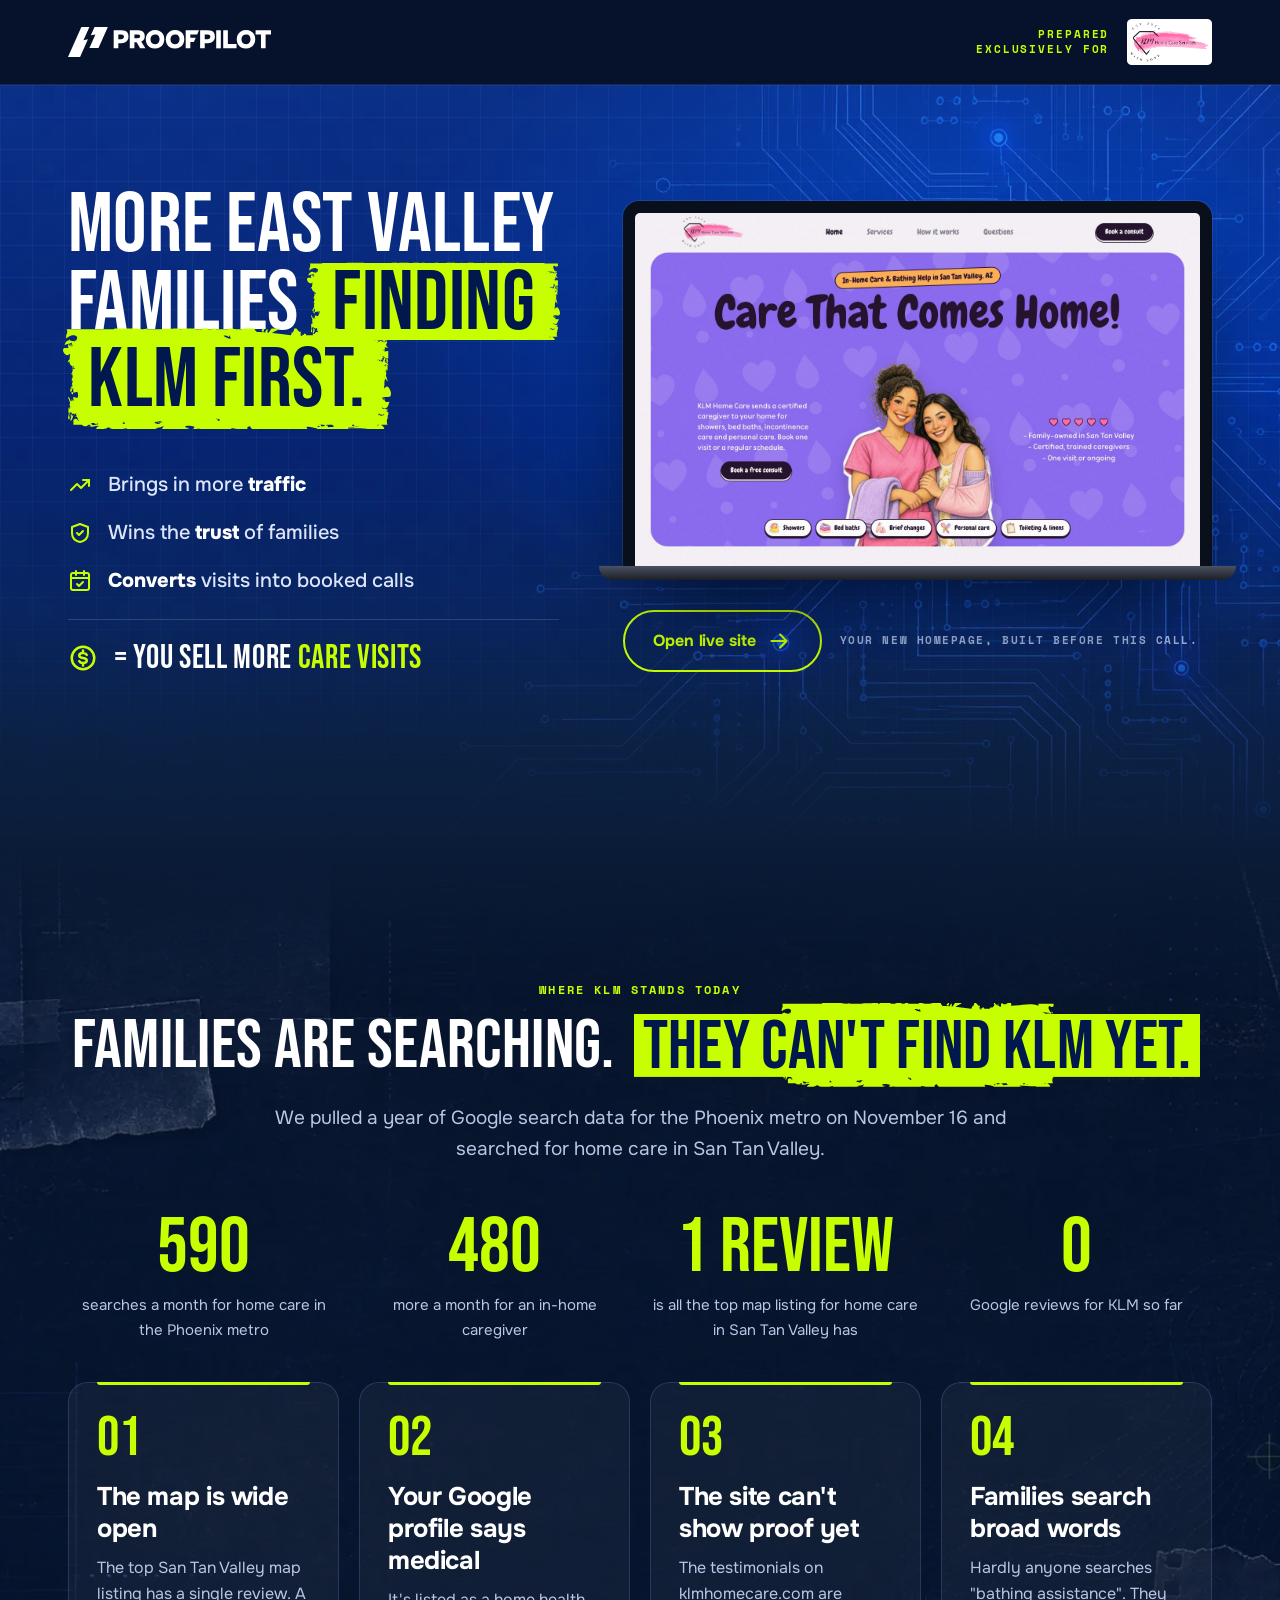
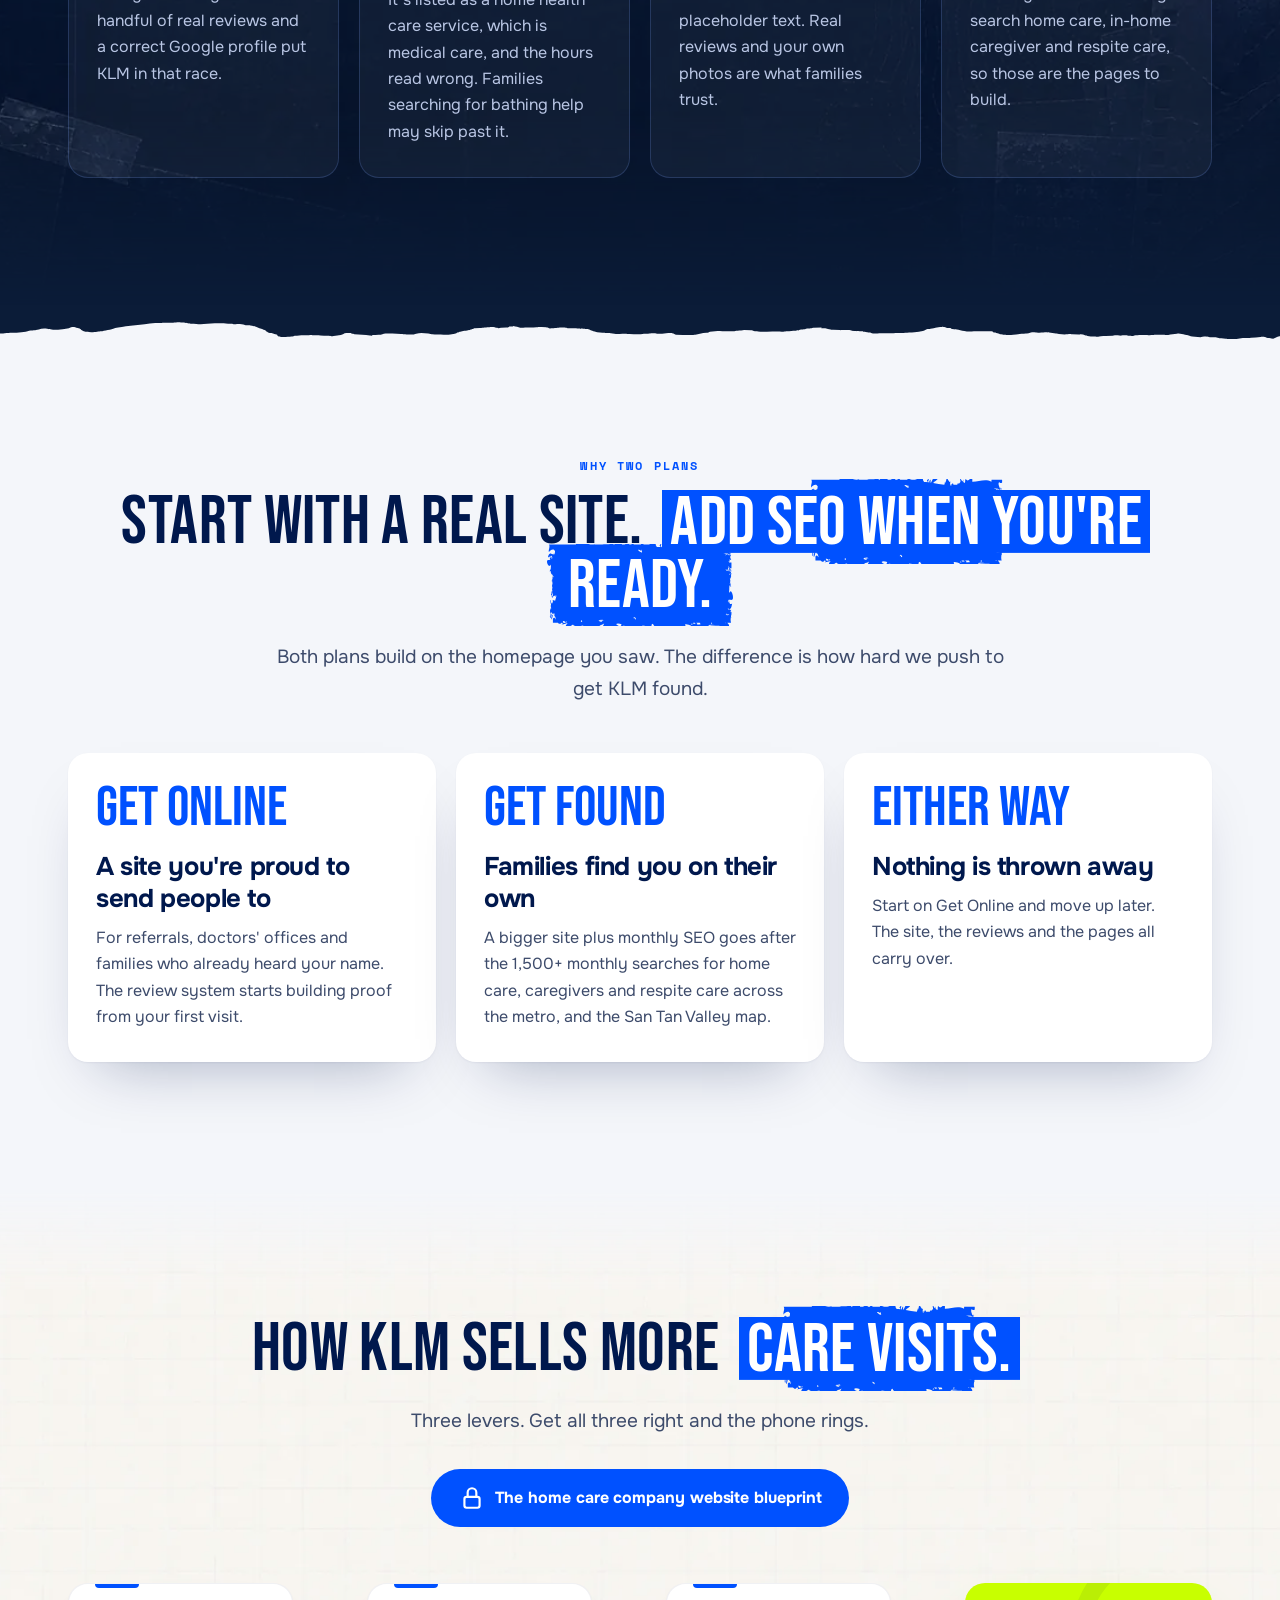
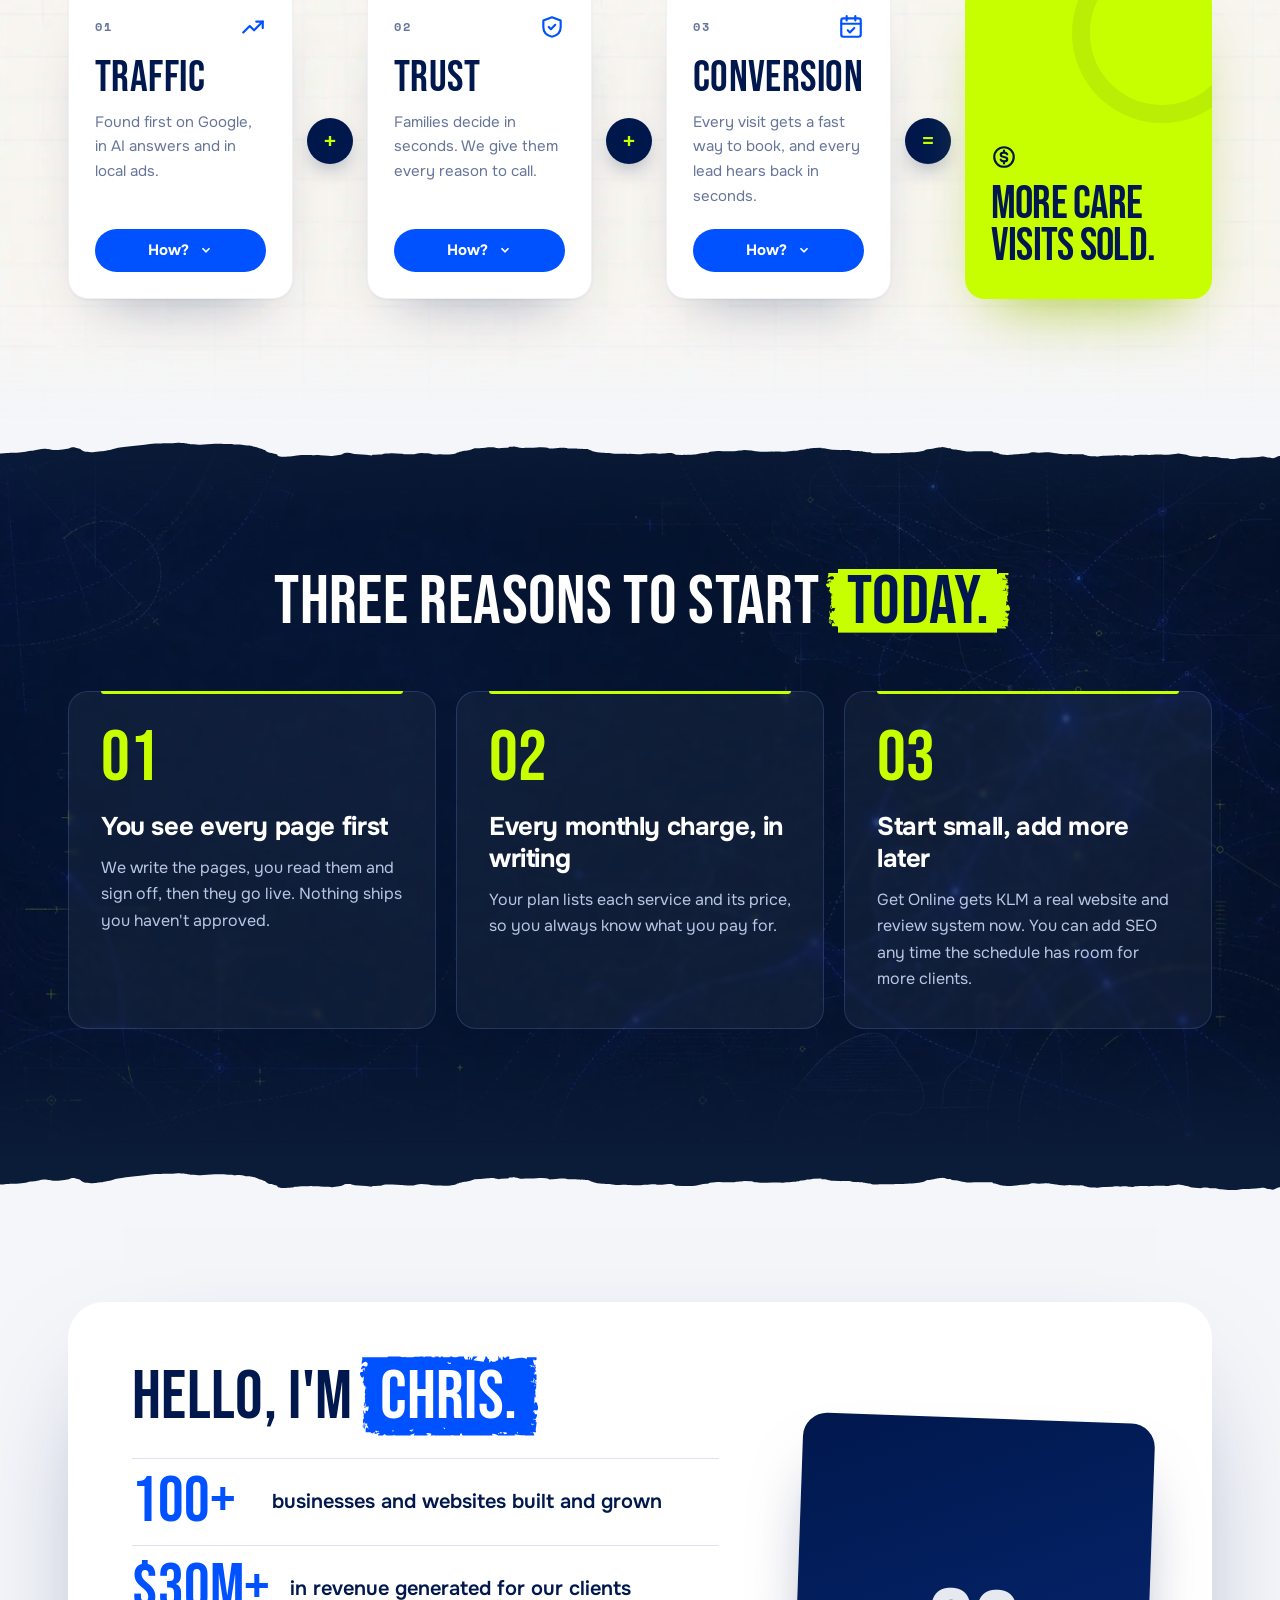
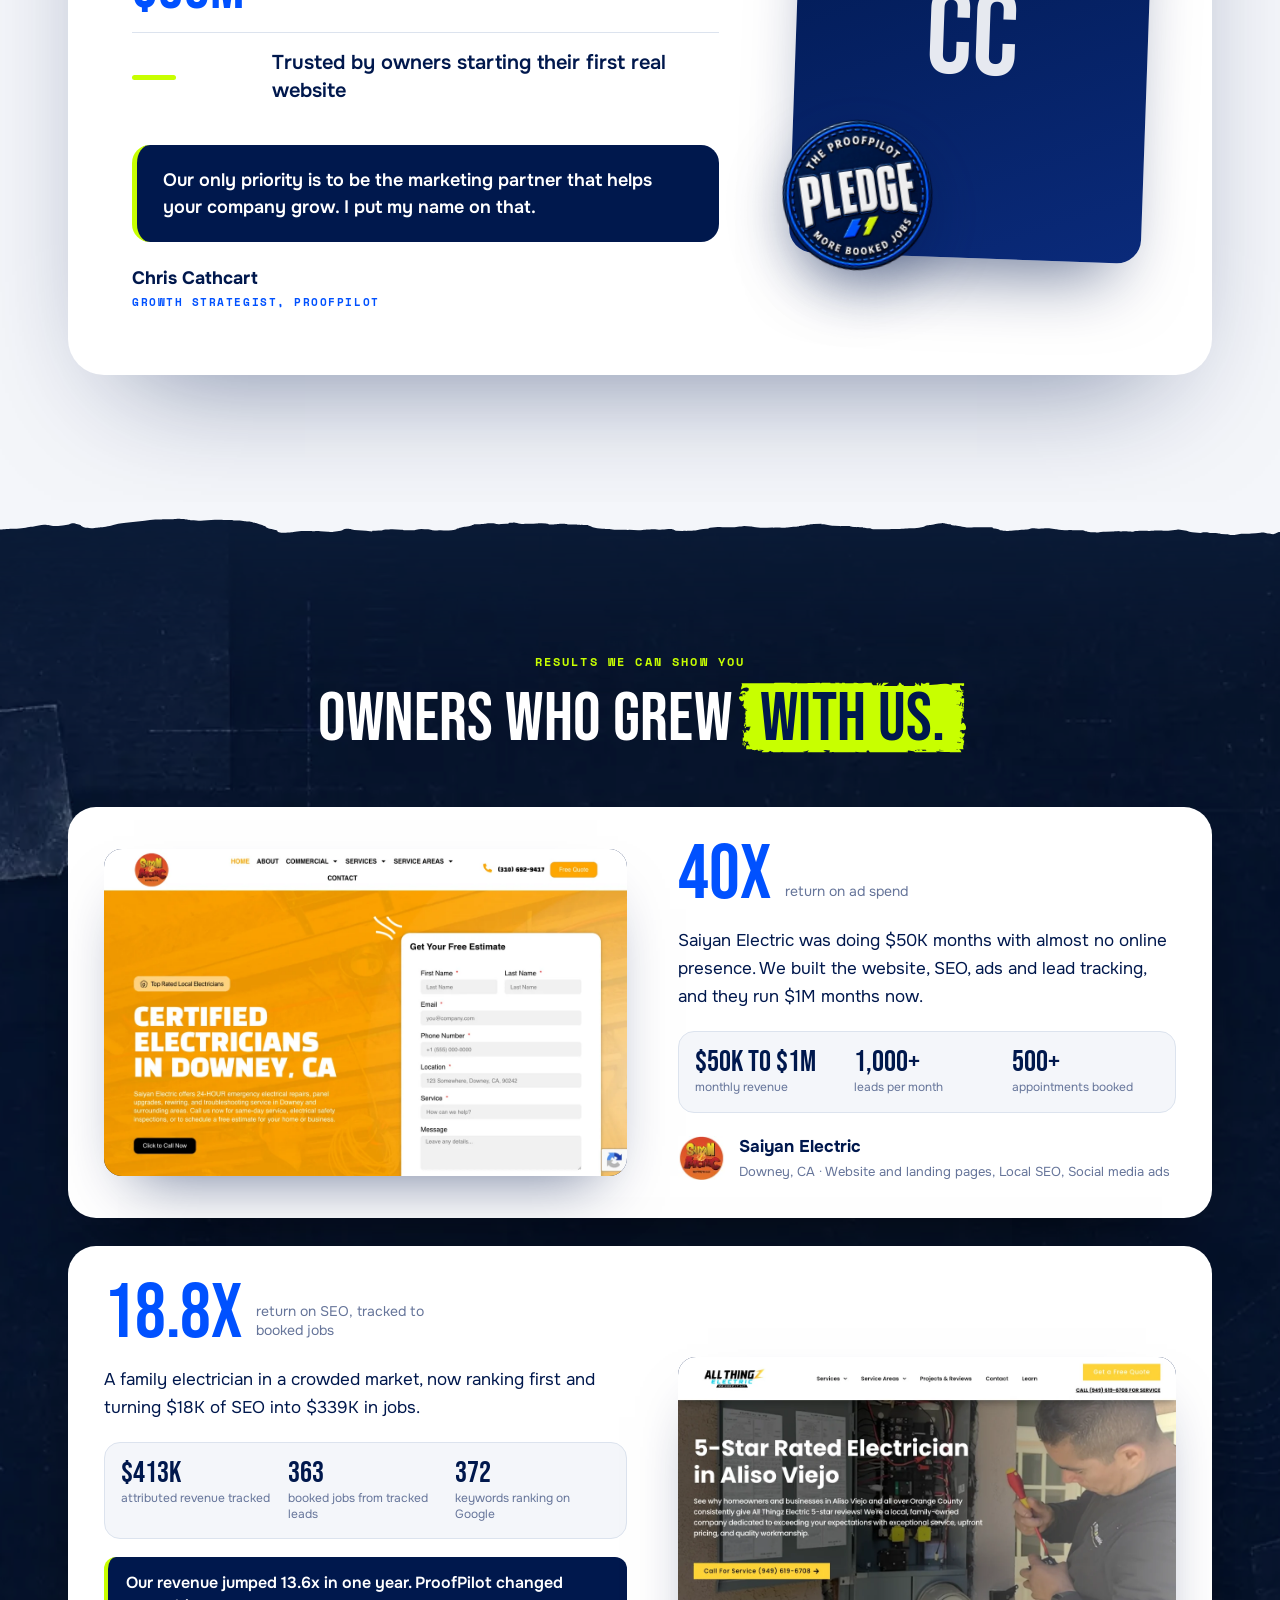
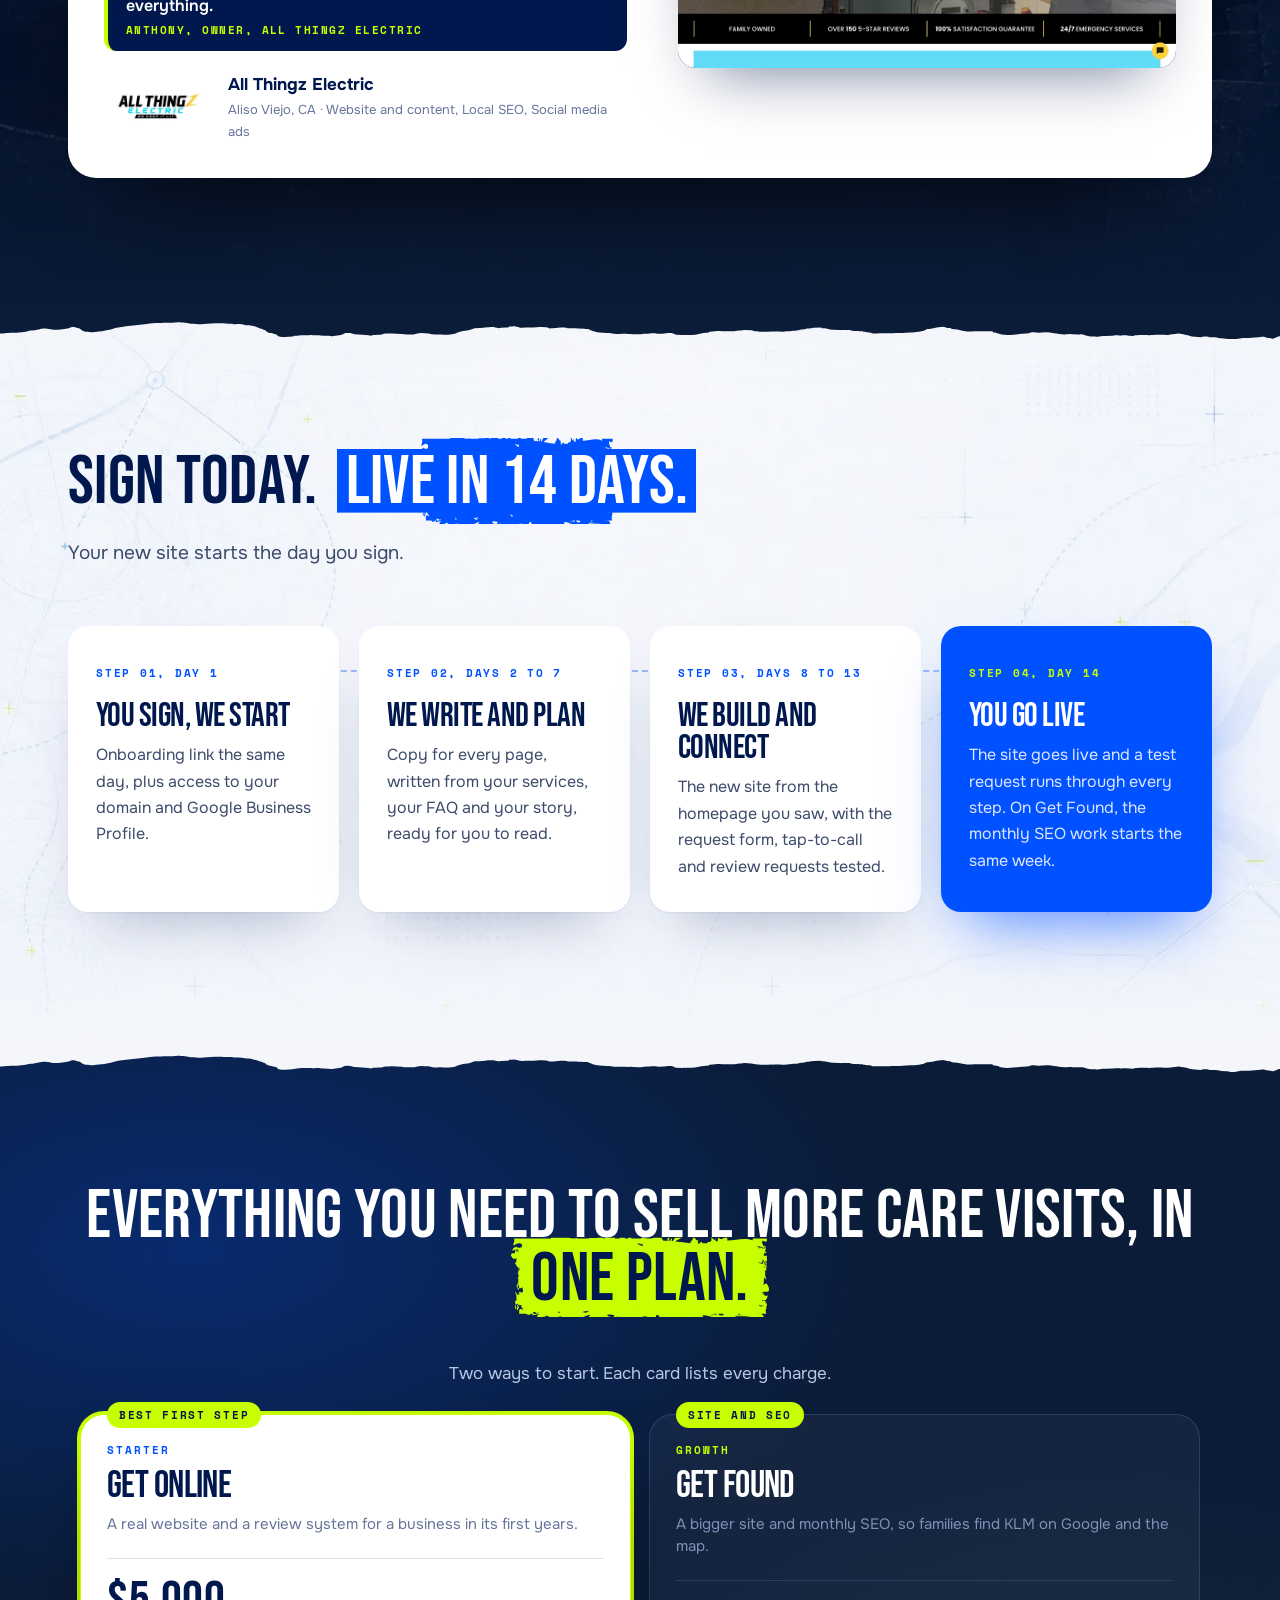
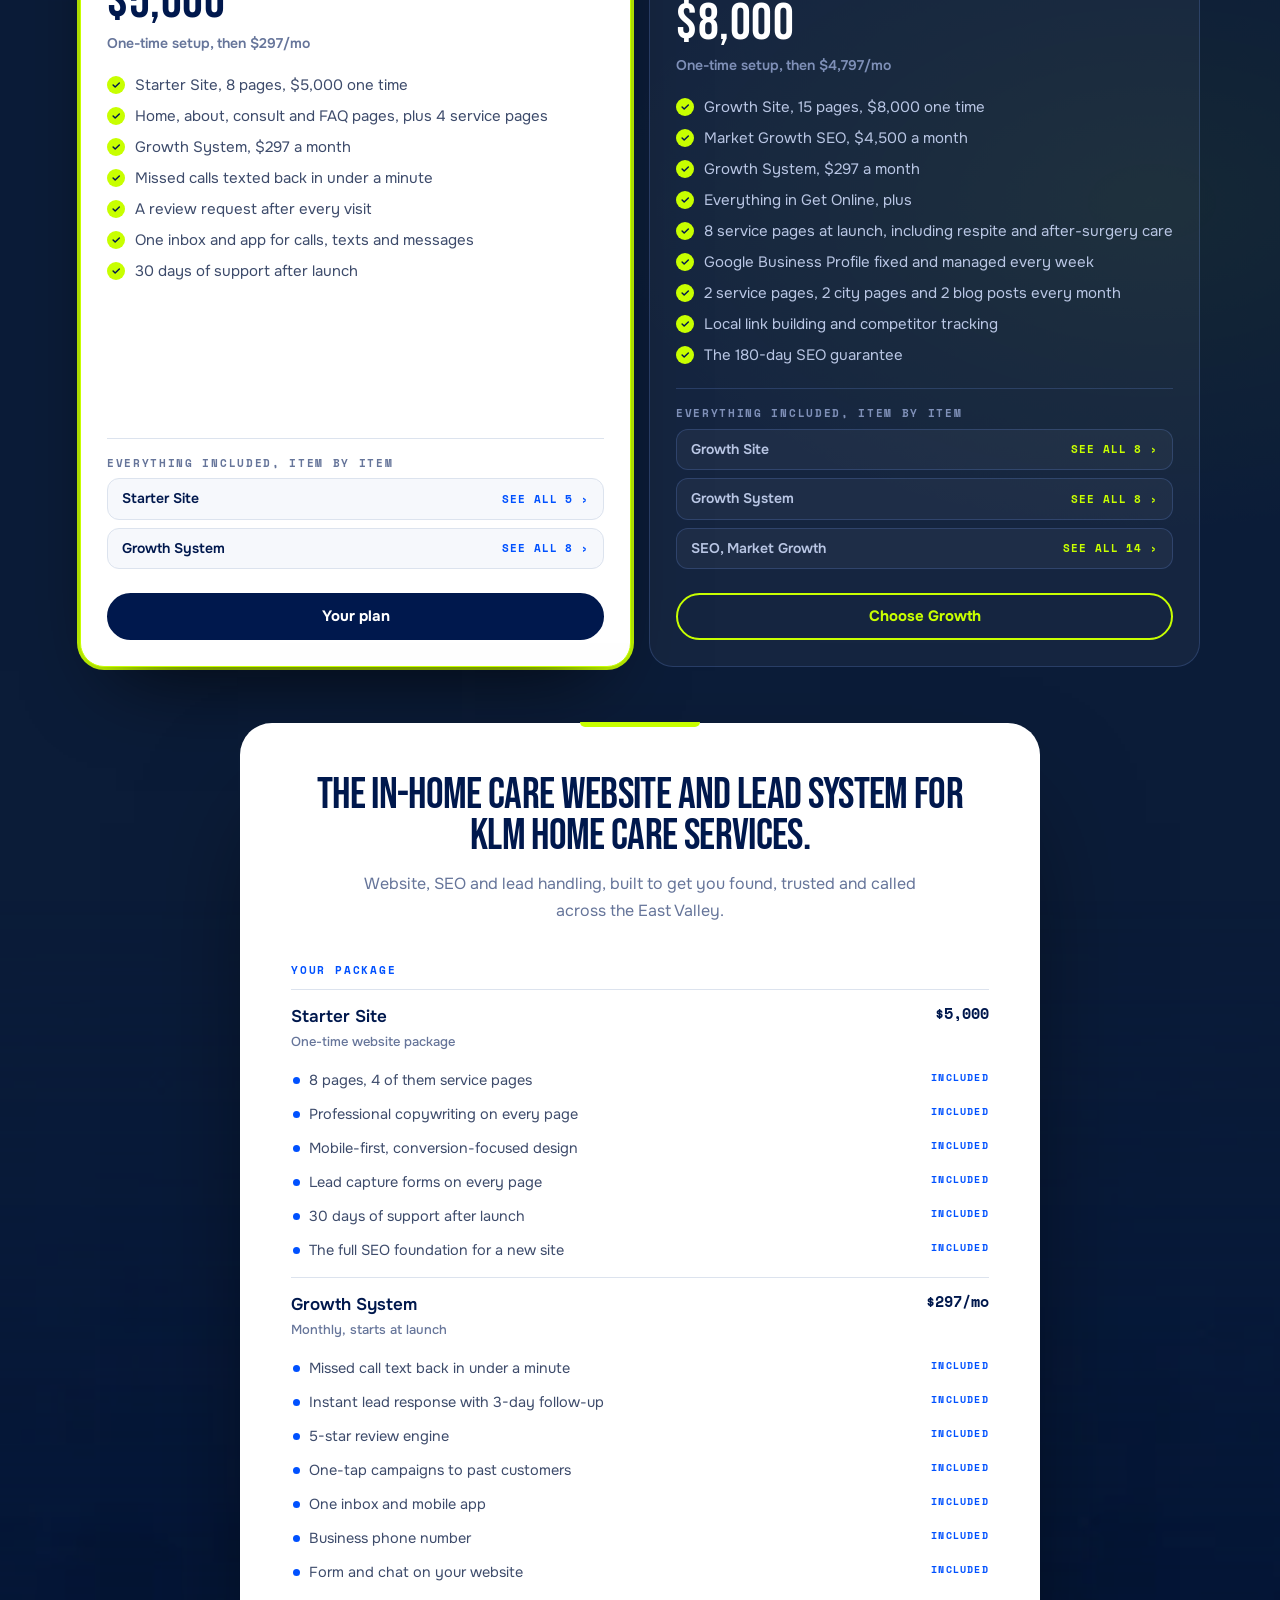
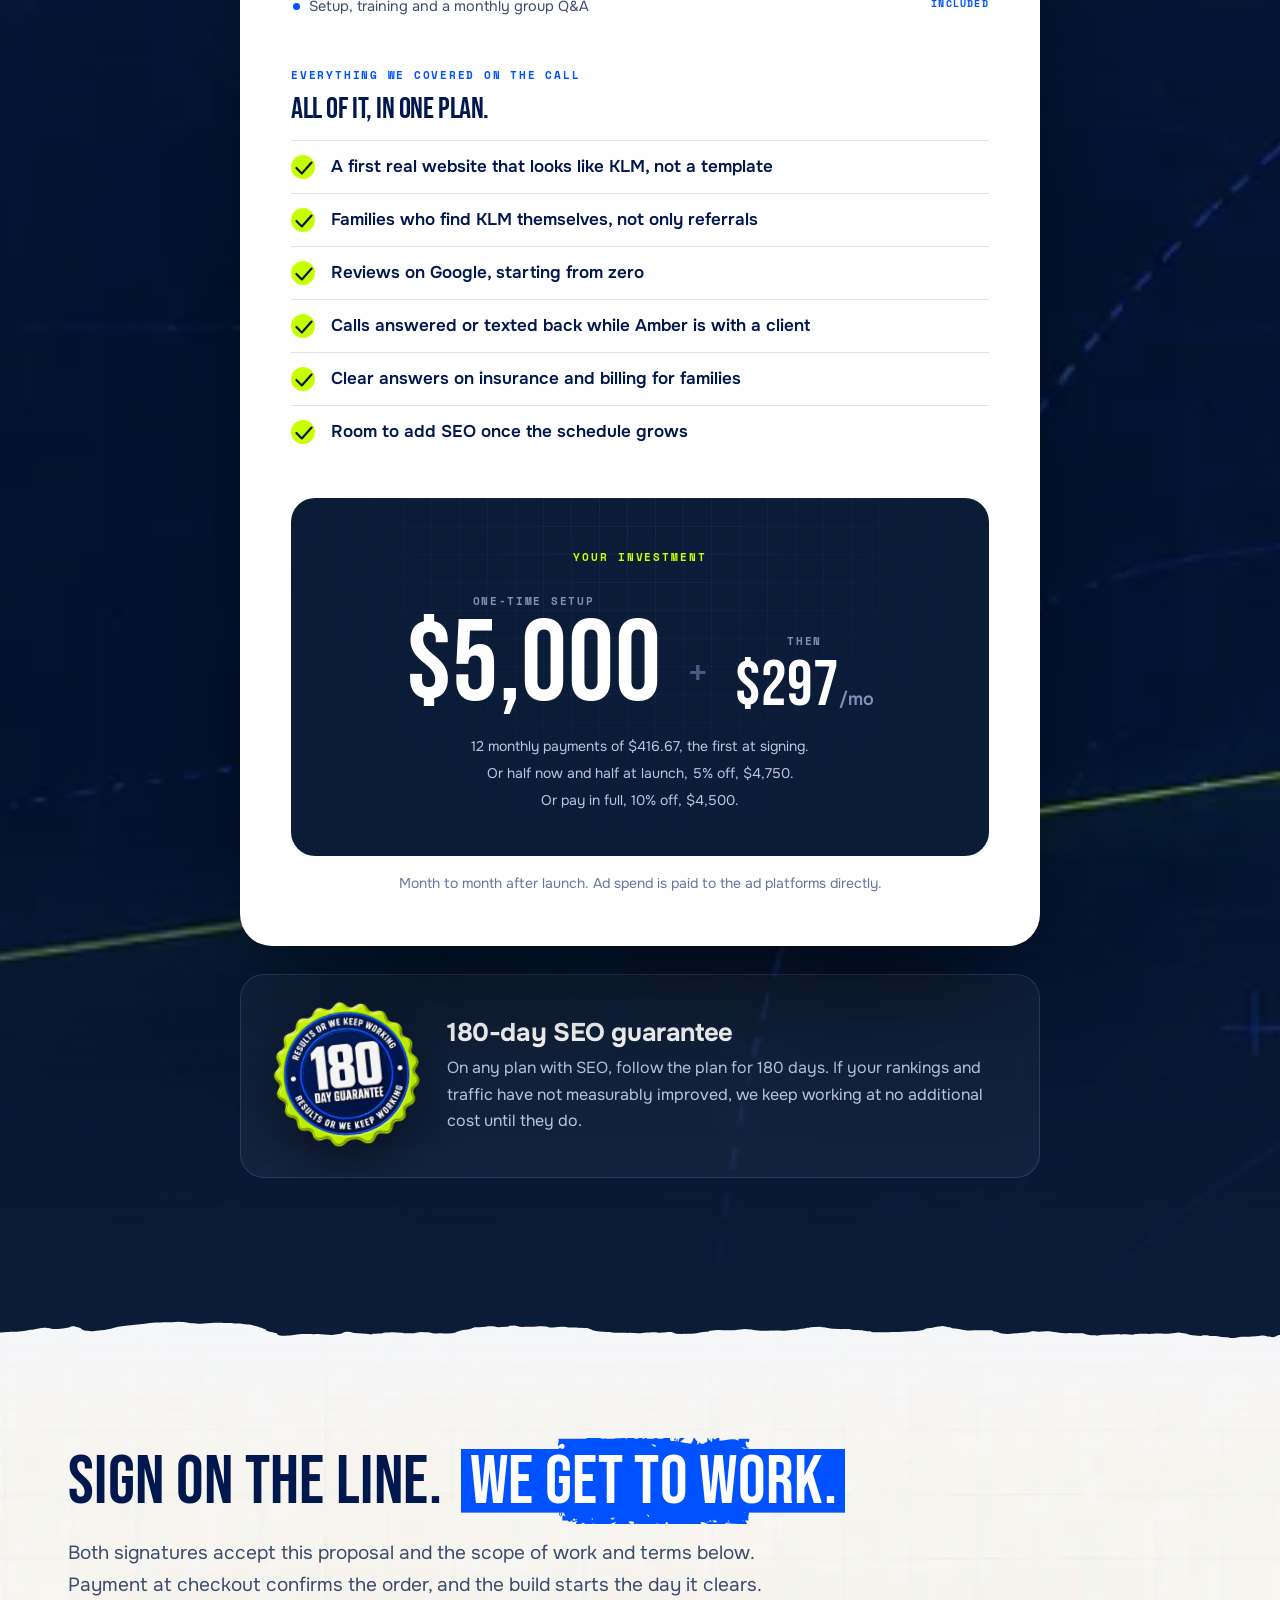
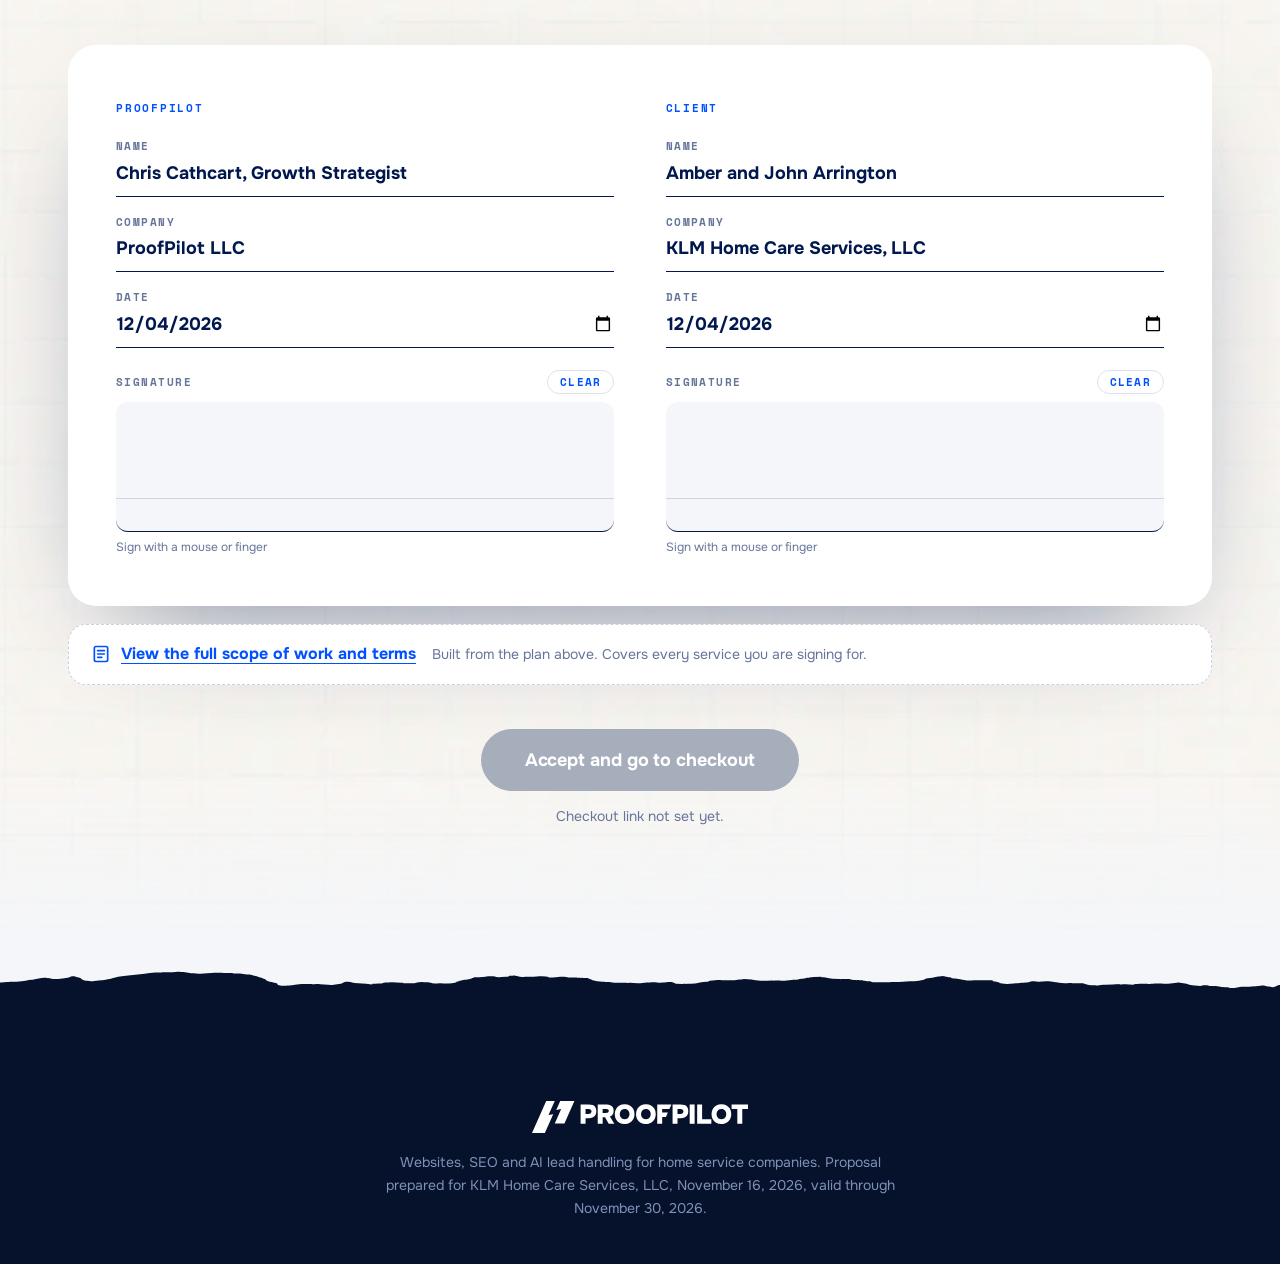
<file: proposal/index.html>
<!doctype html>
<html lang="en">
<head>
<meta charset="utf-8">
<meta name="viewport" content="width=device-width, initial-scale=1">
<meta name="robots" content="noindex, nofollow">
<title>Live Proposal</title>
<style>
@font-face { font-family: "Bebas Neue"; src: url(assets/fonts/BebasNeue-Regular.woff2) format("woff2"); font-weight: 400; font-display: swap; }
@font-face { font-family: "Onest"; src: url(assets/fonts/Onest-VariableFont_wght.woff2) format("woff2"); font-weight: 100 900; font-display: swap; }
@font-face { font-family: "Space Mono"; src: url(assets/fonts/SpaceMono-Regular.woff2) format("woff2"); font-weight: 400; font-display: swap; }
@font-face { font-family: "Space Mono"; src: url(assets/fonts/SpaceMono-Bold.woff2) format("woff2"); font-weight: 700; font-display: swap; }
:root {
  --navy: #00184D;
  --deep: #0B1C38;
  --night: #06122B;
  --blue: #0051FF;
  --blue-dark: #1747BF;
  --blue-soft: #E8EFFF;
  --lime: #C8FF00;
  --lime-dark: #9FC21A;
  --light: #F4F6FA;
  --white: #FFFFFF;
  --ink: #00184D;
  --body: #3D4B6B;
  --muted: #66759A;
  --line: #DCE3EE;
  --on-dark: #B9C6E4;
  --on-dark-muted: #7F90B8;
  --glass: rgba(255,255,255,0.045);
  --glass-line: rgba(120,160,255,0.2);
  --display: "Bebas Neue", Impact, "Arial Narrow", sans-serif;
  --text: "Onest", system-ui, sans-serif;
  --mono: "Space Mono", ui-monospace, monospace;
  --r: 20px;
  --gutter: clamp(16px, 4vw, 48px);
  --section-y: clamp(80px, 10vw, 136px);
  --tear-h: clamp(22px, 2.6vw, 46px);
  --shadow: 0 1px 2px rgba(0,24,77,0.05), 0 30px 60px -32px rgba(0,24,77,0.35);
  --shadow-lg: 0 50px 120px -55px rgba(0,24,77,0.55);
}
*, *::before, *::after { box-sizing: border-box; }
html { -webkit-text-size-adjust: 100%; scroll-behavior: smooth; }
body { margin: 0; background: var(--light); color: var(--body); font: 400 17px/1.65 var(--text); text-rendering: optimizeLegibility; -webkit-font-smoothing: antialiased; overflow-x: hidden; }
::selection { background: var(--lime); color: var(--navy); }
img { max-width: 100%; display: block; }
a { color: var(--blue); }
button { font: inherit; }
:focus-visible { outline: 2px solid var(--blue); outline-offset: 3px; }
h1, h2 { font-family: var(--display); font-weight: 400; text-transform: uppercase; color: var(--ink); margin: 0; letter-spacing: 0.005em; line-height: 0.92; }
h1 { font-size: clamp(56px, 6.6vw, 104px); }
h2 { font-size: clamp(46px, 5.4vw, 84px); }
h3 { font: 700 clamp(21px, 2vw, 26px)/1.25 var(--text); color: var(--ink); margin: 0; letter-spacing: -0.015em; }
h1 em, h2 em {
  --mk: var(--blue);
  font-style: normal; color: #fff; padding: 0.04em 0.3em 0; margin: 0 -0.06em;
  background: url(assets/img/marker-blue.svg) center / 100% 100% no-repeat, linear-gradient(var(--mk), var(--mk)) center / calc(100% - 0.36em) 74% no-repeat;
  -webkit-box-decoration-break: clone; box-decoration-break: clone;
}
.dark h1 em, .dark h2 em, .hero h1 em { --mk: var(--lime); color: var(--navy); background-image: url(assets/img/marker-lime.svg), linear-gradient(var(--mk), var(--mk)); }
p { margin: 0 0 1em; }
.wrap { max-width: 1240px; margin: 0 auto; padding: 0 var(--gutter); position: relative; }
.section { padding: var(--section-y) 0; position: relative; }
.center { text-align: center; }
.center .lede { margin-left: auto; margin-right: auto; }
.lede { font-size: 19px; max-width: 58ch; color: var(--body); margin-top: 24px; }
.kicker { display: inline-block; font: 700 12px/1.2 var(--mono); letter-spacing: 0.18em; text-transform: uppercase; color: var(--blue); margin: 0 0 18px; }
.dark .kicker { color: var(--lime); }
.num { font-variant-numeric: tabular-nums; }
.hidden { display: none !important; }
.ico { width: 26px; height: 26px; flex: none; }

/* Section surfaces */
.stone { background-color: var(--light); }
.paper, .map { background: var(--light); }
.paper::after, .map::after { content: ""; position: absolute; inset: 0; background: url(assets/img/paper-warm-light.webp) center / cover; opacity: 0.9; pointer-events: none; -webkit-mask-image: linear-gradient(to bottom, transparent, #000 12%, #000 85%, transparent); mask-image: linear-gradient(to bottom, transparent, #000 12%, #000 85%, transparent); }
.map::after { background-image: url(assets/img/local-map-contours-light.webp); opacity: 0.7; }
.paper > .wrap, .map > .wrap { z-index: 1; }
.dark { background: var(--deep); color: var(--on-dark); }
.dark h1, .dark h2, .dark h3 { color: var(--white); }
.dark .lede { color: var(--on-dark); }
.grid-bg { background-image: linear-gradient(to right, rgba(120,160,255,0.07) 1px, transparent 1px), linear-gradient(to bottom, rgba(120,160,255,0.07) 1px, transparent 1px); background-size: 32px 32px; }
.tex { position: absolute; inset: 0; background-position: center; background-size: cover; pointer-events: none; -webkit-mask-image: linear-gradient(to bottom, transparent, #000 14%, #000 82%, transparent); mask-image: linear-gradient(to bottom, transparent, #000 14%, #000 82%, transparent); }
.hero .tex { -webkit-mask-image: linear-gradient(to bottom, #000 70%, transparent); mask-image: linear-gradient(to bottom, #000 70%, transparent); }
.callback .tex { -webkit-mask-image: none; mask-image: none; }
.dark > .wrap { z-index: 1; }

/* Torn paper edges: the section above tears its ragged edge onto this one */
.tear::before { content: ""; position: absolute; left: 0; right: 0; top: -1px; height: var(--tear-h); z-index: 2; pointer-events: none;
  -webkit-mask: url([data-uri]) center / 100% 100% no-repeat; mask: url([data-uri]) center / 100% 100% no-repeat; }
.tear-tall::before { height: calc(var(--tear-h) * 1.5); -webkit-mask-image: url([data-uri]); mask-image: url([data-uri]); }
.from-light::before { background: var(--light); }
.from-dark::before { background: var(--deep); }
.tear { padding-top: calc(var(--section-y) + var(--tear-h) * 0.5); }

/* Buttons */
.btn { display: inline-flex; align-items: center; justify-content: center; gap: 10px; border: 0; border-radius: 999px; padding: 16px 28px; font: 700 16px/1 var(--text); letter-spacing: -0.005em; text-decoration: none; cursor: pointer; transition: background-color 0.18s ease-out, box-shadow 0.18s ease-out, transform 0.18s ease-out, filter 0.18s ease-out; }
.btn:hover { transform: translateY(-1px); }
.btn:active { transform: translateY(0); }
.btn-blue { background: var(--blue); color: #fff; }
.btn-blue:hover { background: var(--blue-dark); box-shadow: 0 12px 30px -10px rgba(0,81,255,0.65); }
.btn-gold { background: var(--lime); color: var(--navy); }
.btn-gold:hover { filter: brightness(1.05); box-shadow: 0 12px 30px -10px rgba(200,255,0,0.6); }
.btn-ghost { background: transparent; color: var(--lime); border: 2px solid var(--lime); }
.btn-ghost:hover { background: var(--lime); color: var(--navy); }
.btn[aria-disabled="true"] { background: #A6ADBB; box-shadow: none; pointer-events: none; }

/* Header */
.top { position: relative; z-index: 5; background: var(--night); border-bottom: 1px solid rgba(120,160,255,0.16); }
.top .wrap { display: flex; align-items: center; justify-content: space-between; gap: 24px; min-height: 84px; }
.agency img { height: 30px; width: auto; }
.for { display: flex; align-items: center; gap: 18px; }
.for small { font: 700 10.5px/1.45 var(--mono); letter-spacing: 0.18em; text-transform: uppercase; color: var(--lime); text-align: right; }
.for .client-logo { max-height: 46px; max-width: 200px; }
.for .client-word { font: 400 30px/1 var(--display); letter-spacing: 0.02em; color: #fff; padding-left: 18px; border-left: 1px solid rgba(255,255,255,0.22); }

/* Hero */
.hero { position: relative; isolation: isolate; color: #fff; padding: clamp(64px, 8vw, 112px) 0 calc(clamp(80px, 10vw, 136px) + var(--tear-h)); overflow: hidden;
  background: radial-gradient(900px 520px at 78% 30%, rgba(0,81,255,0.55), rgba(0,81,255,0) 70%), linear-gradient(180deg, #0A2472 0%, #06185A 45%, var(--deep) 86%); }
.hero .tex { opacity: 0.9; mix-blend-mode: screen; }
.hero .grid-bg { position: absolute; inset: 0; -webkit-mask-image: linear-gradient(to bottom, #000 40%, transparent); mask-image: linear-gradient(to bottom, #000 40%, transparent); }
.hero .wrap { z-index: 1; }
.hero-grid { display: grid; grid-template-columns: minmax(0, 5fr) minmax(0, 6fr); gap: clamp(40px, 5vw, 80px); align-items: center; }
.hero .kicker { color: var(--lime); }
.hero h1 { color: #fff; }
.hero h1 .for-line { display: block; margin-top: 14px; font-size: 0.5em; color: #A9BCEB; letter-spacing: 0.02em; }
.hero h1 .for-line em { font-size: 1.7em; line-height: 1.05; display: inline-block; margin-top: 6px; }
.pillars { list-style: none; margin: 40px 0 0; padding: 0; }
.pillars li { display: flex; align-items: center; gap: 16px; padding: 11px 0; font: 500 clamp(17px, 1.6vw, 20px)/1.3 var(--text); color: #DCE5FA; }
.pillars li b { font-weight: 800; color: #fff; }
.pillars .ico { color: var(--lime); width: 24px; height: 24px; }
.pillars li.total { margin-top: 14px; padding-top: 22px; border-top: 1px solid rgba(255,255,255,0.14); font: 400 clamp(26px, 2.6vw, 34px)/1 var(--display); letter-spacing: 0.02em; text-transform: uppercase; color: #fff; }
.pillars li.total b { color: var(--lime); font-weight: 400; }
.pillars li.total .ico { width: 30px; height: 30px; }
.laptop { position: relative; }
.laptop::before { content: ""; position: absolute; inset: 8% -6% -10%; background: radial-gradient(closest-side, rgba(0,81,255,0.55), transparent); filter: blur(30px); z-index: -1; }
.laptop-screen { background: #0A0F1C; border-radius: 16px 16px 0 0; padding: 12px 12px 0; box-shadow: 0 0 0 1px rgba(255,255,255,0.08), 0 50px 90px -30px rgba(0,0,0,0.85); }
.laptop-screen .site { aspect-ratio: 16 / 10; overflow: hidden; border-radius: 5px 5px 0 0; position: relative; background: var(--navy); }
.laptop-base { height: 14px; margin: 0 -4%; background: linear-gradient(180deg, #4A5160, #1C1F26); border-radius: 0 0 16px 16px; }
.site img.shot { width: 100%; height: 100%; object-fit: cover; object-position: top; }
.site .bg { position: absolute; inset: 0; width: 100%; height: 100%; object-fit: cover; }
.site::after { content: ""; position: absolute; inset: 0; background: linear-gradient(90deg, rgba(0,12,40,0.9) 0%, rgba(0,12,40,0.5) 50%, rgba(0,12,40,0) 80%); pointer-events: none; }
.site.has-shot::after { display: none; }
.s-nav { position: absolute; z-index: 2; inset: 0 0 auto 0; display: flex; justify-content: space-between; align-items: center; padding: 3.5% 5%; font: 700 clamp(9px, 1vw, 13px)/1 var(--text); color: #fff; }
.s-nav span:last-child { background: var(--blue); padding: 0.6em 0.9em; border-radius: 999px; }
.s-copy { position: absolute; z-index: 2; left: 5%; bottom: 12%; width: 58%; color: #fff; }
.s-copy b { display: block; font: 400 clamp(20px, 2.9vw, 40px)/0.95 var(--display); text-transform: uppercase; letter-spacing: 0.01em; }
.s-copy span { display: block; font-size: clamp(8px, 0.9vw, 12px); line-height: 1.45; margin: 0.8em 0 1.1em; opacity: 0.9; }
.s-copy i { display: inline-block; font-style: normal; background: var(--lime); color: var(--navy); font: 700 clamp(7px, 0.85vw, 11px)/1 var(--text); padding: 0.9em 1.4em; border-radius: 999px; }
.hero-actions { display: flex; align-items: center; gap: 18px; margin-top: 30px; flex-wrap: wrap; }
.hero-actions small { color: #9FB0DA; font: 700 11px/1.4 var(--mono); letter-spacing: 0.14em; text-transform: uppercase; }
@media (max-width: 960px) { .hero-grid { grid-template-columns: 1fr; } }

/* Formula */
.formula { display: grid; grid-template-columns: 1fr auto 1fr auto 1fr auto 1.1fr; align-items: stretch; gap: 14px; margin-top: 56px; }
.f-card { position: relative; background: var(--white); border-radius: var(--r); padding: 30px 26px 26px; box-shadow: var(--shadow); display: flex; flex-direction: column; gap: 10px; border: 1px solid rgba(0,24,77,0.06); overflow: hidden; }
.f-card::before { content: ""; position: absolute; left: 26px; top: 0; width: 44px; height: 4px; border-radius: 0 0 4px 4px; background: var(--blue); }
.f-card .f-top { display: flex; justify-content: space-between; align-items: center; color: var(--blue); }
.f-card .f-n { font: 700 12px/1 var(--mono); color: var(--muted); letter-spacing: 0.16em; }
.f-card h3 { font: 400 clamp(38px, 3.4vw, 48px)/0.95 var(--display); text-transform: uppercase; letter-spacing: 0.01em; margin-top: 8px; }
.f-card p { margin: 0 0 10px; font-size: 15px; color: var(--muted); flex: 1; }
.f-how { width: 100%; padding: 14px; font-size: 15px; }
.f-how svg { transition: transform 0.2s ease-out; }
.f-how[aria-expanded="true"] { background: var(--navy); }
.f-how[aria-expanded="true"] svg { transform: rotate(180deg); }
.f-op { align-self: center; justify-self: center; width: 46px; height: 46px; border-radius: 50%; display: grid; place-items: center; background: var(--navy); color: var(--lime); font: 400 30px/1 var(--display); padding-top: 3px; box-shadow: 0 10px 24px -10px rgba(0,24,77,0.6); }
.f-total { position: relative; overflow: hidden; background: var(--lime); border-radius: var(--r); padding: 30px 26px; display: flex; flex-direction: column; justify-content: flex-end; color: var(--navy); box-shadow: 0 30px 60px -28px rgba(159,194,26,0.9); }
.f-total::after { content: ""; position: absolute; right: -40px; top: -40px; width: 180px; height: 180px; border-radius: 50%; border: 18px solid rgba(0,24,77,0.07); }
.f-total h3 { font: 400 clamp(38px, 3.6vw, 52px)/0.92 var(--display); text-transform: uppercase; color: var(--navy); }
@media (max-width: 1020px) { .formula { grid-template-columns: 1fr; } .f-op { padding: 2px 0; } }
.panel { margin-top: 28px; background: var(--white); border-radius: 24px; box-shadow: var(--shadow-lg); padding: clamp(24px, 4vw, 52px); border: 1px solid rgba(0,24,77,0.06); animation: rise 0.35s cubic-bezier(0.22, 1, 0.36, 1); }
@keyframes rise { from { opacity: 0; transform: translateY(10px); } to { opacity: 1; transform: none; } }
.tabs { display: flex; gap: 4px; margin: 0 0 0; overflow-x: auto; border-bottom: 2px solid var(--navy); }
.tab { flex: none; border: 0; background: var(--light); border-radius: 10px 10px 0 0; padding: 12px 20px; font: 700 12px/1.2 var(--mono); letter-spacing: 0.14em; text-transform: uppercase; color: var(--muted); cursor: pointer; display: flex; gap: 10px; align-items: center; }
.tab .tp { color: var(--blue); letter-spacing: 0.04em; }
.tab[aria-selected="true"] { background: var(--navy); color: #fff; }
.tab[aria-selected="true"] .tp { color: var(--lime); }
.tabs + [data-pane], [data-pane] { padding-top: 36px; }
.tree { display: grid; grid-template-columns: repeat(3, 1fr); gap: 36px; }
@media (max-width: 760px) { .tree { grid-template-columns: 1fr; } }
.tree h4 { margin: 0 0 12px; font: 700 11.5px/1.2 var(--mono); letter-spacing: 0.16em; text-transform: uppercase; color: var(--muted); display: flex; justify-content: space-between; }
.tree h4 span { color: var(--blue); }
.tree ul { list-style: none; margin: 0; padding: 0; }
.tree li { position: relative; padding: 9px 0 9px 18px; border-top: 1px solid var(--line); font-weight: 600; color: var(--ink); font-size: 15.5px; display: flex; justify-content: space-between; gap: 12px; }
.tree li::before { content: ""; position: absolute; left: 0; top: 50%; width: 8px; height: 8px; margin-top: -4px; border-radius: 2px; background: var(--blue); opacity: 0.85; }
.tree li small { color: var(--muted); font-weight: 400; font-size: 13px; font-family: var(--mono); }
.totals { display: flex; flex-wrap: wrap; gap: 14px 44px; margin: 40px 0 0; padding-top: 28px; border-top: 2px solid var(--navy); }
.totals div { font: 400 56px/0.9 var(--display); color: var(--ink); }
.totals div span { display: block; font: 700 11px/1.3 var(--mono); letter-spacing: 0.14em; text-transform: uppercase; color: var(--muted); margin-top: 8px; }
.totals div.big { color: var(--blue); }
.serp { margin-top: 44px; border-radius: 18px; padding: clamp(20px, 3vw, 36px); background: var(--light) url(assets/img/local-map-contours-light.webp) center / cover; border: 1px solid var(--line); }
.serp-q { display: flex; align-items: center; gap: 12px; background: #fff; border-radius: 999px; padding: 13px 20px; font-size: 15px; color: var(--ink); max-width: 540px; box-shadow: 0 10px 30px -18px rgba(0,24,77,0.5); }
.serp-q img { width: 20px; height: 20px; }
.serp-r { margin-top: 18px; max-width: 640px; background: #fff; border-radius: 14px; padding: 18px 20px; box-shadow: 0 10px 30px -18px rgba(0,24,77,0.5); border-left: 4px solid var(--lime); }
.serp-r small { color: #4D5156; font-size: 13px; }
.serp-r b { display: block; font: 400 20px/1.3 Arial, sans-serif; color: #1A0DAB; margin: 4px 0; }
.serp-r p { font-size: 14px; color: #4D5156; margin: 0; }
.serp-cap { margin: 16px 0 0; font: 700 11px/1.5 var(--mono); letter-spacing: 0.12em; text-transform: uppercase; color: var(--muted); }
.channel { display: grid; grid-template-columns: minmax(0, 5fr) minmax(0, 6fr); gap: clamp(24px, 4vw, 60px); align-items: start; }
@media (max-width: 860px) { .channel { grid-template-columns: 1fr; } }
.price-tag { font: 400 80px/0.9 var(--display); color: var(--ink); margin: 18px 0 6px; }
.price-tag small { font: 600 16px/1 var(--text); color: var(--muted); }
.steps { list-style: none; margin: 0; padding: 0; counter-reset: st; }
.steps li { counter-increment: st; display: grid; grid-template-columns: 52px 1fr; gap: 16px; align-items: center; padding: 16px 0; border-top: 1px solid var(--line); font-weight: 600; color: var(--ink); }
.steps li::before { content: counter(st, decimal-leading-zero); font: 400 34px/1 var(--display); color: var(--blue); }
.points { display: grid; grid-template-columns: 1fr 1fr; gap: 16px; }
@media (max-width: 760px) { .points { grid-template-columns: 1fr; } }
.point { padding: 22px; border-radius: 16px; background: var(--light); display: grid; grid-template-columns: 44px 1fr; gap: 14px; }
.point .ico { color: var(--blue); width: 30px; height: 30px; }
.point b { display: block; font: 700 18px/1.3 var(--text); color: var(--ink); margin-bottom: 4px; }
.point span { color: var(--body); font-size: 15.5px; }
.blueprint-row { margin-top: 32px; }

/* Reasons (dark) */
.reasons { display: grid; grid-template-columns: repeat(3, 1fr); gap: 20px; margin-top: 56px; }
@media (max-width: 900px) { .reasons { grid-template-columns: 1fr; } }
.reason { position: relative; background: var(--glass); border: 1px solid var(--glass-line); border-radius: var(--r); padding: 36px 32px; backdrop-filter: blur(2px); }
.reason::before { content: ""; position: absolute; left: 32px; right: 32px; top: -1px; height: 3px; background: var(--lime); border-radius: 0 0 3px 3px; }
.reason .rn { font: 400 72px/0.85 var(--display); color: var(--lime); }
.reason h3 { margin: 22px 0 12px; color: #fff; }
.reason p { margin: 0; font-size: 16px; color: var(--on-dark); }

/* AI infrastructure */
.ai-block { margin-top: clamp(56px, 8vw, 104px); }
.ai-block + .ai-block { padding-top: clamp(56px, 8vw, 104px); border-top: 1px solid var(--line); }
.ai-block > .center > h3, .ai-block.center > h3 { font: 400 clamp(34px, 3.4vw, 48px)/0.95 var(--display); text-transform: uppercase; }
.demo { display: grid; grid-template-columns: 1fr auto 1.1fr auto 0.9fr; gap: 20px; align-items: center; margin-top: 48px; }
@media (max-width: 960px) { .demo { grid-template-columns: 1fr; justify-items: center; } .demo .arrow { transform: rotate(90deg); } }
.arrow { color: var(--blue); }
.mini-laptop { width: 100%; max-width: 340px; }
.mini-laptop .scr { background: #0A0F1C; border-radius: 12px 12px 0 0; padding: 8px; box-shadow: var(--shadow); }
.mini-laptop .scr div { aspect-ratio: 16/10; background: #fff center / cover no-repeat; border-radius: 3px; position: relative; }
.mini-laptop .bubble-btn { position: absolute; right: 8%; bottom: 10%; width: 50px; height: 50px; border-radius: 50%; background: var(--lime); color: var(--navy); display: grid; place-items: center; box-shadow: 0 0 0 6px rgba(200,255,0,0.25), 0 10px 24px -6px rgba(0,0,0,0.6); animation: ping 2.4s ease-out infinite; }
@keyframes ping { 0%, 100% { box-shadow: 0 0 0 0 rgba(200,255,0,0.45), 0 10px 24px -6px rgba(0,0,0,0.6); } 60% { box-shadow: 0 0 0 14px rgba(200,255,0,0), 0 10px 24px -6px rgba(0,0,0,0.6); } }
.mini-laptop .base { height: 8px; background: #3A3F4A; border-radius: 0 0 8px 8px; margin: 0 -3%; }
.cap { display: block; text-align: center; margin-top: 18px; font: 700 11px/1.2 var(--mono); letter-spacing: 0.16em; text-transform: uppercase; color: var(--muted); }
.chat { width: 100%; max-width: 360px; background: #fff; border-radius: 22px; box-shadow: var(--shadow-lg); overflow: hidden; border: 1px solid rgba(0,24,77,0.06); }
.chat-h { background: var(--navy); color: #fff; padding: 16px 20px; font: 700 15px/1.2 var(--text); display: block; position: relative; padding-left: 58px; }
.chat-h::before { content: ""; position: absolute; left: 18px; top: 50%; width: 28px; height: 28px; margin-top: -14px; border-radius: 50%; background: var(--blue) url(assets/img/logo-mark.svg) center / 60% no-repeat; box-shadow: 0 0 0 2px var(--lime); }
.chat-h small { display: block; font: 500 12px/1.4 var(--text); color: var(--lime); margin-top: 2px; }
.chat-b { padding: 18px; display: grid; gap: 10px; font-size: 14px; line-height: 1.45; background: var(--light); }
.msg { max-width: 85%; padding: 10px 14px; border-radius: 16px; }
.msg.user { justify-self: end; background: var(--blue); color: #fff; border-bottom-right-radius: 4px; }
.msg.bot { background: #fff; color: var(--ink); border-bottom-left-radius: 4px; box-shadow: 0 4px 12px -8px rgba(0,24,77,0.4); }
.phone { width: 236px; background: #05070D; border-radius: 40px; padding: 11px; box-shadow: 0 0 0 1px rgba(255,255,255,0.06), 0 40px 70px -26px rgba(0,24,77,0.7); }
.phone-s { position: relative; overflow: hidden; background: radial-gradient(260px 200px at 50% 20%, rgba(0,81,255,0.6), transparent 70%), var(--night); border-radius: 30px; padding: 48px 16px 30px; text-align: center; color: #fff; }
.phone-s::before { content: ""; position: absolute; top: 12px; left: 50%; width: 70px; height: 18px; margin-left: -35px; border-radius: 10px; background: #000; }
.phone-s small { color: var(--lime); font: 700 10px/1 var(--mono); letter-spacing: 0.16em; text-transform: uppercase; }
.phone-s b { display: block; font: 400 30px/1 var(--display); letter-spacing: 0.02em; text-transform: uppercase; margin: 10px 0 4px; }
.phone-s p { font-size: 13px; color: var(--on-dark); margin: 12px 0 22px; line-height: 1.45; }
.phone-s .keys { display: flex; justify-content: center; gap: 34px; }
.phone-s .keys span { width: 54px; height: 54px; border-radius: 50%; display: grid; place-items: center; font: 400 28px/1 var(--display); }
.k-end { background: #E5484D; }
.k-one { background: var(--lime); color: var(--navy); animation: ping 2.4s ease-out infinite; }
.callback { position: relative; overflow: hidden; border-radius: 32px; background: var(--deep); color: var(--on-dark); padding: clamp(40px, 6vw, 80px) clamp(20px, 4vw, 64px); border-top: 0 !important; }
.callback .tex { opacity: 0.85; }
.callback > * { position: relative; }
.callback h3 { color: #fff; }
.callback .lede { color: var(--on-dark); }
.pill { display: inline-flex; align-items: center; gap: 12px; background: rgba(200,255,0,0.1); border: 1px solid rgba(200,255,0,0.45); color: #fff; border-radius: 999px; padding: 12px 24px; font: 700 12px/1 var(--mono); letter-spacing: 0.14em; text-transform: uppercase; margin-top: 28px; }
.pill b { color: var(--lime); font: 400 24px/1 var(--display); letter-spacing: 0.03em; }
.flow { display: grid; grid-template-columns: repeat(4, 1fr); gap: 16px; margin-top: 44px; counter-reset: fl; }
@media (max-width: 900px) { .flow { grid-template-columns: 1fr 1fr; } }
@media (max-width: 520px) { .flow { grid-template-columns: 1fr; } }
.flow div { background: var(--glass); border: 1px solid var(--glass-line); border-radius: 18px; padding: 24px; }
.flow div:last-child { background: var(--lime); border-color: var(--lime); color: var(--navy); }
.flow div:last-child b { color: var(--navy); }
.flow div:last-child small { color: var(--navy); }
.flow small { font: 700 11px/1 var(--mono); letter-spacing: 0.16em; text-transform: uppercase; color: var(--lime); }
.flow b { display: block; font: 400 28px/1 var(--display); text-transform: uppercase; letter-spacing: 0.01em; color: #fff; margin: 12px 0 8px; }
.flow span { font-size: 15px; }
.expand { display: flex; align-items: center; justify-content: center; gap: 18px; background: none; border: 0; cursor: pointer; margin: 0 auto; padding: 8px; }
.expand h2 { font-size: clamp(40px, 4.2vw, 64px); }
.expand .chev { width: 48px; height: 48px; border-radius: 50%; background: var(--navy); color: var(--lime); display: grid; place-items: center; transition: transform 0.25s ease-out; flex: none; }
.expand[aria-expanded="true"] .chev { transform: rotate(180deg); }
.rep { display: grid; grid-template-columns: 1fr 1fr; gap: 48px; margin-top: 40px; align-items: center; }
@media (max-width: 860px) { .rep { grid-template-columns: 1fr; } }
.review { background: #fff; border-radius: var(--r); padding: 26px; box-shadow: var(--shadow-lg); }
.review .stars { color: #F5B400; letter-spacing: 2px; }
.review .reply { margin-top: 16px; padding: 16px; background: var(--blue-soft); border-radius: 12px; font-size: 15px; color: var(--ink); border-left: 3px solid var(--blue); }
.review .reply small { display: block; font: 700 10.5px/1 var(--mono); letter-spacing: 0.14em; text-transform: uppercase; color: var(--blue); margin-bottom: 8px; }
.tag { display: inline-block; font: 700 10px/1 var(--mono); letter-spacing: 0.14em; text-transform: uppercase; color: var(--muted); background: var(--light); padding: 6px 9px; border-radius: 999px; }

/* ROI (dark) */
.roi { display: grid; grid-template-columns: minmax(0, 1fr) minmax(0, 1fr); gap: clamp(32px, 5vw, 72px); margin-top: 52px; align-items: start; }
@media (max-width: 900px) { .roi { grid-template-columns: 1fr; } }
.slider { margin-bottom: 34px; }
.slider label { display: flex; justify-content: space-between; align-items: baseline; gap: 12px; font: 700 11px/1.3 var(--mono); letter-spacing: 0.14em; text-transform: uppercase; color: var(--on-dark); margin-bottom: 14px; }
.slider label b { font: 400 34px/1 var(--display); color: var(--lime); letter-spacing: 0.02em; }
input[type=range] { -webkit-appearance: none; appearance: none; width: 100%; height: 6px; border-radius: 3px; background: linear-gradient(90deg, var(--blue), rgba(120,160,255,0.25)); outline-offset: 6px; }
input[type=range]::-webkit-slider-thumb { -webkit-appearance: none; width: 26px; height: 26px; border-radius: 50%; background: var(--lime); border: 5px solid var(--deep); box-shadow: 0 0 0 2px var(--lime), 0 0 20px rgba(200,255,0,0.5); cursor: pointer; }
input[type=range]::-moz-range-thumb { width: 18px; height: 18px; border-radius: 50%; background: var(--lime); border: 4px solid var(--deep); cursor: pointer; }
.roi-out { position: relative; background: rgba(6,18,43,0.7); border: 1px solid var(--glass-line); border-radius: 24px; padding: clamp(26px, 3vw, 44px); text-align: center; backdrop-filter: blur(6px); }
.roi-out::before { content: ""; position: absolute; left: 40px; right: 40px; top: -1px; height: 3px; background: var(--lime); border-radius: 0 0 3px 3px; }
.roi-out small { font: 700 11px/1.4 var(--mono); letter-spacing: 0.16em; text-transform: uppercase; color: var(--lime); }
.roi-big { font: 400 clamp(76px, 8.4vw, 124px)/0.9 var(--display); color: #fff; margin: 16px 0 8px; }
.roi-big span:first-child { color: var(--lime); }
.roi-big sub { font: 600 20px/1 var(--text); color: var(--on-dark-muted); vertical-align: baseline; }
.roi-row { display: grid; grid-template-columns: 1fr 1fr; gap: 16px; margin-top: 28px; padding-top: 28px; border-top: 1px solid var(--glass-line); }
.roi-row b { display: block; font: 400 48px/0.9 var(--display); color: #fff; }
.roi-row span { display: block; font: 700 10.5px/1.4 var(--mono); letter-spacing: 0.14em; text-transform: uppercase; color: var(--on-dark-muted); margin-top: 8px; }
.roi-pay { margin-top: 28px; display: flex; justify-content: space-between; align-items: center; gap: 16px; padding: 16px 22px; background: rgba(200,255,0,0.08); border: 1px solid rgba(200,255,0,0.35); border-radius: 999px; text-align: left; }
.roi-pay span { font: 700 11px/1.3 var(--mono); letter-spacing: 0.14em; text-transform: uppercase; color: var(--on-dark); }
.roi-pay b { font: 400 30px/1 var(--display); color: var(--lime); white-space: nowrap; letter-spacing: 0.02em; }
.fineprint { font-size: 13px; color: var(--on-dark-muted); text-align: center; margin: 36px auto 0; max-width: 70ch; }

/* Founder */
.founder-card { position: relative; margin-top: clamp(80px, 10vw, 140px); background: #fff; border-radius: 40px; box-shadow: var(--shadow-lg); padding: clamp(28px, 4vw, 64px); }
.founder { display: grid; grid-template-columns: minmax(0, 0.85fr) minmax(0, 1fr); gap: clamp(32px, 5vw, 72px); align-items: end; }
@media (max-width: 900px) { .founder { grid-template-columns: 1fr; } }
.photo-wrap { position: relative; align-self: start; margin-top: calc(clamp(80px, 10vw, 140px) * -1 - clamp(28px, 4vw, 64px)); }
@media (max-width: 900px) { .photo-wrap { max-width: 340px; margin: -110px auto 0; } }
.photo { aspect-ratio: 3 / 4.1; border-radius: 22px; overflow: hidden; background: linear-gradient(160deg, var(--navy), #0A2A7A); box-shadow: 0 30px 60px -30px rgba(0,24,77,0.6); display: grid; place-items: center; }
.photo img { width: 100%; height: 100%; object-fit: cover; object-position: top; }
.photo .initials { font: 400 120px/1 var(--display); color: rgba(255,255,255,0.9); }
.stamp { position: absolute; left: -34px; bottom: -40px; width: clamp(140px, 14vw, 196px); filter: drop-shadow(0 18px 28px rgba(0,24,77,0.3)); transform: rotate(-8deg); }
.founder h2 { text-align: left; }
.proof { list-style: none; margin: 28px 0 0; padding: 0; }
.proof li { display: grid; grid-template-columns: 28px 1fr; gap: 14px; font: 600 clamp(18px, 1.7vw, 21px)/1.4 var(--text); color: var(--ink); padding: 12px 0; border-top: 1px solid var(--line); }
.proof li::before { content: ""; width: 22px; height: 22px; margin-top: 3px; border-radius: 50%; background: var(--lime) url("data:image/svg+xml,%3Csvg xmlns='http://www.w3.org/2000/svg' viewBox='0 0 24 24' fill='none' stroke='%2300184D' stroke-width='3.5' stroke-linecap='round' stroke-linejoin='round'%3E%3Cpath d='M5 12l5 5L20 7'/%3E%3C/svg%3E") center / 12px no-repeat; }
.promise { margin-top: 24px; padding: 22px 26px; background: var(--navy); border-radius: 18px; font: 600 18px/1.45 var(--text); color: #fff; border-left: 5px solid var(--lime); }
.sig-name { margin-top: 26px; font: 700 18px/1.2 var(--text); color: var(--ink); }
.sig-name .sig-art { display: block; width: 190px; height: auto; margin-bottom: 6px; }
.sig-name small { display: block; font: 700 11px/1.4 var(--mono); letter-spacing: 0.14em; text-transform: uppercase; color: var(--blue); margin-top: 6px; }

/* Proof rails */
.rail { display: grid; grid-auto-flow: column; grid-auto-columns: minmax(300px, 1fr); gap: 20px; overflow-x: auto; scroll-snap-type: x mandatory; padding: 8px 4px 28px; margin-top: 44px; scrollbar-width: thin; }
.rail > * { scroll-snap-align: start; }
.rcard { position: relative; background: #fff; border-radius: var(--r); padding: 30px 28px; box-shadow: var(--shadow); }
.rcard::after { content: "\201C"; position: absolute; right: 22px; top: 6px; font: 400 96px/1 var(--display); color: var(--blue-soft); }
.dark .rcard { background: var(--glass); box-shadow: none; border: 1px solid var(--glass-line); color: var(--on-dark); padding: 14px 14px 22px; }
.dark .rcard::after { display: none; }
.rcard .stars { color: #F5B400; letter-spacing: 2px; font-size: 18px; }
.rcard p { margin: 12px 0 16px; }
.rcard b { color: var(--ink); font-weight: 700; }
.dark .rcard b { color: #fff; font: 400 26px/1 var(--display); letter-spacing: 0.02em; text-transform: uppercase; padding: 0 8px; display: block; }
.dark .rcard small, .dark .rcard p { padding: 0 8px; }
.dark .rcard p:empty { display: none; }
.rcard small { display: block; color: var(--muted); font-size: 13px; }
.rcard.is-ph { border: 2px dashed #C9D2E3; box-shadow: none; }
.dark .rcard.is-ph { border: 2px dashed #2A3658; }
.shot-frame { aspect-ratio: 16 / 10; border-radius: 12px; background: #152040; margin: 0 0 18px; display: grid; place-items: center; color: #5B6B95; font: 700 11px/1 var(--mono); letter-spacing: 0.14em; text-transform: uppercase; overflow: hidden; box-shadow: 0 20px 40px -20px rgba(0,0,0,0.8); }
.shot-frame img { width: 100%; height: 100%; object-fit: cover; object-position: top; transition: transform 0.6s cubic-bezier(0.22, 1, 0.36, 1); }
.rcard:hover .shot-frame img { transform: scale(1.03); }
.video { margin-top: 48px; aspect-ratio: 16 / 9; border-radius: 24px; overflow: hidden; position: relative; background: #000; display: block; }
.video img { width: 100%; height: 100%; object-fit: cover; opacity: 0.85; }
.video .play { position: absolute; inset: 0; display: grid; place-items: center; }
.video .play span { width: 96px; height: 96px; border-radius: 50%; background: var(--lime); display: grid; place-items: center; color: var(--navy); }

/* Timeline */
.days { position: relative; display: grid; grid-template-columns: repeat(3, 1fr); gap: 20px; margin-top: 56px; }
.days::before { content: ""; position: absolute; left: 8%; right: 8%; top: 44px; border-top: 2px dashed rgba(0,81,255,0.35); z-index: 0; }
@media (max-width: 860px) { .days { grid-template-columns: 1fr; } .days::before { display: none; } }
.day { position: relative; z-index: 1; background: #fff; border-radius: var(--r); padding: 32px 28px; box-shadow: var(--shadow); }
.day small { font: 700 11px/1 var(--mono); letter-spacing: 0.16em; text-transform: uppercase; color: var(--blue); }
.day h3 { margin: 14px 0 10px; font: 400 40px/0.95 var(--display); text-transform: uppercase; }
.day p { margin: 0; font-size: 16px; }
.day:last-child { background: var(--blue); color: #DCE6FF; box-shadow: 0 30px 60px -24px rgba(0,81,255,0.7); }
.day:last-child small { color: var(--lime); }
.day:last-child h3 { color: #fff; }

/* Pricing (dark) */
#pricing h2 { color: #fff; }
.price-card { position: relative; max-width: 800px; margin: 56px auto 0; background: #fff; border-radius: 32px; box-shadow: 0 60px 120px -40px rgba(0,0,0,0.7); padding: clamp(26px, 4vw, 56px); color: var(--body); }
.price-card::before { content: ""; position: absolute; left: 50%; top: -1px; width: 120px; height: 5px; margin-left: -60px; background: var(--lime); border-radius: 0 0 5px 5px; }
.pc-head { text-align: center; }
.price-card h3 { color: var(--ink); }
.pc-head h3 { font: 400 clamp(34px, 3.4vw, 46px)/0.95 var(--display); text-transform: uppercase; }
.pc-head p { color: var(--muted); margin: 14px auto 0; max-width: 52ch; font-size: 16px; }
.inc { margin-top: 40px; }
.inc h4, .cl h4 { margin: 0 0 12px; font: 700 11px/1.2 var(--mono); letter-spacing: 0.16em; text-transform: uppercase; color: var(--blue); }
.inc-row { display: flex; justify-content: space-between; gap: 16px; padding: 13px 0; border-top: 1px solid var(--line); font-weight: 600; color: var(--ink); }
.inc-row span:last-child { white-space: nowrap; color: var(--ink); font: 700 15px/1.4 var(--mono); }
.inc-row s { color: var(--muted); font-weight: 400; margin-right: 8px; }
.inc-row .free { color: var(--navy); background: var(--lime); padding: 2px 10px; border-radius: 999px; }
.inc-row.disc span:last-child { color: var(--blue); }
.cl { margin-top: 36px; }
.cl-head { display: flex; justify-content: space-between; align-items: flex-start; gap: 16px; }
.cl-head h3 { font: 400 30px/1 var(--display); text-transform: uppercase; }
.cl-edit { border: 1px solid var(--line); background: #fff; border-radius: 999px; padding: 8px 14px; font: 700 10.5px/1 var(--mono); letter-spacing: 0.14em; text-transform: uppercase; color: var(--muted); cursor: pointer; }
.cl ul { list-style: none; padding: 0; margin: 16px 0 0; }
.cl li { display: grid; grid-template-columns: 28px 1fr auto; gap: 12px; align-items: center; padding: 12px 0; border-top: 1px solid var(--line); color: var(--ink); font-weight: 600; }
.cl li .ck { width: 24px; height: 24px; border-radius: 50%; background: var(--lime); color: var(--navy); display: grid; place-items: center; }
.cl li [contenteditable="true"] { background: var(--blue-soft); border-radius: 6px; padding: 2px 6px; outline: none; }
.cl li .rm { border: 0; background: none; color: var(--muted); font-size: 20px; cursor: pointer; padding: 0 4px; }
.cl .add { margin-top: 12px; border: 1px dashed #C9D2E3; background: none; border-radius: 999px; padding: 10px; width: 100%; color: var(--muted); font-weight: 600; cursor: pointer; }
.invest { position: relative; margin-top: 40px; background: var(--deep); border-radius: 24px; padding: clamp(26px, 4vw, 44px); color: #fff; text-align: center; overflow: hidden; }
.invest::before { content: ""; position: absolute; inset: 0; background-image: linear-gradient(to right, rgba(120,160,255,0.08) 1px, transparent 1px), linear-gradient(to bottom, rgba(120,160,255,0.08) 1px, transparent 1px); background-size: 28px 28px; -webkit-mask-image: radial-gradient(ellipse at 50% 0%, #000, transparent 75%); mask-image: radial-gradient(ellipse at 50% 0%, #000, transparent 75%); }
.invest > * { position: relative; }
.invest > small { font: 700 11px/1 var(--mono); letter-spacing: 0.18em; text-transform: uppercase; color: var(--lime); }
.inv-nums { display: flex; justify-content: center; align-items: flex-end; gap: 28px; margin-top: 26px; flex-wrap: nowrap; }
@media (max-width: 640px) { .inv-nums { flex-wrap: wrap; } }
.inv-nums > div > small { display: block; font: 700 10.5px/1 var(--mono); letter-spacing: 0.16em; text-transform: uppercase; color: var(--on-dark-muted); margin-bottom: 10px; }
.inv-setup { font: 400 clamp(84px, 9vw, 120px)/0.85 var(--display); letter-spacing: 0.005em; }
.inv-setup.is-offer, .inv-mo.is-offer { color: var(--lime); }
.inv-old { display: block; font: 400 32px/1 var(--display); color: var(--on-dark-muted); text-decoration: line-through; text-decoration-color: rgba(229,72,77,0.8); margin-top: 8px; }
.inv-plus { font: 400 44px/1 var(--display); color: #4A5A82; padding-bottom: 18px; }
.inv-mo { font: 400 clamp(52px, 5vw, 68px)/0.9 var(--display); }
.inv-mo sub { font: 600 18px/1 var(--text); color: var(--on-dark-muted); vertical-align: baseline; }
.inv-setup sub { font: 600 22px/1 var(--text); color: var(--on-dark-muted); vertical-align: baseline; }
.inv-mo .inv-old { font-size: 26px; }
.inv-note { display: block; margin-top: 10px; font: 600 13px/1.3 var(--text); color: var(--on-dark-muted); }
.fld-row { display: grid; grid-template-columns: minmax(0, 1.3fr) minmax(0, 1fr); gap: 8px; }
.fld-row.three { grid-template-columns: minmax(0, 1.3fr) minmax(0, 1fr) minmax(0, 1fr); }
@media (max-width: 520px) { .fld-row, .fld-row.three { grid-template-columns: 1fr; } }
.chips { display: flex; flex-wrap: wrap; justify-content: center; gap: 8px; margin-top: 24px; }
.chip { background: rgba(200,255,0,0.1); color: var(--lime); border: 1px solid rgba(200,255,0,0.4); border-radius: 999px; padding: 8px 14px; font: 700 11px/1 var(--mono); letter-spacing: 0.06em; text-transform: uppercase; }
.save { margin-top: 20px; font: 600 16px/1.3 var(--text); color: #fff; }
.save b { color: var(--lime); font: 400 26px/1 var(--display); letter-spacing: 0.02em; }
.cover-msg { position: absolute; inset: 0; background: rgba(6,18,43,0.94); backdrop-filter: blur(12px); display: none; place-items: center; font: 400 44px/1 var(--display); text-transform: uppercase; color: #fff; }
.invest.is-covered .cover-msg { display: grid; }
.offer-btn { display: flex; width: 100%; margin-top: 20px; padding: 22px; font-size: 18px; }
.offer-btn.is-on { background: var(--navy); color: var(--lime); box-shadow: inset 0 0 0 2px var(--lime); }
.pc-foot { text-align: center; font-size: 14px; color: var(--muted); margin: 16px 0 0; }
.pay-opts { margin-top: 20px; display: grid; gap: 4px; font-size: 14px; color: var(--on-dark); }
.guar { max-width: 800px; margin: 28px auto 0; display: grid; grid-template-columns: 150px 1fr; gap: 26px; align-items: center; background: var(--glass); border: 1px solid var(--glass-line); border-radius: 24px; padding: 26px 30px; color: var(--on-dark); }
.seal { width: 150px; height: 150px; object-fit: contain; filter: drop-shadow(0 14px 24px rgba(0,0,0,0.45)); transform: rotate(-6deg); }
.seal small { display: block; font: 700 9px/1.2 var(--mono); letter-spacing: 0.16em; margin-top: 4px; }
.guar h3 { color: #fff; }
.guar p { margin: 6px 0 0; font-size: 16px; }

/* Signatures */
.sign-box { margin-top: 44px; border-radius: 28px; padding: clamp(24px, 4vw, 48px); display: grid; grid-template-columns: 1fr 1fr; gap: clamp(24px, 4vw, 56px); background: #fff; box-shadow: var(--shadow-lg); }
@media (max-width: 860px) { .sign-box { grid-template-columns: 1fr; } }
.party > small { font: 700 11px/1 var(--mono); letter-spacing: 0.16em; text-transform: uppercase; color: var(--blue); }
.field { margin-top: 20px; border-bottom: 1.5px solid var(--navy); padding-bottom: 8px; }
.field span { display: block; font: 700 10.5px/1 var(--mono); letter-spacing: 0.14em; text-transform: uppercase; color: var(--muted); margin-bottom: 8px; }
.field b, .field input { font: 700 18px/1.3 var(--text); color: var(--ink); border: 0; background: none; padding: 0; width: 100%; }
.sig-top { display: flex; justify-content: space-between; align-items: center; margin-top: 22px; }
.sig-top span { font: 700 10.5px/1 var(--mono); letter-spacing: 0.14em; text-transform: uppercase; color: var(--muted); }
.sig-top button { border: 1px solid var(--line); background: #fff; border-radius: 999px; padding: 6px 12px; font: 700 10.5px/1 var(--mono); letter-spacing: 0.12em; text-transform: uppercase; color: var(--blue); cursor: pointer; }
canvas.sig { display: block; width: 100%; height: 130px; margin-top: 8px; background: var(--light) linear-gradient(to bottom, transparent 96px, rgba(0,24,77,0.15) 96px, rgba(0,24,77,0.15) 97px, transparent 97px); border-radius: 12px; border-bottom: 1.5px solid var(--navy); touch-action: none; cursor: crosshair; }
.sig-hint { font-size: 12px; color: var(--muted); margin-top: 6px; }
.accept-row { text-align: center; margin-top: 44px; }
.accept-row .btn { padding: 22px 44px; font-size: 18px; }
.accept-row p { font-size: 14px; color: var(--muted); margin: 14px auto 0; max-width: 60ch; }

footer { position: relative; background: var(--night); color: var(--on-dark-muted); padding: calc(64px + var(--tear-h)) 0 44px; text-align: center; font-size: 14px; }
footer .agency img { height: 32px; margin: 0 auto; }
footer p { margin: 18px auto 0; max-width: 60ch; }
.pbar { display: flex; justify-content: center; flex-wrap: wrap; gap: 10px; margin-top: 30px; }
.pbar button { border: 1px solid #2A3658; background: #0B1530; color: #fff; border-radius: 999px; padding: 11px 16px; font: 700 11px/1 var(--mono); letter-spacing: 0.12em; text-transform: uppercase; cursor: pointer; }
.pbar button.gold { border-color: var(--lime); color: var(--lime); }
.pbar button[aria-pressed="true"] { background: var(--blue); border-color: var(--blue); color: #fff; }

/* Dialogs */
dialog { border: 0; border-radius: 24px; padding: 0; max-width: min(560px, calc(100vw - 32px)); width: 100%; background: var(--deep); color: var(--on-dark); box-shadow: 0 0 0 1px var(--glass-line), 0 40px 80px -20px rgba(0,0,0,0.7); }
dialog::backdrop { background: rgba(3,9,24,0.75); backdrop-filter: blur(6px); }
.dlg { padding: 34px; max-height: calc(100vh - 64px); overflow-y: auto; }
.dlg h3 { color: #fff; font: 400 38px/1 var(--display); text-transform: uppercase; }
.dlg > small { font: 700 11px/1 var(--mono); letter-spacing: 0.16em; text-transform: uppercase; color: var(--lime); }
.dlg p { font-size: 15px; margin: 10px 0 0; }
.dlg .x { position: absolute; top: 16px; right: 18px; border: 0; background: none; color: var(--on-dark-muted); font-size: 26px; cursor: pointer; line-height: 1; }
.fld { display: block; margin-top: 22px; }
.fld > span { display: block; font: 700 10.5px/1 var(--mono); letter-spacing: 0.14em; text-transform: uppercase; color: #fff; margin-bottom: 8px; }
.fld > span i { font-style: normal; color: var(--on-dark-muted); letter-spacing: 0.04em; text-transform: none; font-weight: 400; margin-left: 6px; }
.fld input, .fld select { width: 100%; background: #0E1A36; border: 1px solid #22335C; border-radius: 12px; padding: 14px; font: 600 17px/1 var(--text); color: #fff; }
.opt { display: flex; align-items: center; gap: 12px; padding: 14px; border: 1px solid #22335C; border-radius: 14px; margin-top: 8px; cursor: pointer; background: #0B1530; }
.opt.is-on { border-color: var(--lime); background: rgba(200,255,0,0.06); }
.opt input { width: 18px; height: 18px; accent-color: var(--lime); flex: none; }
.opt .on { flex: 1; min-width: 0; }
.opt .on b { display: block; color: #fff; font: 700 15px/1.3 var(--text); }
.opt .on small { color: var(--on-dark-muted); font-size: 13px; }
.opt .pr { color: var(--lime); font: 700 13px/1 var(--mono); white-space: nowrap; }
.opt.off { opacity: 0.5; cursor: not-allowed; }
.mos { display: flex; gap: 6px; }
.mos button { border: 1px solid #22335C; background: #0E1A36; color: var(--on-dark); border-radius: 999px; padding: 6px 10px; font: 700 11px/1 var(--mono); cursor: pointer; }
.mos button.is-on { background: var(--lime); border-color: var(--lime); color: var(--navy); }
.dlg-actions { display: flex; justify-content: flex-end; gap: 10px; margin-top: 28px; }
.dlg-actions .btn { padding: 14px 24px; }
.offer-amt { font: 400 104px/0.85 var(--display); color: var(--lime); margin: 18px 0 6px; }
.offer-amt s { display: block; font-size: 34px; color: var(--on-dark-muted); margin-bottom: 8px; }
.offer-list { list-style: none; padding: 0; margin: 14px 0 0; display: grid; gap: 8px; color: var(--on-dark); }
.offer-amt .offer-k { display: block; font: 700 12px/1 var(--mono); letter-spacing: 0.16em; text-transform: uppercase; color: var(--on-dark-muted); margin-bottom: 14px; }
.dlg.centered { text-align: center; }
.dlg.centered .dlg-actions { justify-content: center; }
.warn { background: #2A1414; border-left: 3px solid #E5484D; padding: 10px 12px; margin-top: 8px; font-size: 13px; line-height: 1.45; border-radius: 6px; color: #F4C7C9; }
.script { margin: 12px 0 0; padding-left: 20px; }
.script li { margin-bottom: 10px; line-height: 1.5; font-size: 15px; }
.toast { position: fixed; left: 50%; bottom: 24px; transform: translateX(-50%); background: var(--navy); color: #fff; padding: 12px 20px; border-radius: 999px; z-index: 60; font-weight: 600; font-size: 14px; box-shadow: 0 0 0 1px var(--lime); }


/* Case studies */
.cases { display: grid; gap: 28px; margin-top: 56px; }
.case { display: grid; grid-template-columns: minmax(0, 1.05fr) minmax(0, 1fr); gap: clamp(24px, 4vw, 56px); align-items: center; background: #fff; color: var(--body); border-radius: 28px; padding: clamp(18px, 3vw, 36px); box-shadow: 0 50px 100px -50px rgba(0,0,0,0.8); }
.case.flip .case-shot { order: 2; }
@media (max-width: 900px) { .case { grid-template-columns: 1fr; } .case.flip .case-shot { order: 0; } }
.case-shot { aspect-ratio: 16 / 10; border-radius: 18px; overflow: hidden; background: var(--navy); box-shadow: 0 30px 60px -30px rgba(0,24,77,0.6); }
.case-shot img { width: 100%; height: 100%; object-fit: cover; object-position: top; transition: transform 0.8s cubic-bezier(0.22, 1, 0.36, 1); }
.case:hover .case-shot img { transform: scale(1.03); }
.case-hero { display: flex; align-items: flex-end; gap: 14px; flex-wrap: wrap; }
.case-hero b { font: 400 clamp(64px, 6vw, 88px)/0.85 var(--display); color: var(--blue); }
.case-hero span { max-width: 22ch; padding-bottom: 8px; font-size: 14px; line-height: 1.35; color: var(--muted); }
.case-body > p { margin: 18px 0 0; font-size: 17px; color: var(--ink); }
.case-stats { display: grid; grid-template-columns: repeat(3, 1fr); gap: 12px; margin-top: 20px; padding: 16px; border-radius: 16px; background: var(--light); border: 1px solid var(--line); }
.case-stats b { display: block; font: 400 30px/0.95 var(--display); color: var(--ink); }
.case-stats span { display: block; margin-top: 4px; font-size: 12px; line-height: 1.3; color: var(--muted); }
.case blockquote { margin: 18px 0 0; padding: 14px 18px; border-left: 4px solid var(--lime); background: var(--navy); color: #fff; border-radius: 12px; font: 600 16px/1.45 var(--text); }
.case blockquote cite { display: block; margin-top: 6px; font: 700 10.5px/1.3 var(--mono); letter-spacing: 0.14em; text-transform: uppercase; font-style: normal; color: var(--lime); }
.case-who { display: flex; align-items: center; gap: 14px; margin-top: 20px; }
.case-who img { max-height: 44px; max-width: 110px; object-fit: contain; }
.case-who strong { display: block; color: var(--ink); font-size: 17px; }
.case-who small { display: block; color: var(--muted); font-size: 13px; }
@media (max-width: 520px) { .case-stats { grid-template-columns: 1fr; } }

/* Pricing groups */
.price-divider { height: 1px; margin: clamp(64px, 8vw, 104px) 0; background: linear-gradient(90deg, transparent, var(--glass-line), transparent); }
.inc-group { border-top: 1px solid var(--line); }
.inc-group .inc-row { border-top: 0; }
.inc-row small { display: block; font: 500 13px/1.4 var(--text); color: var(--muted); margin-top: 2px; }
.inc-sub { display: flex; justify-content: space-between; gap: 16px; padding: 5px 0 5px 18px; font-size: 14.5px; color: var(--body); position: relative; }
.inc-sub::before { content: ""; position: absolute; left: 2px; top: 13px; width: 7px; height: 7px; border-radius: 50%; background: var(--blue); }
.inc-sub:last-child { padding-bottom: 14px; }
.inc-tag { flex: none; font: 700 10px/1.8 var(--mono); letter-spacing: 0.12em; text-transform: uppercase; color: var(--blue); }
.addon-h { margin: 22px 0 4px !important; }
.inc-row.addon span:last-child { color: var(--blue); }

/* Admin */
.admin-fab { position: fixed; right: 20px; bottom: 20px; z-index: 50; display: inline-flex; align-items: center; gap: 8px; border: 0; border-radius: 999px; padding: 14px 20px; background: var(--lime); color: var(--navy); font: 700 12px/1 var(--mono); letter-spacing: 0.14em; text-transform: uppercase; cursor: pointer; box-shadow: 0 0 0 4px rgba(200,255,0,0.2), 0 16px 32px -12px rgba(0,0,0,0.6); }
.admin-fab .ico { width: 18px; height: 18px; }
.dlg-h { margin: 30px 0 4px; padding-top: 20px; border-top: 1px solid #1C2B52; font: 700 12px/1.3 var(--mono); letter-spacing: 0.16em; text-transform: uppercase; color: var(--lime); }
.dlg-h i { font-style: normal; text-transform: none; letter-spacing: 0.02em; color: var(--on-dark-muted); font-weight: 400; margin-left: 6px; }
.dlg-h + .fld { margin-top: 12px; }
.opt .pr { display: inline-flex; align-items: center; gap: 2px; }
.opt .pin { width: 82px; background: #0E1A36; border: 1px solid #22335C; border-radius: 8px; padding: 7px 8px; font: 700 13px/1 var(--mono); color: var(--lime); text-align: right; }
dialog { max-width: min(620px, calc(100vw - 32px)); }


/* Traffic panes */
.pane-head { display: grid; grid-template-columns: minmax(0, 1fr) auto; gap: 32px; align-items: start; }
@media (max-width: 760px) { .pane-head { grid-template-columns: 1fr; } }
.pane-h { font: 400 clamp(34px, 3.2vw, 46px)/0.95 var(--display) !important; text-transform: uppercase; margin: 0 0 14px !important; max-width: 26ch; }
.pane-head p:not(.kicker) { max-width: 60ch; font-size: 17px; margin: 0; }
.pane-price { text-align: right; min-width: 180px; }
@media (max-width: 760px) { .pane-price { text-align: left; } }
.pane-price .price-tag { margin: 0; font-size: 84px; }
.pane-price .price-tag sub { font: 600 18px/1 var(--text); color: var(--muted); vertical-align: baseline; }
.pane-price > small { display: block; font: 700 10.5px/1.4 var(--mono); letter-spacing: 0.14em; text-transform: uppercase; color: var(--muted); }
.added { display: inline-flex; align-items: center; gap: 6px; margin-top: 12px; padding: 7px 12px; border-radius: 999px; background: var(--lime); color: var(--navy); font: 700 10.5px/1 var(--mono); letter-spacing: 0.12em; text-transform: uppercase; }
.added .ico { width: 14px; height: 14px; }
[data-pane] h4, .inc-cols h4, .plan-h { margin: 32px 0 14px; font: 700 11.5px/1.2 var(--mono); letter-spacing: 0.16em; text-transform: uppercase; color: var(--blue); }
.inc-grid { list-style: none; margin: 0; padding: 0; display: grid; grid-template-columns: 1fr 1fr; gap: 10px; }
.inc-cols .inc-grid { grid-template-columns: 1fr; }
@media (max-width: 760px) { .inc-grid { grid-template-columns: 1fr; } }
.inc-grid li { display: grid; grid-template-columns: 28px 1fr; gap: 12px; align-items: start; padding: 14px 16px; border-radius: 14px; background: var(--light); color: var(--ink); font-weight: 600; font-size: 15.5px; line-height: 1.4; }
.inc-grid li .ico { width: 22px; height: 22px; padding: 4px; border-radius: 50%; background: var(--lime); color: var(--navy); stroke-width: 3.5; }
.inc-cols { display: grid; grid-template-columns: 1fr 1fr; gap: 28px; }
@media (max-width: 760px) { .inc-cols { grid-template-columns: 1fr; } }
.plan-h { margin-top: 44px !important; padding-top: 32px; border-top: 1px solid var(--line); }

/* AI agents */
.ag-h { display: flex; flex-wrap: wrap; align-items: baseline; justify-content: space-between; gap: 10px 20px; margin: 44px 0 -26px; text-align: left; }
.ag-h b { font: 400 clamp(28px, 2.6vw, 38px)/1 var(--display); text-transform: uppercase; color: #fff; }
.ag-h span { font: 700 11px/1.4 var(--mono); letter-spacing: 0.14em; text-transform: uppercase; color: var(--on-dark-muted); }
.ag-h .ai-plan.in { color: var(--navy); background: var(--lime); padding: 6px 12px; border-radius: 999px; }
.ag-note { margin: 18px 0 0; text-align: left; font-size: 14px; color: var(--on-dark-muted); }
.agents.ai-agents .agent { border-color: rgba(200,255,0,0.28); }
.tier-pick { margin-top: 8px; max-width: 100%; font: 600 13px/1.3 var(--text); color: var(--ink); background: #fff; border: 1px solid var(--line); border-radius: 10px; padding: 7px 10px; }
.inc-row small.seo-price { color: var(--blue); }
.pkg-grid { display: grid; grid-template-columns: repeat(3, 1fr); gap: 10px; margin: 6px 0 14px; }
.pkg { position: relative; display: flex; flex-direction: column; align-items: flex-start; gap: 2px; text-align: left; padding: 16px; border: 1px solid var(--line); border-radius: 16px; background: #fff; font: inherit; color: var(--ink); }
button.pkg { cursor: pointer; }
button.pkg:hover { border-color: var(--blue); }
.pkg.on { border: 2px solid var(--blue); background: rgba(0,81,255,0.05); }
.pkg i { position: absolute; top: -10px; right: 12px; font: 700 10px/1 var(--mono); letter-spacing: 0.12em; text-transform: uppercase; font-style: normal; background: var(--lime); color: var(--navy); padding: 5px 8px; border-radius: 999px; }
.pkg b { font: 700 11px/1 var(--mono); letter-spacing: 0.14em; text-transform: uppercase; color: var(--blue); }
.pkg span { font: 400 34px/1 var(--display); margin-top: 8px; }
.pkg small { font-size: 13px; color: var(--muted); }
.pkg em { font-style: normal; font-size: 14px; font-weight: 600; margin-top: 6px; }
.pkg strong { margin-top: 10px; font: 700 15px/1.2 var(--mono); }
.pkg strong s { color: var(--muted); font-weight: 400; margin-right: 6px; }
.pkg-note { margin: 0 0 12px; font-size: 13px; color: var(--muted); }
.pkg-grid > * { min-width: 0; }
@media (max-width: 560px) { .pkg-grid { grid-template-columns: 1fr; } .pkg { flex-flow: row wrap; align-items: baseline; gap: 2px 8px; padding: 14px; } .pkg b, .pkg em { flex-basis: 100%; } .pkg span { font-size: 28px; margin-top: 4px; } .pkg strong { flex-basis: 100%; margin-top: 6px; } }
.agents { display: grid; grid-template-columns: repeat(3, 1fr); gap: 16px; margin-top: 44px; text-align: left; }
@media (max-width: 900px) { .agents { grid-template-columns: 1fr 1fr; } }
@media (max-width: 560px) { .agents { grid-template-columns: 1fr; } }
.agent { background: var(--glass); border: 1px solid var(--glass-line); border-radius: 20px; padding: 26px; transition: border-color 0.2s ease-out, transform 0.2s ease-out; }
.agent:hover { border-color: rgba(200,255,0,0.5); transform: translateY(-2px); }
.agent-top { display: flex; justify-content: space-between; align-items: center; }
.agent-top small { font: 700 11px/1 var(--mono); letter-spacing: 0.16em; color: var(--on-dark-muted); }
.agent-ico { width: 46px; height: 46px; border-radius: 14px; display: grid; place-items: center; background: rgba(200,255,0,0.12); color: var(--lime); }
.agent b { display: block; margin: 18px 0 8px; font: 400 30px/1 var(--display); text-transform: uppercase; letter-spacing: 0.01em; color: #fff; }
.agent span { font-size: 15px; color: var(--on-dark); }
.callback .center h3 { color: #fff; }
.phone-s.sms { text-align: left; padding: 40px 12px 18px; min-height: 360px; }
.phone-s.sms > small, .phone-s.sms > b { display: block; text-align: center; }
.phone-s.sms > b { font-size: 24px; margin: 6px 0 14px; }
.sms-b { display: grid; gap: 8px; font-size: 12.5px; line-height: 1.4; }
.sms-b .msg { max-width: 88%; padding: 8px 11px; border-radius: 14px; }
.sms-b .msg.bot { background: rgba(255,255,255,0.1); color: #fff; box-shadow: none; }
.sms-b .msg.user { background: var(--lime); color: var(--navy); }

/* Founder and TrackPilot */
.founder { align-items: stretch; }
.photo-wrap { display: flex; flex-direction: column; align-self: stretch; }
.photo { flex: 1; aspect-ratio: auto; min-height: 460px; }
@media (max-width: 900px) { .photo { aspect-ratio: 4 / 5; min-height: 0; } }
.founder-text { padding: 8px 0; }
.story { margin: 18px 0 0; font-size: 18px; line-height: 1.6; color: var(--ink); }
.story:first-of-type { margin-top: 22px; font-size: 20px; font-weight: 600; }
.tp-band { position: relative; overflow: hidden; margin-top: 32px; display: grid; grid-template-columns: minmax(0, 0.9fr) minmax(0, 1.1fr); gap: clamp(24px, 4vw, 56px); align-items: center; background: var(--deep); border-radius: 32px; padding: clamp(28px, 4vw, 56px); color: var(--on-dark); }
.tp-band::before { content: ""; position: absolute; inset: 0; background: radial-gradient(600px 360px at 85% 40%, rgba(0,81,255,0.45), transparent 70%); }
.tp-band > * { position: relative; }
.tp-band .kicker { color: var(--lime); }
.tp-band h3 { font: 400 clamp(38px, 3.6vw, 56px)/0.92 var(--display); text-transform: uppercase; color: #fff; }
.tp-band p:not(.kicker) { margin: 16px 0 0; font-size: 17px; }
.tp-pill { display: inline-flex; align-items: center; gap: 10px; margin-top: 22px; padding: 12px 18px; border-radius: 999px; background: rgba(200,255,0,0.1); border: 1px solid rgba(200,255,0,0.45); color: var(--lime); font: 700 11px/1 var(--mono); letter-spacing: 0.12em; text-transform: uppercase; }
.tp-pill .ico { width: 18px; height: 18px; }
.tp-img img { width: 100%; height: auto; filter: drop-shadow(0 40px 60px rgba(0,0,0,0.6)); }
@media (max-width: 900px) { .tp-band { grid-template-columns: 1fr; } }

/* Timeline, any number of steps */
.days { grid-template-columns: repeat(auto-fit, minmax(220px, 1fr)); }
.day h3 { font-size: 34px; }

/* Pricing section: texture only behind the price card, calculator on a clean gradient */
#pricing { background: radial-gradient(1000px 520px at 15% 6%, rgba(0,81,255,0.28), transparent 70%), radial-gradient(800px 480px at 90% 22%, rgba(200,255,0,0.05), transparent 70%), var(--deep); }
.tex.tex-low { -webkit-mask-image: linear-gradient(to bottom, transparent 0, transparent 42%, #000 68%, #000 86%, transparent); mask-image: linear-gradient(to bottom, transparent 0, transparent 42%, #000 68%, #000 86%, transparent); opacity: 0.8; }
.inc-row.is-free span:last-child .free { font-size: 11px; }


/* Founder, Dean layout */
.founder2 { display: grid; grid-template-columns: minmax(0, 1.25fr) minmax(0, 0.75fr); gap: clamp(32px, 6vw, 88px); align-items: center; background: #fff; border-radius: 36px; padding: clamp(28px, 5vw, 72px); box-shadow: var(--shadow-lg); }
@media (max-width: 900px) { .founder2 { grid-template-columns: 1fr; } }
.f2-stats { list-style: none; margin: 28px 0 0; padding: 0; }
.f2-stats li { display: grid; grid-template-columns: minmax(120px, auto) 1fr; gap: 20px; align-items: center; padding: 16px 0; border-top: 1px solid var(--line); }
.f2-stats li b { font: 400 clamp(52px, 5vw, 72px)/0.85 var(--display); color: var(--blue); }
.f2-stats li b.f2-dash { width: 44px; height: 5px; background: var(--lime); border-radius: 3px; justify-self: start; }
.f2-stats li span { font: 600 clamp(17px, 1.6vw, 20px)/1.4 var(--text); color: var(--ink); }
.f2-photo { position: relative; max-width: 360px; width: 100%; justify-self: center; }
.f2-photo .photo { aspect-ratio: 4 / 5; min-height: 0; border-radius: 24px; transform: rotate(2deg); box-shadow: 0 40px 70px -30px rgba(0,24,77,0.6); }
.f2-photo .stamp { left: -40px; bottom: -36px; }
@media (max-width: 900px) { .f2-photo { max-width: 300px; margin-top: 12px; } }

/* TrackPilot inside the AI section */
.tp-section { margin-top: 28px; padding-top: 0 !important; border-top: 0 !important; }
.tp-feats { display: grid; grid-template-columns: repeat(3, 1fr); gap: 16px; margin-top: 16px; }
@media (max-width: 900px) { .tp-feats { grid-template-columns: 1fr; } }
.tp-feat { background: #fff; border-radius: 22px; padding: 18px 18px 22px; box-shadow: var(--shadow); }
.tp-feat-img { aspect-ratio: 16 / 10; border-radius: 14px; overflow: hidden; background: var(--light); margin-bottom: 16px; }
.tp-feat-img img { width: 100%; height: 100%; object-fit: cover; object-position: top; }
.tp-feat b { display: block; font: 400 28px/1 var(--display); text-transform: uppercase; color: var(--ink); margin-bottom: 8px; }
.tp-feat span { font-size: 15px; color: var(--body); }

/* Add-on checkboxes in the price card */
.addon-h i { font-style: normal; text-transform: none; letter-spacing: 0.02em; color: var(--muted); font-weight: 400; margin-left: 6px; }
.inc-row.addon { align-items: center; }
.inc-row.addon .ab { flex: none; width: 26px; height: 26px; border-radius: 8px; border: 2px solid #C9D2E3; background: #fff; color: transparent; display: grid; place-items: center; cursor: pointer; padding: 0; margin-right: 4px; }
.inc-row.addon .ab .ico { width: 16px; height: 16px; stroke-width: 3.5; }
.inc-row.addon .ab.on { background: var(--lime); border-color: var(--lime); color: var(--navy); }
.inc-row.addon .ab:disabled { cursor: default; opacity: 0.8; }
.inc-row.addon > span:nth-of-type(1) { flex: 1; }
.inc-row.addon.off > span { color: var(--muted); }
.inc-row.addon.off > span:last-child { color: var(--muted) !important; font-weight: 400; }
.inc-row .free, .inc-row.addon span:last-child .free { color: var(--navy) !important; background: var(--lime); padding: 3px 10px; border-radius: 999px; font: 700 10.5px/1.6 var(--mono); letter-spacing: 0.06em; text-transform: uppercase; margin-left: 6px; }
.todo { font: 700 10.5px/1 var(--mono); color: #C2410C; }
.inc-row.is-free span.num { white-space: normal !important; display: flex; flex-direction: column; align-items: flex-end; gap: 4px; text-align: right; }
.inc-row.is-free .free { margin-left: 0; }
@media (max-width: 640px) { .inc-row.addon small { display: none; } .inc-row { gap: 10px; } }


/* Terms */
.terms-row { display: flex; align-items: center; gap: 16px; flex-wrap: wrap; margin-top: 18px; padding: 18px 22px; border-radius: 18px; background: #fff; border: 1px dashed #C9D2E3; }
.terms-link { display: inline-flex; align-items: center; gap: 10px; border: 0; background: none; padding: 0; font: 700 16px/1.3 var(--text); color: var(--blue); text-decoration: underline; text-underline-offset: 4px; cursor: pointer; }
.terms-link .ico { width: 20px; height: 20px; }
.terms-row span { font-size: 14px; color: var(--muted); }
dialog.terms-dialog { max-width: min(900px, calc(100vw - 24px)); background: #fff; color: var(--body); }
dialog.terms-dialog .dlg { padding: clamp(24px, 4vw, 56px); max-height: calc(100vh - 48px); }
dialog.terms-dialog .x { color: var(--muted); }
dialog.terms-dialog .btn-ghost { color: var(--navy); border-color: var(--navy); }
.sow { color: var(--body); font-size: 15px; line-height: 1.6; }
.sow-kicker { font: 700 11px/1 var(--mono); letter-spacing: 0.18em; text-transform: uppercase; color: var(--blue); margin: 0 0 10px; }
.sow h2 { font-size: clamp(38px, 4vw, 56px); color: var(--ink); }
.sow h3 { margin: 34px 0 12px; padding-top: 22px; border-top: 2px solid var(--navy); font: 400 30px/1 var(--display); text-transform: uppercase; color: var(--ink); }
.sow h4 { margin: 0 0 4px; font: 700 17px/1.35 var(--text); color: var(--ink); }
.sow h5 { margin: 12px 0 4px; font: 700 10.5px/1.3 var(--mono); letter-spacing: 0.14em; text-transform: uppercase; color: var(--muted); }
.sow ul { margin: 6px 0 0; padding-left: 20px; }
.sow li { margin: 3px 0; }
.sow-svc { padding: 18px 0; border-bottom: 1px solid var(--line); }
.sow-price { margin: 0 0 6px; font: 700 13px/1.4 var(--mono); color: var(--blue); }
.sow-parties { display: grid; grid-template-columns: repeat(3, 1fr); gap: 16px; margin-top: 24px; }
@media (max-width: 640px) { .sow-parties { grid-template-columns: 1fr; } }
.sow-parties div { padding: 14px 16px; border-radius: 14px; background: var(--light); }
.sow-parties small { display: block; font: 700 10px/1 var(--mono); letter-spacing: 0.16em; text-transform: uppercase; color: var(--blue); margin-bottom: 6px; }
.sow-parties b { display: block; color: var(--ink); }
.sow-parties span { font-size: 13px; color: var(--muted); }
.sow-t { width: 100%; border-collapse: collapse; }
.sow-t td { padding: 10px 0; border-bottom: 1px solid var(--line); vertical-align: top; }
.sow-t td:last-child { text-align: right; font: 700 13.5px/1.5 var(--mono); color: var(--ink); white-space: nowrap; padding-left: 16px; }
.sow-t td:first-child { padding-right: 16px; }
.sow-t tr.tot td { font-weight: 700; color: var(--ink); border-bottom: 2px solid var(--navy); }
.sow-ver { font: 400 12px/1 var(--mono); color: var(--muted); margin-top: 24px; }
#terms-print { display: none; }
@media print {
  body.print-terms #app, body.print-terms .admin-fab, body.print-terms .toast { display: none !important; }
  body.print-terms #terms-print { display: block; padding: 24px; }
  body.print-terms { background: #fff; }
}

/* Reveal on scroll */
.rv { opacity: 0; transform: translateY(18px); transition: opacity 0.7s cubic-bezier(0.22, 1, 0.36, 1), transform 0.7s cubic-bezier(0.22, 1, 0.36, 1); }
.rv.in { opacity: 1; transform: none; }

@media (max-width: 640px) {
  body { font-size: 16px; }
  .top .wrap { min-height: 68px; }
  .agency img { height: 24px; }
  .for small { display: none; }
  .for .client-word { font-size: 22px; }
  .tree li small { display: none; }
  .roi-row { grid-template-columns: 1fr; }
  .guar { grid-template-columns: 1fr; text-align: center; justify-items: center; }
  .stamp { left: -10px; bottom: -24px; }
  .founder-card { border-radius: 28px; }
}
@media (prefers-reduced-motion: reduce) {
  *, *::before, *::after { animation: none !important; transition-duration: 0.01ms !important; scroll-behavior: auto !important; }
  .rv { opacity: 1; transform: none; }
}
@media print { .pbar, dialog { display: none !important; } .rv { opacity: 1; transform: none; } }
/* Custom sections (proposal.json custom_sections). Building blocks a rep can use in their html. */
.custom-section .cs-body { margin-top: 48px; }
.custom-section .wrap > .cs-body:first-child { margin-top: 0; }
.cs-head { max-width: 760px; }
.cs-grid { display: grid; grid-template-columns: repeat(auto-fit, minmax(240px, 1fr)); gap: 20px; }
.cs-card { position: relative; background: #fff; border-radius: var(--r); padding: 32px 28px; box-shadow: var(--shadow); }
.cs-card h3 { margin: 0 0 10px; }
.cs-card p { margin: 0; font-size: 16px; }
.cs-card .cs-n { display: block; font: 400 56px/0.85 var(--display); color: var(--blue); margin-bottom: 18px; }
.dark .cs-card { background: var(--glass); border: 1px solid var(--glass-line); box-shadow: none; }
.dark .cs-card::before { content: ""; position: absolute; left: 28px; right: 28px; top: -1px; height: 3px; background: var(--lime); border-radius: 0 0 3px 3px; }
.dark .cs-card h3 { color: #fff; }
.dark .cs-card p { color: var(--on-dark); }
.dark .cs-card .cs-n { color: var(--lime); }
.cs-stats { display: grid; grid-template-columns: repeat(auto-fit, minmax(180px, 1fr)); gap: 20px; text-align: center; }
.cs-stat b { display: block; font: 400 clamp(56px, 6vw, 88px)/0.9 var(--display); color: var(--blue); }
.dark .cs-stat b { color: var(--lime); }
.cs-stat span { display: block; margin-top: 10px; font-size: 15px; }
.cs-cols { display: grid; grid-template-columns: minmax(0, 1fr) minmax(0, 1fr); gap: clamp(28px, 5vw, 72px); align-items: center; }
@media (max-width: 860px) { .cs-cols { grid-template-columns: 1fr; } }
.cs-cols p { font-size: 17px; }
.cs-img { width: 100%; border-radius: 22px; display: block; box-shadow: var(--shadow-lg); }
.cs-list { list-style: none; padding: 0; margin: 20px 0 0; display: grid; gap: 12px; }
.cs-list li { position: relative; padding-left: 30px; }
.cs-list li::before { content: ""; position: absolute; left: 0; top: 0.45em; width: 14px; height: 14px; border-radius: 50%; background: var(--blue); box-shadow: inset 0 0 0 4px var(--blue-soft); }
.dark .cs-list li::before { background: var(--lime); box-shadow: inset 0 0 0 4px var(--deep); }
.cs-table-wrap { overflow-x: auto; border-radius: var(--r); box-shadow: var(--shadow); }
.cs-table { width: 100%; border-collapse: collapse; background: #fff; font-size: 16px; min-width: 560px; }
.cs-table th, .cs-table td { padding: 16px 20px; text-align: left; border-bottom: 1px solid var(--line); }
.cs-table thead th { font: 700 12px/1.2 var(--mono); letter-spacing: 0.14em; text-transform: uppercase; color: var(--muted); background: var(--light); }
.cs-table td.yes { color: var(--blue); font-weight: 700; }
.cs-table td.no { color: var(--muted); }
.cs-table .us { background: var(--blue-soft); }
.dark .cs-table-wrap { box-shadow: none; border: 1px solid var(--glass-line); }
.dark .cs-table { background: transparent; color: var(--on-dark); }
.dark .cs-table th, .dark .cs-table td { border-color: var(--glass-line); }
.dark .cs-table thead th { background: rgba(255,255,255,0.04); color: var(--on-dark-muted); }
.dark .cs-table td.yes { color: var(--lime); }
.dark .cs-table .us { background: rgba(200,255,0,0.08); }
.cs-quote { max-width: 860px; margin: 0 auto; text-align: center; font: 400 clamp(30px, 3.4vw, 48px)/1.05 var(--display); text-transform: uppercase; color: var(--ink); }
.dark .cs-quote { color: #fff; }
.cs-quote cite { display: block; margin-top: 18px; font: 600 15px/1.4 var(--text); text-transform: none; font-style: normal; color: var(--muted); }
.dark .cs-quote cite { color: var(--on-dark-muted); }
.cs-cta { margin-top: 40px; text-align: center; }

/* Sign and pay */
body.sp-wait .invest .inv-nums, body.sp-wait #inv-extra, body.sp-wait #inc { visibility: hidden; }
.sp-agency { margin-top: 22px; padding: 18px; border-radius: 12px; background: var(--light); font: 600 15px/1.5 var(--text); color: var(--ink); }
.sp-opts { max-width: 720px; margin: 32px auto 0; display: grid; gap: 10px; }
.sp-opts > small { font: 700 11px/1 var(--mono); letter-spacing: 0.16em; text-transform: uppercase; color: var(--blue); }
.sp-opt { display: flex; gap: 14px; align-items: center; background: #fff; border: 1.5px solid var(--line); border-radius: 16px; padding: 16px 18px; cursor: pointer; }
.sp-opt:has(input:checked) { border-color: var(--blue); }
.sp-opt input { width: 18px; height: 18px; accent-color: var(--blue); flex: none; }
.sp-opt b { display: block; font: 700 16px/1.3 var(--text); color: var(--ink); }
.sp-opt em { font-style: normal; font-size: 14px; color: var(--muted); }
.sp-form { max-width: 720px; margin: 24px auto 0; }
.sp-consent { display: flex; gap: 12px; align-items: flex-start; font: 600 15px/1.5 var(--text); color: var(--ink); cursor: pointer; }
.sp-consent input { width: 20px; height: 20px; margin-top: 2px; accent-color: var(--blue); flex: none; }
.sp-err { min-height: 1.4em; margin: 10px 0 0; font: 600 14px/1.4 var(--text); color: #C62828; }
.dlg .sp-err { color: #FF8A80; }

/* Good, better, best */
.gbb-wrap { max-width: 1120px; margin: 48px auto 0; }
.gbb-wrap > p { text-align: center; color: var(--on-dark); margin: 0 auto 26px; max-width: 60ch; }
.gbb { display: grid; grid-template-columns: repeat(var(--n, 3), minmax(0, 1fr)); gap: 18px; align-items: stretch; }
.gbb-card { position: relative; display: flex; flex-direction: column; text-align: left; background: var(--glass); border: 1.5px solid var(--glass-line); border-radius: 24px; padding: 30px 26px 26px; color: var(--on-dark); font: inherit; transition: border-color 0.2s, transform 0.2s, background 0.2s; }
.gbb-card[data-gbb] { cursor: pointer; }
.gbb-card[data-gbb]:hover { border-color: rgba(200,255,0,0.55); transform: translateY(-2px); }
.gbb-card.rec { border-color: rgba(200,255,0,0.45); }
.gbb-card.on { background: #fff; border-color: var(--lime); color: var(--body); box-shadow: 0 40px 80px -36px rgba(0,0,0,0.75), 0 0 0 3px var(--lime); }
.gbb-flag { position: absolute; top: -13px; left: 26px; background: var(--lime); color: var(--navy); font: 700 10.5px/1 var(--mono); letter-spacing: 0.16em; text-transform: uppercase; padding: 8px 12px; border-radius: 999px; }
.gbb-lab { font: 700 11px/1 var(--mono); letter-spacing: 0.18em; text-transform: uppercase; color: var(--lime); }
.gbb-card.on .gbb-lab { color: var(--blue); }
.gbb-card h3 { margin: 12px 0 0; font: 400 clamp(34px, 3vw, 42px)/0.95 var(--display); text-transform: uppercase; color: #fff; }
.gbb-card.on h3 { color: var(--ink); }
.gbb-tag { margin: 10px 0 0; font-size: 15px; line-height: 1.45; color: var(--on-dark-muted); }
.gbb-card.on .gbb-tag { color: var(--muted); }
.gbb-price { margin-top: 22px; padding-top: 20px; border-top: 1px solid var(--glass-line); }
.gbb-card.on .gbb-price { border-color: var(--line); }
.gbb-price b { display: block; font: 400 52px/0.9 var(--display); color: #fff; letter-spacing: 0.01em; }
.gbb-card.on .gbb-price b { color: var(--ink); }
.gbb-price b sub { font: 600 16px/1 var(--text); color: var(--on-dark-muted); vertical-align: baseline; }
.gbb-price span { display: block; margin-top: 8px; font: 600 14px/1.4 var(--text); color: var(--on-dark-muted); }
.gbb-card.on .gbb-price span { color: var(--muted); }
.gbb-price s { margin-right: 6px; }
.gbb-list { list-style: none; margin: 22px 0 0; padding: 0; display: grid; gap: 10px; flex: 1; align-content: start; }
.gbb-list li { position: relative; padding-left: 28px; font-size: 15px; line-height: 1.4; }
.gbb-list li::before { content: ""; position: absolute; left: 0; top: 1px; width: 18px; height: 18px; border-radius: 50%; background: var(--lime) url("data:image/svg+xml,%3Csvg xmlns='http://www.w3.org/2000/svg' viewBox='0 0 24 24' fill='none' stroke='%2300184D' stroke-width='3.5' stroke-linecap='round' stroke-linejoin='round'%3E%3Cpath d='M5 12l5 5L20 7'/%3E%3C/svg%3E") center / 10px no-repeat; }
.gbb-list li.gbb-plus { padding-left: 0; font: 700 11px/1.4 var(--mono); letter-spacing: 0.14em; text-transform: uppercase; color: var(--on-dark-muted); }
.gbb-list li.gbb-plus::before { display: none; }
.gbb-card.on .gbb-list li.gbb-plus { color: var(--muted); }
.gbb-inc { margin-top: 22px; padding-top: 18px; border-top: 1px solid var(--glass-line); display: grid; gap: 8px; }
.gbb-card.on .gbb-inc { border-color: var(--line); }
.gbb-inc > small { font: 700 10.5px/1.3 var(--mono); letter-spacing: 0.16em; text-transform: uppercase; color: var(--on-dark-muted); }
.gbb-card.on .gbb-inc > small { color: var(--muted); }
.gbb-inc button { display: flex; align-items: center; justify-content: space-between; gap: 10px; width: 100%; padding: 11px 14px; border-radius: 12px; border: 1px solid var(--glass-line); background: rgba(255,255,255,0.04); color: inherit; font: 600 14px/1.25 var(--text); text-align: left; cursor: pointer; transition: border-color 0.2s, background 0.2s; }
.gbb-inc button:hover, .gbb-inc button:focus-visible { border-color: var(--lime); background: rgba(200,255,0,0.08); }
.gbb-card.on .gbb-inc button { border-color: var(--line); background: #F6F8FC; color: var(--ink); }
.gbb-card.on .gbb-inc button:hover, .gbb-card.on .gbb-inc button:focus-visible { border-color: var(--blue); background: #EEF3FF; }
.gbb-inc button em { flex: none; font: 700 11px/1 var(--mono); letter-spacing: 0.08em; text-transform: uppercase; font-style: normal; color: var(--lime); white-space: nowrap; }
.gbb-card.on .gbb-inc button em { color: var(--blue); }
.inc-price { margin-top: 10px; font: 600 15px/1.4 var(--text); color: var(--lime); }
.inc-list { list-style: none; margin: 24px 0 0; padding: 0; display: grid; grid-template-columns: repeat(auto-fit, minmax(240px, 1fr)); gap: 12px 24px; }
.inc-list li { position: relative; padding-left: 28px; font-size: 15px; line-height: 1.45; color: var(--on-dark); }
.inc-list li::before { content: ""; position: absolute; left: 0; top: 2px; width: 18px; height: 18px; border-radius: 50%; background: var(--lime) url("data:image/svg+xml,%3Csvg xmlns='http://www.w3.org/2000/svg' viewBox='0 0 24 24' fill='none' stroke='%2300184D' stroke-width='3.5' stroke-linecap='round' stroke-linejoin='round'%3E%3Cpath d='M5 12l5 5L20 7'/%3E%3C/svg%3E") center / 10px no-repeat; }
dialog.inc-dialog .dlg { max-width: 760px; }
.gbb-go { display: block; width: 100%; cursor: pointer; background: none; margin-top: 24px; padding: 14px 18px; border-radius: 999px; text-align: center; font: 700 15px/1 var(--text); border: 2px solid var(--lime); color: var(--lime); }
.gbb-card.on .gbb-go { background: var(--navy); border-color: var(--navy); color: #fff; }
.gbb-note { margin: 18px 0 0; text-align: center; font: 600 14px/1.4 var(--text); color: var(--on-dark-muted); }
.gbb.is-covered .gbb-price b, .gbb.is-covered .gbb-price span { filter: blur(9px); user-select: none; }
@media (max-width: 900px) { .gbb { grid-template-columns: 1fr; max-width: 520px; margin: 0 auto; } }
</style>
<style id="proposal-css">
/* KLM: four-card rows stay even; ROI sliders hidden until we know KLM's visit pricing */
#standing .cs-grid { grid-template-columns: repeat(4, minmax(0, 1fr)); }
#standing .cs-stats { margin-bottom: 40px; }
#split .cs-grid { grid-template-columns: repeat(3, minmax(0, 1fr)); }
#roi, #pricing .price-divider { display: none; }
@media (max-width: 1100px) { #standing .cs-grid { grid-template-columns: repeat(2, minmax(0, 1fr)); } }
@media (max-width: 620px) { #standing .cs-grid, #split .cs-grid { grid-template-columns: 1fr; } }

</style>
</head>
<body>
<!-- render.py replaces the contents of this tag with proposal.json. Left empty, the page fetches ./proposal.json. -->
<script id="proposal-data" type="application/json">{"meta": {"sample": false, "prepared_date": "2026-11-16", "valid_through": "2026-11-30", "presenter_key": "klm-home-care-4b1e", "agency_name": "ProofPilot", "agency_legal_name": "ProofPilot LLC", "agency_site": "getproofpilot.com", "rep_name": "Chris Cathcart", "rep_first_name": "Chris", "rep_title": "Growth Strategist", "rep_email": "chris@getproofpilot.com", "rep_photo": "", "status": "draft", "sign_and_pay": true}, "company": {"name": "KLM Home Care Services", "short_name": "KLM", "legal_name": "KLM Home Care Services, LLC", "logo": "klm-logo.png", "owner_name": "Amber and John Arrington", "city": "San Tan Valley", "state": "AZ", "region": "the East Valley", "trade": "in-home care", "trade_noun": "home care company", "jobs_noun": "care visits", "phone": "602-369-2535", "audience": "families", "audience_one": "a family"}, "hero": {"image": "hero.jpg", "image_alt": "Amber and John Arrington, owners of KLM Home Care Services, in front of their KLM banner"}, "website_preview": {"url": "https://seo-getproofpilot.github.io/klm-0ea87e2d74/", "screenshot": "site.jpg", "headline": "Care That Comes Home!", "subhead": "KLM Home Care sends a certified caregiver to your home for showers, bed baths, incontinence care and personal care. Book one visit or a regular schedule.", "cta": "Book a free consult"}, "seo_plan": {"source": "dataforseo", "search_query": "home care san tan valley az", "result_title": "In-Home Care in San Tan Valley, AZ | KLM Home Care Services", "result_url": "klmhomecare.com", "result_description": "Certified caregivers for showers, bed baths, incontinence care and personal care at home. One visit or a regular schedule. Free in-home consult.", "core_pages": ["Home", "About Amber and John", "Book a free consult", "Questions and billing"], "groups": [{"name": "Service pages on both plans", "pages": [{"title": "Shower and Bathing Help", "slug": "/services/bathing-help/", "keyword": "bathing assistance", "volume": 10}, {"title": "Bed Baths and Fresh Linens", "slug": "/services/bed-baths/", "keyword": "bed bath", "volume": null}, {"title": "Incontinence Care", "slug": "/services/incontinence-care/", "keyword": "incontinence care", "volume": 10}, {"title": "Personal Care", "slug": "/services/personal-care/", "keyword": "personal care services", "volume": 110}]}, {"name": "Added at launch on Get Found", "pages": [{"title": "In-Home Caregiver Visits", "slug": "/services/in-home-caregiver/", "keyword": "in home caregiver", "volume": 480}, {"title": "Respite Visits for Family Caregivers", "slug": "/services/respite-care/", "keyword": "respite care", "volume": 720}, {"title": "Care After Surgery or a Fall", "slug": "/services/care-after-surgery/", "keyword": "home care after surgery", "volume": 10}, {"title": "Toileting Help", "slug": "/services/toileting-help/", "keyword": "toileting assistance", "volume": null}, {"title": "Reviews", "slug": "/reviews/", "keyword": "", "volume": null}, {"title": "Service areas", "slug": "/service-areas/", "keyword": "home care services", "volume": 480}, {"title": "Insurance and paying for care", "slug": "/paying-for-care/", "keyword": "private pay home care", "volume": 10}]}, {"name": "City pages, added by SEO every month on Get Found", "pages": [{"title": "San Tan Valley", "slug": "/service-areas/san-tan-valley-az/", "keyword": "home care san tan valley", "volume": null}, {"title": "Queen Creek", "slug": "/service-areas/queen-creek-az/", "keyword": "home care queen creek az", "volume": 10}, {"title": "Mesa", "slug": "/service-areas/mesa-az/", "keyword": "home care mesa az", "volume": 20}, {"title": "Gilbert", "slug": "/service-areas/gilbert-az/", "keyword": "home care gilbert az", "volume": 10}, {"title": "Chandler", "slug": "/service-areas/chandler-az/", "keyword": "home care chandler az", "volume": 10}, {"title": "Apache Junction", "slug": "/service-areas/apache-junction-az/", "keyword": "home care apache junction", "volume": 10}, {"title": "Gold Canyon", "slug": "/service-areas/gold-canyon-az/", "keyword": "home care gold canyon", "volume": null}]}], "foundation": ["Built from the homepage you saw, in KLM's own pink, lavender and logo", "The visit request form on every page, sent straight to your phone and email", "Tap-to-call 602-369-2535 on every phone screen", "Your real FAQ answers on insurance, billing and full-time care", "Placeholder testimonials removed. Only real Google reviews appear", "A photo list for a short shoot, so your own caregivers and visits replace stock photos"]}, "traffic": {"channels": [{"id": "seo_growth", "tab": "SEO", "headline": "Found when East Valley families search for home care, from San Tan Valley to Mesa"}]}, "trust": {"points": [{"title": "Amber and John, front and center", "detail": "The story of Kelly and why you started KLM, with your own photos, so families know who is coming to the door."}, {"title": "Certified caregivers, explained", "detail": "How every caregiver is trained and tested before a first visit, and retrained every year, in plain words on the service pages."}, {"title": "Real reviews, gathered for you", "detail": "A review request goes out after visits, and new Google reviews show on the site. No placeholder testimonials."}, {"title": "Straight answers on paying for care", "detail": "What insurance does and doesn't cover, how long-term care policies and VA Aid and Attendance can help, and how billing works."}], "blueprint_url": ""}, "conversion": {"points": [{"title": "A visit request in about a minute", "detail": "Families pick the help, the days and the city, and you get a request with everything you need to call them back."}, {"title": "Tap-to-call on every phone screen", "detail": "602-369-2535 in the header, so an adult child at work can call between meetings."}, {"title": "Missed calls get a text back", "detail": "When you're with a client and can't pick up, the caller gets a text from your business number in under a minute."}, {"title": "Every request shows where it came from", "detail": "Each call and form carries the search or page that sent it, so you can see what is working."}], "chat": [{"from": "user", "text": "My mom just had knee surgery. Can someone help her shower a few times a week?"}, {"from": "bot", "text": "Yes. We help with showers after surgery, for a few weeks or as long as she needs. Which city is she in?"}, {"from": "user", "text": "Queen Creek."}, {"from": "bot", "text": "We cover Queen Creek. Can we call you today to set up a free consult at her home?"}], "sample_lead_name": "Dana", "sample_lead_job": "Shower help after surgery", "sample_lead_city": "Queen Creek", "reputation_example": null, "text_thread": [{"from": "bot", "text": "Hi Dana, it's Amber at KLM Home Care. Sorry we missed your call. How can we help?"}, {"from": "user", "text": "Looking for help with my dad's showers, maybe twice a week."}, {"from": "bot", "text": "We can do that. Could we come by Thursday morning for a free consult?"}, {"from": "user", "text": "Thursday works"}], "ai_agents": [{"plan": "system", "icon": "phone", "title": "Missed call text back", "text": "Every missed call gets a text from your business number in under a minute, even when you're in the middle of a visit."}, {"plan": "system", "icon": "bolt", "title": "Instant lead response", "text": "Website and Google requests get a text within a minute and three days of follow-up. Your phone buzzes with their name and what they need."}, {"plan": "system", "icon": "star", "title": "5-star review engine", "text": "One tap after a visit. Happy families land on your Google review page, and anyone unhappy comes to you first."}, {"plan": "system", "icon": "send", "title": "One-tap campaigns", "text": "Check-ins, holiday notes and referral asks, already written. Pick who gets it and tap send."}, {"plan": "system", "icon": "chat", "title": "One inbox and app", "text": "Calls, texts, web chat, Facebook, Instagram and Google messages in one app on your phone."}, {"plan": "ai", "icon": "chat", "title": "Answers every lead, 24/7", "text": "Your AI assistant replies to texts and web chat at 9 PM on a Sunday the way your best office person would at 9 AM on a Tuesday."}, {"plan": "ai", "icon": "form", "title": "Trained on your business", "text": "Loaded with your services, cities, hours and the jobs you don't take. It never quotes a price, and builder bids go straight to you."}, {"plan": "ai", "icon": "check", "title": "Handles the price question", "text": "Answers \"can I just get a price?\" by pointing to your calculator or asking for photos, then gets back to booking."}, {"plan": "ai", "icon": "cal", "title": "Books the walkthrough", "text": "Offers real open times, takes the address and photos, and puts the walkthrough on your calendar."}, {"plan": "ai", "icon": "chart", "title": "We run it for you", "text": "A new campaign every month, a reply to every review, monthly tune-ups and a report on calls recovered and jobs booked."}], "ai_credits_note": "One AI reply uses 25 credits and booking the job uses none. Unused credits roll over one month, new customers start with 10,000 bonus credits, and extra credits are $100 for 10,000."}, "reasons": [{"title": "You see every page first", "text": "We write the pages, you read them and sign off, then they go live. Nothing ships you haven't approved."}, {"title": "Every monthly charge, in writing", "text": "Your plan lists each service and its price, so you always know what you pay for."}, {"title": "Start small, add more later", "text": "Get Online gets KLM a real website and review system now. You can add SEO any time the schedule has room for more clients."}], "roi": {"leads": 6, "booking": 60, "close": 60, "ticket": 1000, "margin": 0.3}, "founder": {"stats": [{"value": "100+", "text": "businesses and websites built and grown"}, {"value": "$30M+", "text": "in revenue generated for our clients"}, {"value": "", "text": "Trusted by owners starting their first real website"}], "promise": "Our only priority is to be the marketing partner that helps your company grow. I put my name on that.", "photo_caption": "Chris Cathcart, Growth Strategist at ProofPilot"}, "reviews": {"items": []}, "portfolio": [], "video": {"url": "", "thumbnail": "", "headline": ""}, "timeline": [{"label": "Day 1", "title": "You sign, we start", "detail": "Onboarding link the same day, plus access to your domain and Google Business Profile."}, {"label": "Days 2 to 7", "title": "We write and plan", "detail": "Copy for every page, written from your services, your FAQ and your story, ready for you to read."}, {"label": "Days 8 to 13", "title": "We build and connect", "detail": "The new site from the homepage you saw, with the request form, tap-to-call and review requests tested."}, {"label": "Day 14", "title": "You go live", "detail": "The site goes live and a test request runs through every step. On Get Found, the monthly SEO work starts the same week."}], "catalog": [{"id": "site_starter", "name": "Starter Site", "detail": "5 to 7 pages, mobile responsive, contact form", "kind": "one_time", "price": 5000, "group": "website", "source": "Pricing guide Google Doc 110HqAtMFxcUcNLPirNVm9q-54yFa9ALP1QEmFjXuaHw", "includes": ["8 pages, 4 of them service pages", "Professional copywriting on every page", "Mobile-first, conversion-focused design", "Lead capture forms on every page", "30 days of support after launch"]}, {"id": "site_growth", "name": "Growth Site", "detail": "10 to 15 pages, SEO-ready structure, service pages, GBP optimization", "kind": "one_time", "price": 8000, "group": "website", "source": "Pricing guide Google Doc 110HqAtMFxcUcNLPirNVm9q-54yFa9ALP1QEmFjXuaHw", "includes": ["15 pages: home, 8 service pages, 4 city pages, projects and free quote", "Commercial, multifamily and production builder pages", "Built from the demo homepage you saw, on your current domain", "Cost calculator repaired, plus about, contact and your other current pages carried over", "Google Business Profile verification as a service-area business", "Privacy policy and texting terms published", "Every current address kept or redirected", "30 days of support after launch"]}, {"id": "site_territory", "name": "Territory Site", "detail": "20 to 30 pages, service and city pages, conversion-focused design, review integration", "kind": "one_time", "price": 15000, "group": "website", "source": "Pricing guide Google Doc 110HqAtMFxcUcNLPirNVm9q-54yFa9ALP1QEmFjXuaHw", "includes": ["23 pages: home, 10 service pages, 10 city pages, projects and free quote", "Commercial, multifamily and production builder pages for GCs and developers", "City pages from Phoenix and Scottsdale to Queen Creek, Peoria and Surprise", "Built from the demo homepage you saw, on your current domain", "Cost calculator repaired and a drywall cost guide", "Google Business Profile verification as a service-area business", "Privacy policy and texting terms published", "Every current address kept or redirected", "60 days of support after launch"]}, {"id": "site_leader", "name": "Market Leader Site", "detail": "40+ pages, full custom design, conversion funnels, custom tools", "kind": "one_time", "price": 25000, "group": "website", "source": "Pricing guide Google Doc 110HqAtMFxcUcNLPirNVm9q-54yFa9ALP1QEmFjXuaHw", "includes": ["50+ pages built to rank", "20+ service pages, 10+ city pages and 6+ neighborhood pages", "10 blog posts at launch", "Custom dashboards and a quiz funnel", "Multi-location SEO architecture", "90 days of support after launch"]}, {"id": "system", "name": "Growth System", "detail": "Fully automated. No AI CSR, you answer leads from the app", "kind": "monthly", "price": 297, "group": "base", "ai": false, "includes": ["Missed call text back in under a minute", "Instant lead response with 3-day follow-up", "5-star review engine", "One-tap campaigns to past customers", "One inbox and mobile app", "Business phone number", "Form and chat on your website", "Setup, training and a monthly group Q&A"], "source": "getproofpilot.com/system and ~/proofpilot-system/docs/01-offer.md section 1b (2026-10-05)"}, {"id": "pro_starter", "name": "Growth System Pro + AI CSR, Starter", "detail": "We run it for you. 15,000 AI CSR credits a month, about 600 replies", "kind": "monthly", "price": 997, "group": "base", "ai": true, "ai_package": "Starter", "credits": 15000, "replies": 600, "includes": ["Everything in Growth System", "An AI CSR that answers your texts and web chat and books jobs on your calendar, 24/7", "Trained on your services, service area, hours and objections", "We run your campaigns and send a new one every month", "We reply to every review", "We tune your follow-ups and automations every month", "A monthly report on calls recovered, leads answered and jobs booked", "Priority support"], "source": "getproofpilot.com/system and ~/proofpilot-system/docs/01-offer.md section 1b (2026-10-05)", "inherits": "system", "seo_discount": {"ids": ["seo_local", "seo_growth", "seo_territory", "seo_leader"], "amount": 200, "label": "SEO client discount"}}, {"id": "pro_growth", "name": "Growth System Pro + AI CSR, Growth", "detail": "We run it for you. 40,000 AI CSR credits a month, about 1,600 replies", "kind": "monthly", "price": 1297, "group": "base", "ai": true, "ai_package": "Growth", "credits": 40000, "replies": 1600, "includes": ["Everything in Growth System", "An AI CSR that answers your texts and web chat and books jobs on your calendar, 24/7", "Trained on your services, service area, hours and objections", "We run your campaigns and send a new one every month", "We reply to every review", "We tune your follow-ups and automations every month", "A monthly report on calls recovered, leads answered and jobs booked", "Priority support"], "source": "getproofpilot.com/system and ~/proofpilot-system/docs/01-offer.md section 1b (2026-10-05)", "inherits": "system", "seo_discount": {"ids": ["seo_local", "seo_growth", "seo_territory", "seo_leader"], "amount": 200, "label": "SEO client discount"}}, {"id": "pro_max", "name": "Growth System Pro + AI CSR, Max", "detail": "We run it for you. 100,000 AI CSR credits a month, about 4,000 replies", "kind": "monthly", "price": 1797, "group": "base", "ai": true, "ai_package": "Max", "credits": 100000, "replies": 4000, "includes": ["Everything in Growth System", "An AI CSR that answers your texts and web chat and books jobs on your calendar, 24/7", "Trained on your services, service area, hours and objections", "We run your campaigns and send a new one every month", "We reply to every review", "We tune your follow-ups and automations every month", "A monthly report on calls recovered, leads answered and jobs booked", "Priority support"], "source": "getproofpilot.com/system and ~/proofpilot-system/docs/01-offer.md section 1b (2026-10-05)", "inherits": "system", "seo_discount": {"ids": ["seo_local", "seo_growth", "seo_territory", "seo_leader"], "amount": 200, "label": "SEO client discount"}}, {"id": "seo_local", "name": "Local SEO", "detail": "Google Business Profile, new pages, citations and reviews, every month", "kind": "monthly", "price": 2500, "group": "service", "source": "Pricing guide Google Doc 110HqAtMFxcUcNLPirNVm9q-54yFa9ALP1QEmFjXuaHw", "pitch": "The website puts you on the map. Local SEO moves you up it every month, one page, post and citation at a time.", "includes": ["Google Business Profile, 90-point optimization and weekly management", "8 Google posts every month", "2 service pages, 2 city pages and 2 blog posts every month", "On-page SEO on your 8 core pages", "Technical SEO and schema kept healthy", "25+ directory citations", "Press releases and local news placements", "Review monitoring and responses", "Found in AI answers and social search, not only Google", "Heat map tracking and a 60-minute strategy call every month"]}, {"id": "seo_growth", "name": "SEO, Market Growth", "detail": "Local SEO plus new content, link building, competitor tracking", "kind": "monthly", "price": 4500, "group": "service", "source": "Pricing guide Google Doc 110HqAtMFxcUcNLPirNVm9q-54yFa9ALP1QEmFjXuaHw", "pitch": "Local SEO plus the link building and content it takes to rank in Phoenix, not only the edges of the Valley.", "includes": ["Everything in Local SEO", "New service and city pages and blog posts every month", "Local and industry link building", "Competitor tracking against the drywall companies that outrank you", "A technical SEO audit every month"], "inherits": "seo_local"}, {"id": "seo_territory", "name": "SEO, Territory Domination", "detail": "Multi-city SEO, city content, review generation, advanced link building", "kind": "monthly", "price": 8000, "group": "service", "source": "Pricing guide Google Doc 110HqAtMFxcUcNLPirNVm9q-54yFa9ALP1QEmFjXuaHw"}, {"id": "seo_leader", "name": "SEO, Market Leader", "detail": "Custom content strategy, digital PR, dedicated strategist", "kind": "monthly", "price": 12000, "group": "service", "source": "Pricing guide Google Doc 110HqAtMFxcUcNLPirNVm9q-54yFa9ALP1QEmFjXuaHw"}, {"id": "meta_ads", "name": "Meta ads (Facebook and Instagram)", "detail": "Builder, GC and homeowner campaigns, new creative and video every month, lead forms", "kind": "monthly", "price": 2500, "price_note": "plus ad spend", "ad_platform": true, "group": "service", "source": "Pricing guide Google Doc 110HqAtMFxcUcNLPirNVm9q-54yFa9ALP1QEmFjXuaHw", "pitch": "We write, design and test new ads every month, and every lead drops straight into your instant follow-up so nobody waits for a call back.", "includes": ["Campaign strategy and management", "A builder and GC campaign aimed at contractors you name, and people like them", "A homeowner campaign for repairs, remodels and custom homes", "Retargeting everyone who visited the site or used the calculator", "Up to 5 new ad images every month", "3 video scripts and 3 finished video ads every month, from your own footage first", "A/B testing on every campaign", "Lead form and Messenger ads", "Monthly reporting and lead tracking"]}, {"id": "meta_creative", "name": "Creative+ for Meta ads", "detail": "Up to 20 ad images, 8 video scripts and 5 finished video ads a month", "kind": "monthly", "price": 2000, "group": "service", "source": "Pricing guide Google Doc 110HqAtMFxcUcNLPirNVm9q-54yFa9ALP1QEmFjXuaHw"}, {"id": "google_ads", "name": "Google Ads and Local Services Ads", "detail": "Search, Performance Max and the Google Guaranteed listing", "kind": "monthly", "price": 1500, "price_note": "15% of spend, $500 minimum", "ad_platform": true, "group": "service", "source": "Pricing guide Google Doc 110HqAtMFxcUcNLPirNVm9q-54yFa9ALP1QEmFjXuaHw", "pitch": "Search ads, Performance Max and the Google Guaranteed listing, run as one system and adjusted every week.", "includes": ["Search campaigns on high-intent service keywords", "Performance Max campaigns", "Local Services Ads with the Google Guaranteed badge", "Call tracking and conversion setup", "Negative keywords and bids adjusted every week", "Lead dispute handling and review responses on LSA", "Landing page optimization", "Weekly LSA reports and monthly ROI reporting"]}, {"id": "maintenance", "name": "Monthly maintenance", "detail": "Updates, security, backups, uptime monitoring, small content edits", "kind": "monthly", "price": 500, "group": "service", "source": "Pricing guide Google Doc 110HqAtMFxcUcNLPirNVm9q-54yFa9ALP1QEmFjXuaHw"}, {"id": "funnel_standard", "name": "Interactive lead funnel build", "detail": "Quiz, audit, offer or qualifier funnel with lead scoring, email and text series", "kind": "one_time", "price": 5000, "price_note": "starting at", "group": "service", "source": "Pricing guide Google Doc 110HqAtMFxcUcNLPirNVm9q-54yFa9ALP1QEmFjXuaHw"}, {"id": "social_mgmt", "name": "Social media management", "detail": "Organic posting and page management", "kind": "monthly", "price": null, "group": "service", "source": "Pricing guide Google Doc 110HqAtMFxcUcNLPirNVm9q-54yFa9ALP1QEmFjXuaHw"}, {"id": "aeo", "name": "AI search optimization", "detail": "Get named in ChatGPT, Gemini, Perplexity and Copilot answers", "kind": "monthly", "price": 1500, "group": "service", "source": "Pricing guide Google Doc 110HqAtMFxcUcNLPirNVm9q-54yFa9ALP1QEmFjXuaHw", "includes": ["Structured content and entity markup AI tools can read", "Monthly tracking in ChatGPT, Gemini, Perplexity and Copilot", "Content written for how people ask AI assistants", "AI Overview and featured snippet strategy", "Knowledge Graph entity building", "Monthly AI visibility report"]}, {"id": "trackpilot", "name": "TrackPilot lead tracking", "detail": "Every call, form and chat traced to the job and the revenue it produced", "kind": "monthly", "price": 197, "group": "service", "free_with": ["seo_local", "seo_growth", "seo_territory", "seo_leader", "meta_ads", "google_ads"], "source": "Matthew, 2026-09-29: $197/mo on its own, free with any monthly marketing plan"}], "pricing": {"setup_item_id": "site_starter", "setup_fee_custom": null, "website_payments": {"monthly": false, "months": 12}, "monthly_base_id": "system", "selected_ids": [], "hide_until_reveal": false, "multi_platform_discount": false, "headline": "", "addon_ids": ["seo_local", "seo_growth", "google_ads", "maintenance"], "default_tier": "online", "tiers_lede": "Two ways to start. Each card lists every charge.", "tiers": [{"id": "online", "label": "Starter", "name": "Get Online", "recommended": true, "badge": "Best first step", "tagline": "A real website and a review system for a business in its first years.", "setup_item_id": "site_starter", "monthly_base_id": "system", "selected_ids": [], "highlights": ["Starter Site, 8 pages, $5,000 one time", "Home, about, consult and FAQ pages, plus 4 service pages", "Growth System, $297 a month", "Missed calls texted back in under a minute", "A review request after every visit", "One inbox and app for calls, texts and messages", "30 days of support after launch"]}, {"id": "found", "label": "Growth", "name": "Get Found", "badge": "Site and SEO", "tagline": "A bigger site and monthly SEO, so families find KLM on Google and the map.", "setup_item_id": "site_growth", "monthly_base_id": "system", "selected_ids": ["seo_growth"], "highlights": ["Growth Site, 15 pages, $8,000 one time", "Market Growth SEO, $4,500 a month", "Growth System, $297 a month", "Everything in Get Online, plus", "8 service pages at launch, including respite and after-surgery care", "Google Business Profile fixed and managed every week", "2 service pages, 2 city pages and 2 blog posts every month", "Local link building and competitor tracking", "The 180-day SEO guarantee"]}], "recommended_tier": "online"}, "call_checklist": ["A first real website that looks like KLM, not a template", "Families who find KLM themselves, not only referrals", "Reviews on Google, starting from zero", "Calls answered or texted back while Amber is with a client", "Clear answers on insurance and billing for families", "Room to add SEO once the schedule grows"], "oto": {"enabled": false, "setup_discount": null, "monthly_discount": null, "free_addons": [], "freebie_ids": ["seo_local", "seo_growth"], "requires_pay_in_full": true, "show_to_prospect": false}, "guarantee": {"title": "180-day SEO guarantee", "text": "On any plan with SEO, follow the plan for 180 days. If your rankings and traffic have not measurably improved, we keep working at no additional cost until they do."}, "checkout": {"url": "", "oto_url": "", "monthly_url": "", "oto_monthly_url": ""}, "signature": {"terms_url": ""}, "close_script": ["Recap the formula. Traffic, trust, conversion.", "Ask: Other than the price, is there any reason you wouldn't want to work with me today?", "Reveal the price. Say the number once. Then stop talking.", "When they ask about payment, say this. There's a one-time offer that's only available on this call. Want to see it?", "Click One-time offer, then Accept. Walk the savings line and the guarantee.", "Both sign, then Accept and pay while you are still on the call."], "case_studies": [{"name": "Saiyan Electric", "location": "Downey, CA", "image": "cs-saiyan.webp", "logo": "logo-saiyan-electric.webp", "hero": {"value": "40x", "label": "return on ad spend"}, "stats": [{"value": "$50K to $1M", "label": "monthly revenue"}, {"value": "1,000+", "label": "leads per month"}, {"value": "500+", "label": "appointments booked"}], "story": "Saiyan Electric was doing $50K months with almost no online presence. We built the website, SEO, ads and lead tracking, and they run $1M months now.", "services": ["Website and landing pages", "Local SEO", "Social media ads", "Lead tracking in TrackPilot"], "source": "proofpilot-website src/data/caseStudies.ts"}, {"name": "All Thingz Electric", "location": "Aliso Viejo, CA", "image": "cs-all-thingz.webp", "logo": "logo-all-thingz.webp", "hero": {"value": "18.8x", "label": "return on SEO, tracked to booked jobs"}, "stats": [{"value": "$413K", "label": "attributed revenue tracked"}, {"value": "363", "label": "booked jobs from tracked leads"}, {"value": "372", "label": "keywords ranking on Google"}], "story": "A family electrician in a crowded market, now ranking first and turning $18K of SEO into $339K in jobs.", "services": ["Website and content", "Local SEO", "Social media ads"], "quote": {"text": "Our revenue jumped 13.6x in one year. ProofPilot changed everything.", "author": "Anthony", "role": "Owner, All Thingz Electric"}, "source": "proofpilot-website src/data/caseStudies.ts"}], "timeline_days": 14, "layout": {"hide": ["ai"], "copy": {"top": {"h1": "More East Valley families <em>finding KLM first.<\/em>"}, "work": {"kicker": "Results we can show you", "h2": "Owners who grew <em>with us.<\/em>"}, "timeline": {"lede": "Your new site starts the day you sign."}}}, "custom_sections": [{"id": "standing", "after": "top", "tone": "dark", "texture": "proof", "kicker": "Where KLM stands today", "h2": "Families are searching. <em>They can't find KLM yet.<\/em>", "lede": "We pulled a year of Google search data for the Phoenix metro on November 16 and searched for home care in San Tan Valley.", "html": "<div class=\"cs-stats\"><div class=\"cs-stat\"><b>590<\/b><span>searches a month for home care in the Phoenix metro<\/span><\/div><div class=\"cs-stat\"><b>480<\/b><span>more a month for an in-home caregiver<\/span><\/div><div class=\"cs-stat\"><b>1 review<\/b><span>is all the top map listing for home care in San Tan Valley has<\/span><\/div><div class=\"cs-stat\"><b>0<\/b><span>Google reviews for KLM so far<\/span><\/div><\/div><div class=\"cs-grid\"><div class=\"cs-card\"><span class=\"cs-n\">01<\/span><h3>The map is wide open<\/h3><p>The top San Tan Valley map listing has a single review. A handful of real reviews and a correct Google profile put KLM in that race.<\/p><\/div><div class=\"cs-card\"><span class=\"cs-n\">02<\/span><h3>Your Google profile says medical<\/h3><p>It's listed as a home health care service, which is medical care, and the hours read wrong. Families searching for bathing help may skip past it.<\/p><\/div><div class=\"cs-card\"><span class=\"cs-n\">03<\/span><h3>The site can't show proof yet<\/h3><p>The testimonials on klmhomecare.com are placeholder text. Real reviews and your own photos are what families trust.<\/p><\/div><div class=\"cs-card\"><span class=\"cs-n\">04<\/span><h3>Families search broad words<\/h3><p>Hardly anyone searches \"bathing assistance\". They search home care, in-home caregiver and respite care, so those are the pages to build.<\/p><\/div><\/div>"}, {"id": "split", "after": "standing", "tone": "light", "kicker": "Why two plans", "h2": "Start with a real site. <em>Add SEO when you're ready.<\/em>", "lede": "Both plans build on the homepage you saw. The difference is how hard we push to get KLM found.", "html": "<div class=\"cs-grid\"><div class=\"cs-card\"><span class=\"cs-n\">Get Online<\/span><h3>A site you're proud to send people to<\/h3><p>For referrals, doctors' offices and families who already heard your name. The review system starts building proof from your first visit.<\/p><\/div><div class=\"cs-card\"><span class=\"cs-n\">Get Found<\/span><h3>Families find you on their own<\/h3><p>A bigger site plus monthly SEO goes after the 1,500+ monthly searches for home care, caregivers and respite care across the metro, and the San Tan Valley map.<\/p><\/div><div class=\"cs-card\"><span class=\"cs-n\">Either way<\/span><h3>Nothing is thrown away<\/h3><p>Start on Get Online and move up later. The site, the reviews and the pages all carry over.<\/p><\/div><\/div>"}], "terms": {"_readme": "Scope of work and terms library for every Live Proposal. render.py embeds it unless a proposal.json carries its own `terms`. The page builds the SOW from whatever is in the plan when the prospect opens the terms: the website package, the ProofPilot System and each add-on get their own scope section. Sources: proofpilot-sow skill standard terms 4.1 to 4.10 (verbatim where marked), the agency 01_Offers_and_Pricing/consulting_payment_guarantee.md (billing, cancellation, guarantee definition) and the Pricing Guide Google Doc (services and inclusions). The System's scope comes from the chosen Growth System plan's includes in the catalog, and terms_ai only applies to plans with the AI CSR. Prices never live here; they come from the proposal catalog.", "version": "2026-10-25", "_todo": "Matthew to confirm before a real signature: (1) provider legal entity name, (2) 30 days notice on monthly services (agency doc) versus 14 days in the SOW skill, (3) this document reviewed once by counsel, (4) confirm the AI CSR behavior at 100% of credits (auto-add a $100 pack, per 01-offer.md), and whether hosting for a website we build sits in the System or the maintenance add-on.", "service_groups": {"website": {"match_group": "website"}, "system": {"match_group": "base"}, "seo": {"match_ids": ["seo_local", "seo_growth", "seo_territory", "seo_leader"]}, "meta_ads": {"match_ids": ["meta_ads"]}, "meta_creative": {"match_ids": ["meta_creative"]}, "google_ads": {"match_ids": ["google_ads"]}, "aeo": {"match_ids": ["aeo"]}, "trackpilot": {"match_ids": ["trackpilot"]}, "maintenance": {"match_ids": ["maintenance"]}, "funnel": {"match_ids": ["funnel_standard"]}}, "services": {"website": {"title": "Website design and build", "scope": ["Custom design for desktop and mobile, built on the page plan in this proposal", "The SEO foundation for a new site: keyword research, on-page SEO, schema, Google Business Profile connection, speed tuning, Search Console, GA4, sitemap and redirects from the old site", "Lead capture forms and tap-to-call on every page, connected to the ProofPilot System", "Launch on Client's domain, with SSL"], "terms": ["The package covers the pages and features listed. Additional pages or features are quoted as a written change order before work begins.", "Client owns the domain. Provider connects it, or registers it in Client's name if Client does not have one.", "Launch follows Client's approval of the final build. The support period in the package starts on launch day and covers fixes and small content edits.", "Provider does not guarantee specific search rankings, traffic volumes, or client acquisition outcomes."]}, "system": {"title": "ProofPilot Growth System", "scope": [], "terms": ["Billed monthly starting on launch day. Month to month, with 30 days written notice to cancel or change plan.", "Text and call usage is billed at cost plus a small margin. Carrier registration fees pass through at cost.", "Text messaging requires carrier registration (A2P 10DLC) in Client's business name. Texting goes live once the carriers approve it. Client supplies accurate business details for the registration.", "Client owns its contacts, conversations and customer data and may export them at any time."], "terms_ai": ["The AI CSR answers from the services, service area, hours and policies Client approves before launch. It does not quote prices. Client tells Provider when those change.", "The AI CSR package includes the monthly credits shown. One AI reply uses 25 credits, and booking a job uses none. Unused plan credits roll over for one month. The 10,000 signup bonus credits do not expire.", "Client receives an alert at 80% and 100% of monthly credits. At 100% the AI CSR keeps answering and an extra pack of 10,000 credits is added and billed at $100. Client may turn the AI CSR off at any time."]}, "seo": {"title": "SEO", "scope": [], "terms": ["Monthly retainer, billed on the same date each month. Month to month, with 30 days written notice to cancel or change tier.", "Monthly deliverable counts (pages, posts, citations) apply to each month and do not roll over.", "Client grants manager access to Google Business Profile, Google Search Console and Google Analytics within 5 business days of signing.", "Rankings depend on Google and on competitors. Provider does not guarantee specific positions."]}, "meta_ads": {"title": "Meta ads (Facebook and Instagram)", "scope": [], "terms": ["The management fee covers the work listed. Ad spend is paid by Client directly to Meta and is not part of this agreement.", "Campaigns run in a Meta ad account owned by Client, with Provider added as a partner.", "Client approves ad creative and offers before they run. Provider follows Meta's advertising policies, including special ad category rules where they apply.", "Monthly, with 30 days written notice to cancel. Provider does not guarantee a specific cost per lead."]}, "meta_creative": {"title": "Creative+ for Meta ads", "scope": ["Up to 20 static ad images a month", "Up to 8 video scripts and 5 finished video ads a month", "Advanced creative strategy and filming guidance"], "terms": ["Requires active Meta ads management. Monthly, with 30 days written notice to cancel.", "Client provides raw footage and photos, or schedules filming, for the video ads."]}, "google_ads": {"title": "Google Ads and Local Services Ads", "scope": [], "terms": ["The management fee covers Google Ads and Local Services Ads together. Ad spend is paid by Client directly to Google and is not part of this agreement.", "Campaigns run in accounts owned by Client, with Provider added as a manager.", "Google decides eligibility for the Google Guaranteed badge. Client supplies the license, insurance and background check details Google requests.", "Monthly, with 30 days written notice to cancel. Provider does not guarantee a specific cost per lead."]}, "aeo": {"title": "AI search optimization", "scope": [], "terms": ["Monthly, with 30 days written notice to cancel.", "AI platforms decide which businesses they name. Provider reports visibility each month and does not guarantee specific mentions."]}, "trackpilot": {"title": "TrackPilot lead tracking", "scope": ["Every call, form and chat traced to its source", "Closed jobs and revenue connected back to the channel and campaign that produced them", "Cost per lead, return on ad spend and pipeline trend in one dashboard"], "terms": ["Included at no charge while Client has an active monthly marketing plan with Provider (SEO or ads). Otherwise billed at the price in this agreement, monthly.", "Client connects call tracking, forms, CRM and ad accounts. Reports reflect the data those systems provide."]}, "maintenance": {"title": "Website maintenance", "scope": ["Hosting, security updates, backups and uptime monitoring", "Priority technical support and small content edits"], "terms": ["Monthly, with 30 days written notice to cancel."]}, "funnel": {"title": "Interactive lead funnel", "scope": ["Quiz, audit, offer or qualifier funnel with branching logic and lead scoring", "Custom design, CRM connection, email series and text series", "Conversion tracking and A/B testing setup"], "terms": ["One-time build, delivered in 10 to 14 days after Client approves the funnel outline.", "Optional optimization retainer is quoted separately."]}}, "payment": ["Website packages: equal monthly payments (the standard option), half at signing and half at launch with 5% off, or paid in full at signing with 10% off. The option chosen at signing applies.", "A one-time offer accepted on the call is paid in full at signing. Free months in the offer apply to the first billing month of each service named.", "Monthly services bill in advance on the same date each month. Ad spend is always paid by Client directly to the ad platform.", "Invoices unpaid 15 days after the due date may pause work until they are paid."], "guarantee": {"title": "180-day guarantee", "text": ["If after 180 days of following the recommended strategy Client does not see measurable improvement in visibility and lead generation, Provider continues the monthly work at no additional cost until Client does.", "Measurable improvement means any of the following, compared with the baseline Provider documents from Client's own accounts in the first 14 days: a ranking lift on tracked keywords, a lift in organic traffic, or qualified leads delivered through paid channels.", "The guarantee requires the monthly services in this agreement to stay active for the 180 days and Client to meet the responsibilities in the terms below. It does not cover ad spend and is not a refund."]}, "general": [{"title": "Client Responsibilities", "text": "Client agrees to: provide feedback within 3 business days of receiving deliverables; provide all required content, images, logos, and brand assets within 5 business days of signing; designate a single point of contact; provide access to hosting, domain, and relevant accounts."}, {"title": "Provider Responsibilities", "text": "Provider agrees to: deliver all services outlined in the Scope of Work; maintain regular communication and provide progress updates; meet agreed-upon deadlines, barring delays caused by Client."}, {"title": "Acceptance Criteria", "text": "Client has 7 business days to review and approve each deliverable. If no response is received within 7 business days, the deliverable will be considered approved. Revision requests must be submitted in writing within this period."}, {"title": "Revisions and Changes", "text": "This agreement includes one round of revisions per major project phase. Additional revisions or scope changes require a written change order and will be quoted separately before work begins."}, {"title": "Content Delays", "text": "If missing client materials cause the project to stall for more than 30 consecutive days, the project will be placed on hold. Restarting a paused project may incur a $500 restart fee and a revised timeline."}, {"title": "Intellectual Property", "text": "Upon final payment, Client owns all custom code, designs, and content created for this project. Provider retains ownership of its proprietary tools, frameworks, and methodologies, including TrackPilot and the ProofPilot System platform. Provider retains the right to reference this work in its portfolio unless Client requests otherwise in writing."}, {"title": "Confidentiality", "text": "Both parties agree to keep confidential any proprietary information shared during the project, including business strategies, client data, and technical implementations."}, {"title": "Limitation of Liability", "text": "Provider's total liability under this agreement shall not exceed the total amount paid by Client. Provider is not liable for any indirect, incidental, or consequential damages. Provider does not guarantee specific search rankings, traffic volumes, or client acquisition outcomes, except as stated in the 180-day guarantee."}, {"title": "Termination", "text": "Monthly services are month to month and either party may cancel them with 30 days written notice. Either party may terminate the project work with 14 days written notice. Upon termination: Client pays for all work completed to date; Provider delivers all completed work and assets to Client."}, {"title": "Dispute Resolution", "text": "Any disputes will first be addressed through good-faith negotiation. If unresolved, disputes will be settled through binding arbitration."}]}}</script>

<div id="app"></div>
<script>
(function () {
  "use strict";

  // ---------- helpers ----------
  var $ = function (sel, root) { return (root || document).querySelector(sel); };
  var $$ = function (sel, root) { return Array.prototype.slice.call((root || document).querySelectorAll(sel)); };
  var esc = function (s) {
    return String(s == null ? "" : s).replace(/[&<>"']/g, function (c) {
      return { "&": "&amp;", "<": "&lt;", ">": "&gt;", '"': "&quot;", "'": "&#39;" }[c];
    });
  };
  var money = function (n) { return "$" + Math.round(n || 0).toLocaleString("en-US"); };
  // Installments keep their cents so the payments add up to the exact total.
  var money2 = function (n) { n = Math.round((n || 0) * 100) / 100; return "$" + n.toLocaleString("en-US", { minimumFractionDigits: n % 1 ? 2 : 0, maximumFractionDigits: 2 }); };
  var WORDS = ["zero", "one", "two", "three", "four", "five", "six", "seven", "eight", "nine", "ten"];
  var word = function (n) { return n <= 10 ? WORDS[n] : String(n); };
  var clone = function (o) { return JSON.parse(JSON.stringify(o)); };
  var fmtDate = function (iso) {
    if (!iso) return "";
    var d = new Date(iso + "T12:00:00");
    return isNaN(d) ? iso : d.toLocaleDateString("en-US", { month: "long", day: "numeric", year: "numeric" });
  };
  var today = function () { var d = new Date(); return d.toISOString().slice(0, 10); };
  function toast(msg) {
    var t = document.createElement("div");
    t.className = "toast"; t.textContent = msg;
    document.body.appendChild(t);
    setTimeout(function () { t.remove(); }, 2200);
  }
  function store(key, val) {
    try {
      if (val === undefined) return JSON.parse(localStorage.getItem(key) || "null");
      if (val === null) localStorage.removeItem(key); else localStorage.setItem(key, JSON.stringify(val));
    } catch (e) { return null; }
  }

  // One icon set, one stroke weight.
  var P = {
    traffic: '<path d="M3 17l6-6 4 4 8-8"/><path d="M15 7h6v6"/>',
    trust: '<path d="M12 3l8 3v6c0 5-3.5 8-8 9-4.5-1-8-4-8-9V6l8-3z"/><path d="M9 12l2 2 4-4"/>',
    convert: '<rect x="3" y="4" width="18" height="17" rx="2"/><path d="M3 9h18M8 2v4M16 2v4"/><path d="M9 15l2 2 4-4"/>',
    money: '<circle cx="12" cy="12" r="9"/><path d="M15 9.5c-.5-1-1.6-1.5-3-1.5-1.7 0-3 .8-3 2s1.3 1.8 3 2 3 .8 3 2-1.3 2-3 2c-1.4 0-2.5-.5-3-1.5M12 6v2M12 16v2"/>',
    lock: '<rect x="5" y="11" width="14" height="10" rx="2"/><path d="M8 11V7a4 4 0 018 0v4"/>',
    chat: '<path d="M21 12a8 8 0 01-11.6 7.1L4 20l1-4.6A8 8 0 1121 12z"/>',
    phone: '<path d="M5 4h4l2 5-2.5 1.5a11 11 0 005 5L15 13l5 2v4a2 2 0 01-2 2A16 16 0 013 6a2 2 0 012-2z"/>',
    star: '<path d="M12 3l2.8 5.7 6.2.9-4.5 4.4 1 6.2L12 17.3 6.5 20.2l1-6.2L3 9.6l6.2-.9L12 3z"/>',
    check: '<path d="M5 12l5 5 9-10"/>',
    arrow: '<path d="M5 12h14M13 6l6 6-6 6"/>',
    chev: '<path d="M6 9l6 6 6-6"/>',
    form: '<rect x="4" y="3" width="16" height="18" rx="2"/><path d="M8 8h8M8 12h8M8 16h5"/>',
    face: '<circle cx="12" cy="8" r="4"/><path d="M4 21c1.5-4 4.5-6 8-6s6.5 2 8 6"/>',
    badge: '<circle cx="12" cy="9" r="6"/><path d="M8.5 14L7 22l5-3 5 3-1.5-8"/>',
    search: '<circle cx="11" cy="11" r="7"/><path d="M20 20l-4-4"/>',
    play: '<path d="M8 5v14l11-7z" fill="currentColor"/>',
    x: '<path d="M6 6l12 12M18 6L6 18"/>',
    bolt: '<path d="M13 2L4 14h7l-1 8 9-12h-7l1-8z"/>',
    cal: '<rect x="3" y="4" width="18" height="17" rx="2"/><path d="M3 9h18M8 2v4M16 2v4"/>',
    send: '<path d="M22 2L11 13"/><path d="M22 2l-7 20-4-9-9-4 20-7z"/>',
    chart: '<path d="M4 20V10M10 20V4M16 20v-7M22 20H2"/>'
  };
  var ICON_BY_POINT = ["star", "face", "badge", "trust", "form", "phone", "chat", "phone"];
  function ico(name, cls) {
    return '<svg class="ico ' + (cls || "") + '" viewBox="0 0 24 24" fill="none" stroke="currentColor" stroke-width="2" stroke-linecap="round" stroke-linejoin="round" aria-hidden="true">' + (P[name] || "") + "</svg>";
  }

  // ---------- load ----------
  function load() {
    var raw = ($("#proposal-data").textContent || "").trim();
    if (raw) {
      try { return Promise.resolve(JSON.parse(raw)); } catch (e) { return Promise.reject(e); }
    }
    return fetch("proposal.json", { cache: "no-store" }).then(function (r) {
      if (!r.ok) throw new Error("proposal.json not found");
      return r.json();
    });
  }
  load().then(start).catch(function (err) {
    $("#app").innerHTML = '<div class="wrap section"><h2>Proposal data missing.</h2><p class="lede">Run <code>python3 render.py proposal.json out/</code>, or serve this page next to a proposal.json file. (' + esc(err.message) + ")</p></div>";
  });

  function start(D) {
    var M = D.meta || {}, C = D.company || {}, PR = D.pricing || {}, O = D.oto || {};
    var cat = {};
    (D.catalog || []).forEach(function (it) { cat[it.id] = it; });
    var params = new URLSearchParams(location.search);
    var presenter = !(M.sign_and_pay && params.get("deal")) && !!(M.presenter_key && params.get("present") === M.presenter_key);
    var STORE_KEY = "live-proposal-" + (M.presenter_key || C.name || "x");
    var short = C.short_name || C.name || "";
    var jobs = C.jobs_noun || "jobs";
    var city = C.city || "";
    document.title = (C.name || "Proposal") + ", Proposal";

    // ---------- state ----------
    function freebiesFromJson() {
      var out = {};
      (O.free_addons || (O.free_addon_id ? [{ id: O.free_addon_id, months: O.free_months || 1 }] : [])).forEach(function (f) {
        if (cat[f.id]) out[f.id] = Math.min(3, Math.max(1, Number(f.months) || 1));
      });
      return out;
    }
    // One-time offer discount on the setup. Older proposals set oto.setup_fee, the offer price itself.
    function offerSetup() {
      if (O.setup_discount && O.setup_discount.value) return clone(O.setup_discount);
      if (O.setup_fee) return { type: "price", value: Number(O.setup_fee) };
      return null;
    }
    function defaults() {
      return {
        setupId: PR.setup_item_id,
        setupCustom: PR.setup_fee_custom == null ? null : Number(PR.setup_fee_custom),
        baseId: PR.monthly_base_id,
        sel: (PR.selected_ids || []).slice(),
        discount: PR.multi_platform_discount !== false,
        otoSetup: offerSetup(),
        otoMonthly: O.monthly_discount && O.monthly_discount.value ? clone(O.monthly_discount) : null,
        otoAvail: O.enabled !== false,
        siteMonthly: !!(PR.website_payments || {}).monthly,
        siteMonths: Number((PR.website_payments || {}).months) || 12,
        prices: {},
        freebies: freebiesFromJson(),
        otoOn: !presenter && !!O.show_to_prospect && O.enabled !== false,
        priceRevealed: true,
        checklist: (D.call_checklist || []).slice()
      };
    }
    var S = defaults();
    if (presenter) {
      var saved = store(STORE_KEY);
      if (saved) Object.keys(saved).forEach(function (k) { S[k] = saved[k]; });
    }
    var hash = location.hash.match(/cfg=([^&]+)/);
    if (hash && !presenter) {
      try {
        var h = JSON.parse(decodeURIComponent(escape(atob(hash[1]))));
        Object.keys(h).forEach(function (k) { if (k in S) S[k] = h[k]; });
        S.priceRevealed = true;
      } catch (e) { /* ignore a bad link */ }
    }

    // ---------- pricing math ----------
    // Admin price overrides (S.prices) win over the catalog for this proposal only.
    function priced(it) {
      if (!it) return it;
      var o = S.prices && S.prices[it.id];
      return o == null || o === "" ? it : Object.assign({}, it, { price: Number(o) });
    }
    function freeLabel(it) { return it.id === "trackpilot" ? "Free with your marketing plan" : "Included with your SEO"; }
    function isFree(id) { var it = cat[id]; return !!(it && it.free_with && it.free_with.some(function (x) { return S.sel.indexOf(x) > -1; })); }
    // SEO client discount: an amount off the System tier while any SEO plan is in the proposal.
    function seoPrice(it, has) {
      var sd = it && it.seo_discount;
      if (!sd || !has(sd.ids)) return it;
      return Object.assign({}, it, { listPrice: it.price, price: Math.max(0, it.price - sd.amount), seoClient: sd.label || "SEO client discount" });
    }
    // A discount is {type: "amount" | "percent" | "price", value}. "price" sets the new price outright.
    function offPrice(base, d) {
      var v = d ? Number(d.value) || 0 : 0;
      if (!v) return base;
      if (d.type === "percent") return Math.max(0, Math.round(base * (1 - Math.min(100, v) / 100)));
      if (d.type === "price") return Math.min(base, Math.max(0, v));
      return Math.max(0, base - v);
    }
    function discText(d, per) {
      if (!d || !Number(d.value)) return "";
      if (d.type === "percent") return Number(d.value) + "% off";
      if (d.type === "price") return "set to " + money(d.value);
      return money(d.value) + (per || "") + " off";
    }
    function hasSel(ids) { return (ids || []).some(function (id) { return S.sel.indexOf(id) > -1; }); }
    function calc() {
      var site = cat[S.setupId] || { name: "Website build", price: 0 };
      var siteFee = (S.setupCustom != null && S.setupCustom !== "") ? Number(S.setupCustom) : (site.price || 0);
      var has = function (ids) { return (ids || []).some(function (id) { return S.sel.indexOf(id) > -1; }); };
      var base = priced(cat[S.baseId]);
      base = seoPrice(base, has);
      var chosen = S.sel.map(function (id) { return priced(cat[id]); }).filter(function (it) { return it && (it.price != null || has(it.free_with)); }).map(function (it) {
        return has(it.free_with) ? Object.assign({}, it, { listPrice: it.price, price: 0, freeWith: true }) : it;
      });
      (D.catalog || []).forEach(function (it) {
        if (it.free_with && S.sel.indexOf(it.id) < 0 && it.id === "trackpilot" && has(it.free_with)) chosen.push(Object.assign({}, it, { listPrice: it.price, price: 0, freeWith: true, auto: true }));
      });
      var monthly = chosen.filter(function (it) { return it.kind === "monthly"; });
      var oneTime = chosen.filter(function (it) { return it.kind === "one_time"; });
      var ads = monthly.filter(function (it) { return it.ad_platform && !it.freeWith; });
      var discount = 0;
      if (S.discount && ads.length >= 2) {
        ads.forEach(function (it) { discount += it.price - Math.max(it.floor || 0, it.price * 0.9); });
      }
      var monthlyTotal = (base ? base.price : 0) + monthly.reduce(function (a, it) { return a + it.price; }, 0) - discount;
      var extras = oneTime.reduce(function (a, it) { return a + it.price; }, 0);
      var otoOn = S.otoAvail !== false && S.otoOn;
      var free = Object.keys(S.freebies || {}).filter(function (id) { return cat[id] && cat[id].price; }).map(function (id) {
        var it = priced(cat[id]);
        return { item: it, months: S.freebies[id], value: it.price * S.freebies[id] };
      });
      var freeValue = free.reduce(function (a, f) { return a + f.value; }, 0);
      var siteNow = otoOn ? offPrice(siteFee, S.otoSetup) : siteFee;
      var md = otoOn ? S.otoMonthly : null;
      var monthlyNow = offPrice(monthlyTotal, md && md.type !== "price" ? md : null);
      var offMonths = md && Number(md.months) > 0 ? Number(md.months) : 0;
      var months = Math.max(2, Math.min(36, Number(S.siteMonths) || 12));
      var install = function (n) { return Math.round(n / months * 100) / 100; };
      return {
        site: site, siteFee: siteFee, siteNow: siteNow, base: base, monthly: monthly, oneTime: oneTime, discount: discount,
        monthlyTotal: monthlyTotal, monthlyNow: monthlyNow, monthlyOff: monthlyTotal - monthlyNow, offMonths: offMonths,
        extras: extras, otoOn: otoOn, free: free, freeValue: freeValue,
        siteMonthly: !!S.siteMonthly, months: months, install: install(siteNow), installList: install(siteFee),
        setupTotal: siteFee + extras, setupNow: siteNow + extras,
        dueToday: (S.siteMonthly ? install(siteNow) : siteNow) + extras,
        savings: (siteFee - siteNow) + (monthlyTotal - monthlyNow) * (offMonths || 12) + freeValue,
        savingsYearOne: !offMonths && monthlyTotal > monthlyNow
      };
    }

    // ---------- render: header + hero ----------
    var WP = D.website_preview || {}, HERO = D.hero || {}, plan = D.seo_plan || { groups: [] };
    var groups = plan.groups || [];
    var core = plan.core_pages || ["Home", "About", "Reviews", "Contact"];
    var pageCount = core.length + groups.reduce(function (a, g) { return a + (g.pages || []).length; }, 0);
    var html = "";

    html += '<header class="top"><div class="wrap"><a class="agency" href="#top"><img src="assets/img/logo-white.svg" alt="ProofPilot"></a>' +
      '<div class="for"><small>Prepared<br>exclusively for</small>' +
      (C.logo ? '<img class="client-logo" src="' + esc(C.logo) + '" alt="' + esc(C.name) + '">' : '<span class="client-word">' + esc(C.name) + "</span>") +
      "</div></div></header>";

    function preview() {
      if (WP.screenshot) return '<div class="site has-shot"><img class="shot" src="' + esc(WP.screenshot) + '" alt="The new ' + esc(C.name) + ' homepage"></div>';
      return '<div class="site">' + (HERO.image ? '<img class="bg" src="' + esc(HERO.image) + '" alt="' + esc(HERO.image_alt || "") + '">' : "") +
        '<div class="s-nav"><span>' + esc(C.name) + "</span><span>" + esc(C.phone || "Call now") + "</span></div>" +
        '<div class="s-copy"><b>' + esc(WP.headline || C.name) + "</b><span>" + esc(WP.subhead || "") + "</span><i>" + esc(WP.cta || "Book now") + "</i></div></div>";
    }
    html += '<section class="hero" id="top"><div class="tex" style="background-image:url(assets/img/hero-circuit-dark.webp)"></div><div class="grid-bg"></div><div class="wrap hero-grid"><div>' +
      "<h1>Your new website, built to book more " + esc(jobs) + ' <span class="for-line">for <em>' + esc(short) + ".</em></span></h1>" +
      '<ul class="pillars">' +
      "<li>" + ico("traffic") + "<span>Brings in more <b>traffic</b></span></li>" +
      "<li>" + ico("trust") + "<span>Wins the <b>trust</b> of " + esc(C.audience || "homeowners") + "</span></li>" +
      "<li>" + ico("convert") + "<span><b>Converts</b> visits into booked calls</span></li>" +
      '<li class="total">' + ico("money") + "<span>= You sell more <b>" + esc(jobs) + "</b></span></li>" +
      "</ul></div>" +
      '<div><div class="laptop"><div class="laptop-screen">' + preview() + '</div><div class="laptop-base"></div></div>' +
      '<div class="hero-actions">' + (WP.url ? '<a class="btn btn-ghost" href="' + esc(WP.url) + '" target="_blank" rel="noopener">Open live site ' + ico("arrow") + "</a>" : "") +
      "<small>Your new homepage, built before this call.</small></div></div>" +
      "</div></section>";

    // ---------- render: winning formula ----------
    var T = D.trust || {}, CV = D.conversion || {}, TR = D.traffic || {};
    var channels = (TR.channels || []).filter(function (c) { return cat[c.id]; });
    html += '<section class="section paper tear from-dark" id="formula"><div class="wrap">' +
      '<div class="center"><h2>How ' + esc(short) + " sells more <em>" + esc(jobs) + ".</em></h2>" +
      '<p class="lede">Three levers. Get all three right and the phone rings.</p>' +
      '<div class="blueprint-row"><button type="button" class="btn btn-blue" id="blueprint">' + ico("lock") + " The " + esc(C.trade_noun || C.trade || "") + " website blueprint</button></div></div>" +
      '<div class="formula">' +
      fcard("traffic", "01", "Traffic", "Found first on Google, in AI answers and in local ads.") + '<div class="f-op">+</div>' +
      fcard("trust", "02", "Trust", cap(C.audience || "homeowners") + " decide in seconds. We give them every reason to call.") + '<div class="f-op">+</div>' +
      fcard("convert", "03", "Conversion", "Every visit gets a fast way to book, and every lead hears back in seconds.") + '<div class="f-op">=</div>' +
      '<div class="f-total">' + ico("money") + '<h3 style="margin-top:14px">More ' + esc(jobs) + " sold.</h3></div>" +
      "</div>" +
      '<div class="panel hidden" id="panel-traffic">' + trafficPanel() + "</div>" +
      '<div class="panel hidden" id="panel-trust">' + pointsPanel(T.points || [], 0) + "</div>" +
      '<div class="panel hidden" id="panel-convert">' + pointsPanel(CV.points || [], 4) + "</div>" +
      "</div></section>";

    function fcard(key, n, title, sub) {
      return '<div class="f-card"><div class="f-top"><span class="f-n">' + n + "</span>" + ico(key) + "</div><h3>" + title + "</h3><p>" + sub + "</p>" +
        '<button type="button" class="btn btn-blue f-how" data-panel="' + key + '" aria-expanded="false" aria-controls="panel-' + key + '">How? <svg width="14" height="14" viewBox="0 0 24 24" fill="none" stroke="currentColor" stroke-width="3" aria-hidden="true">' + P.chev + "</svg></button></div>";
    }
    function checks(list) { return '<ul class="inc-grid">' + (list || []).map(function (t) { return "<li>" + ico("check") + "<span>" + esc(t) + "</span></li>"; }).join("") + "</ul>"; }
    function trafficPanel() {
      var tabs = '<div class="tabs" role="tablist"><button type="button" class="tab" role="tab" aria-selected="true" data-tab="seo">Website + SEO <span class="tp inc">Included</span></button>' +
        channels.map(function (c) {
          var it = cat[c.id];
          return '<button type="button" class="tab" role="tab" aria-selected="false" data-tab="' + esc(c.id) + '">' + esc(c.tab || it.name) + ' <span class="tp" data-live-price="' + esc(c.id) + '"></span></button>';
        }).join("") + "</div>";
      var seo = '<div data-pane="seo"><div class="pane-head"><div><p class="kicker">Included with your website</p><h3 class="pane-h">A new website, built and optimized to rank from day one.</h3>' +
        "<p>Every page is written, designed and optimized before launch, so Google and AI search can read your services and cities the day you go live.</p></div></div>" +
        '<div class="inc-cols"><div><h4 id="web-inc-h"></h4><div id="web-inc"></div></div><div><h4>SEO for a brand-new site</h4>' + checks(plan.foundation) + "</div></div>" +
        '<h4 class="plan-h">Your page plan</h4><div class="tree">' +
        '<div><h4>Core pages <span>' + core.length + "</span></h4><ul>" + core.map(function (p) { return "<li>" + esc(p) + "</li>"; }).join("") + "</ul></div>" +
        groups.map(function (g) {
          return "<div><h4>" + esc(g.name) + " <span>" + (g.pages || []).length + "</span></h4><ul>" + (g.pages || []).map(function (p) {
            return "<li>" + esc(p.title) + (p.volume != null ? " <small>" + Number(p.volume).toLocaleString("en-US") + "/mo</small>" : "") + "</li>";
          }).join("") + "</ul></div>";
        }).join("") + "</div>" +
        '<div class="totals"><div class="num">' + core.length + "<span>Core pages</span></div>" +
        groups.map(function (g) { return '<div class="num">' + (g.pages || []).length + "<span>" + esc(g.name) + "</span></div>"; }).join("") +
        '<div class="num big">' + pageCount + "<span>Pages in total</span></div></div>" +
        '<div class="serp"><div class="serp-q"><img src="assets/img/google-g.svg" alt="">' + esc(plan.search_query || "") + "</div>" +
        '<div class="serp-r"><small>' + esc(plan.result_url || "") + "</small><b>" + esc(plan.result_title || C.name) + "</b><p>" + esc(plan.result_description || "") + "</p></div>" +
        '<p class="serp-cap">What ' + esc(C.audience_one || "a homeowner") + ' in ' + esc(city) + " sees when every service and city has its own page.</p></div></div>";
      var ch = channels.map(function (c) {
        var it = cat[c.id];
        return '<div data-pane="' + esc(c.id) + '" class="hidden"><div class="pane-head"><div><p class="kicker">' + (it.ad_platform || /ads/i.test(it.name) ? "Ads add-on, billed monthly" : "Monthly add-on") + "</p>" +
          '<h3 class="pane-h">' + esc(c.headline || it.name) + "</h3><p>" + esc(c.text || it.pitch || it.detail) + "</p></div>" +
          '<div class="pane-price"><div class="price-tag num" data-live-price="' + esc(c.id) + '"></div><small>' + esc(it.price_note || "Management fee") + '</small><span class="added hidden" data-added="' + esc(c.id) + '">' + ico("check") + " In your plan</span></div></div>" +
          "<h4>What's included</h4>" + checks(it.includes) + "</div>";
      }).join("");
      return tabs + seo + ch;
    }
    function pointsPanel(pts, iconOffset) {
      return '<div class="points">' + pts.map(function (p, i) {
        return '<div class="point">' + ico(ICON_BY_POINT[(iconOffset + i) % ICON_BY_POINT.length]) + "<div><b>" + esc(p.title) + "</b><span>" + esc(p.detail) + "</span></div></div>";
      }).join("") + "</div>";
    }

    // ---------- render: reasons ----------
    var reasons = D.reasons || [];
    if (reasons.length) {
      html += '<section class="section dark tear from-light" id="reasons"><div class="tex" style="background-image:url(assets/img/route-intelligence-dark.webp);opacity:.55"></div><div class="wrap"><div class="center"><h2>' + cap(word(reasons.length)) + " reasons to start <em>today.</em></h2></div>" +
        '<div class="reasons">' + reasons.map(function (r, i) {
          return '<div class="reason"><div class="rn num">0' + (i + 1) + "</div><h3>" + esc(r.title) + "</h3><p>" + esc(r.text) + "</p></div>";
        }).join("") + "</div></div></section>";
    }
    function cap(s) { return s.charAt(0).toUpperCase() + s.slice(1); }
    function agentGroup(plan, title, tag) {
      var list = (CV.ai_agents || []).filter(function (a) { return (a.plan || "system") === plan; });
      if (!list.length) return "";
      return '<div class="ag-h"><b>' + esc(title) + "</b>" + tag + '</div><div class="agents' + (plan === "ai" ? " ai-agents" : "") + '">' + list.map(function (a, i) {
        return '<div class="agent"><div class="agent-top"><span class="agent-ico">' + ico(a.icon || "chat") + '</span><small>0' + (i + 1) + "</small></div><b>" + esc(a.title) + "</b><span>" + esc(a.text) + "</span></div>";
      }).join("") + "</div>";
    }

    // ---------- render: AI infrastructure ----------
    var TPD = D.trackpilot || null;
    html += '<section class="section tear from-dark" id="ai"><div class="wrap">' +
      '<div class="center"><p class="kicker">Lead handling</p><h2>Every lead gets answered, <em>day and night.</em></h2>' +
      '<p class="lede">The Growth System texts back every missed call and every new lead in under a minute. Growth System Pro adds an AI CSR that answers, handles objections and books the job for you. TrackPilot shows which leads turned into revenue.</p></div>' +
      '<div class="ai-block"><div class="demo"><div><div class="mini-laptop"><div class="scr"><div style="' + (WP.screenshot || HERO.image ? "background-image:url(\'" + esc(WP.screenshot || HERO.image) + "\')" : "") + '"><span class="bubble-btn">' + ico("chat") + '</span></div></div><div class="base"></div></div><span class="cap">On your website</span></div>' +
      '<span class="arrow">' + ico("arrow") + "</span>" +
      '<div><div class="chat"><div class="chat-h">' + esc(C.name) + "<small>Replies instantly</small></div><div class=\"chat-b\">" +
      (CV.chat || []).map(function (m) { return '<div class="msg ' + (m.from === "user" ? "user" : "bot") + '">' + esc(m.text) + "</div>"; }).join("") +
      '</div></div><span class="cap">AI CSR books the estimate</span></div>' +
      '<span class="arrow">' + ico("arrow") + "</span>" +
      '<div><div class="phone"><div class="phone-s sms"><small>Text message</small><b>' + esc(short) + "</b>" +
      '<div class="sms-b">' + (CV.text_thread || []).map(function (m) { return '<div class="msg ' + (m.from === "user" ? "user" : "bot") + '">' + esc(m.text) + "</div>"; }).join("") + "</div>" +
      '</div></div><span class="cap">AI CSR follows up and closes</span></div></div></div>' +
      '<div class="ai-block callback"><div class="tex" style="background-image:url(assets/img/signal-rings-dark.webp)"></div>' +
      '<div class="center"><h3>What runs for you from launch day.</h3><p class="lede">All of it runs from your own business number and one inbox on your phone.</p></div>' +
      agentGroup("system", "Growth System", '<span>Every plan</span>') +
      agentGroup("ai", "AI CSR", '<span class="ai-plan" id="ai-plan"></span>') +
      (CV.ai_credits_note ? '<p class="ag-note">' + esc(CV.ai_credits_note) + "</p>" : "") + "</div>" +
      (TPD ? '<div class="ai-block tp-section"><div class="tp-band"><div class="tp-copy"><p class="kicker">Lead tracking</p><h3>' + esc(TPD.title) + "</h3><p>" + esc(TPD.text) + '</p><span class="tp-pill">' + ico("chart") + ' <span class="tp-status">Free with your marketing plan</span></span></div>' +
        (TPD.image ? '<div class="tp-img"><img src="' + esc(TPD.image) + '" alt="TrackPilot dashboard" loading="lazy"></div>' : "") + "</div>" +
        '<div class="tp-feats">' + (TPD.features || []).map(function (f) {
          return '<div class="tp-feat">' + (f.image ? '<div class="tp-feat-img"><img src="' + esc(f.image) + '" alt="" loading="lazy"></div>' : "") + "<b>" + esc(f.title) + "</b><span>" + esc(f.text) + "</span></div>";
        }).join("") + "</div></div>" : "") +
      "</div></section>";

    // ---------- render: ROI ----------
    var R = D.roi || {};
    var roiHtml = '<div id="roi"><h2>What the site is <em>worth to you.</em></h2>' +
      '<p class="lede">Move the sliders to your own numbers.</p><div class="roi"><div>' +
      slider("leads", "Leads from the site per month", 5, 150, 1, R.leads || 30, "") +
      slider("booking", "Booking rate, leads to visits", 10, 90, 1, R.booking || 50, "%") +
      slider("close", "Close rate, visits to sold jobs", 10, 90, 1, R.close || 40, "%") +
      slider("ticket", "Average job", R.ticket_step || 250, R.ticket_max || 25000, R.ticket_step || 250, R.ticket || 2500, "$") +
      '</div><div class="roi-out"><small>Revenue the site brings in each month</small>' +
      '<div class="roi-big num"><span>+</span><span id="roi-mo"></span><sub>/mo</sub></div><div id="roi-jobs" style="font-size:15px"></div>' +
      '<div class="roi-row"><div><b class="num" id="roi-yr"></b><span>Per year</span></div><div><b class="num" id="roi-x"></b><span>Return on your monthly</span></div></div>' +
      '<div class="roi-pay"><span>Setup paid back in</span><b id="roi-pay"></b></div></div></div>' +
      '<p class="fineprint">Projections built on your inputs, not promises. Payback assumes a ' + Math.round((R.margin || 0.25) * 100) + "% profit margin per job. Results vary by market, season and follow-up.</p></div>";
    function slider(id, label, min, max, step, val, unit) {
      return '<div class="slider"><label for="r-' + id + '">' + label + ' <b class="num" id="v-' + id + '"></b></label><input type="range" id="r-' + id + '" min="' + min + '" max="' + max + '" step="' + step + '" value="' + val + '" data-unit="' + unit + '"></div>';
    }

    // ---------- render: founder ----------
    var F = D.founder || {};
    var initials = (M.rep_name || "P").split(" ").map(function (w) { return w.charAt(0); }).join("").slice(0, 2);
    html += '<section class="section" id="founder"><div class="wrap"><div class="founder2">' +
      '<div class="f2-text"><h2>Hello, I\'m <em>' + esc(M.rep_first_name || M.rep_name || "") + ".</em></h2>" +
      '<ul class="f2-stats">' + (F.stats || []).map(function (st) {
        return "<li>" + (st.value ? '<b class="num">' + esc(st.value) + "</b>" : '<b class="f2-dash"></b>') + "<span>" + esc(st.text) + "</span></li>";
      }).join("") + "</ul>" +
      (F.promise ? '<div class="promise">' + esc(F.promise) + "</div>" : "") +
      '<div class="sig-name">' + (M.rep_signature !== false && /matthew/i.test(M.rep_name || "") ? '<img class="sig-art" src="assets/img/founder-signature.svg" alt="">' : "") + esc(M.rep_name || "") + "<small>" + esc(M.rep_title || "") + ", " + esc(M.agency_name || "ProofPilot") + "</small></div></div>" +
      '<div class="f2-photo"><div class="photo">' + (M.rep_photo ? '<img src="' + esc(M.rep_photo) + '" alt="' + esc(M.rep_name || "") + '">' : '<span class="initials">' + esc(initials) + "</span>") + "</div>" +
      '<img class="stamp" src="assets/img/pledge-badge.webp" alt="" aria-hidden="true"></div>' +
      "</div></div></section>";

    // ---------- render: reviews, portfolio, video ----------
    var RV = D.reviews || {}, PF = D.portfolio || [], V = D.video || {};
    var CS = D.case_studies || [];
    if (CS.length || PF.length || V.url) {
      html += '<section class="section dark tear from-light" id="work"><div class="tex" style="background-image:url(assets/img/proof-wall-dark.webp);opacity:.6"></div><div class="wrap">' +
        '<div class="center"><p class="kicker">Sites we built, results they got</p><h2>Home service companies <em>we grew.</em></h2></div>' +
        (CS.length ? '<div class="cases">' + CS.map(function (c, i) {
          return '<article class="case' + (i % 2 ? " flip" : "") + '"><div class="case-shot">' + (c.image ? '<img src="' + esc(c.image) + '" alt="The ' + esc(c.name) + ' website" loading="lazy">' : "") + "</div>" +
            '<div class="case-body"><div class="case-hero"><b class="num">' + esc((c.hero || {}).value) + "</b><span>" + esc((c.hero || {}).label) + "</span></div>" +
            "<p>" + esc(c.story || "") + "</p>" +
            '<div class="case-stats">' + (c.stats || []).map(function (st) { return '<div><b class="num">' + esc(st.value) + "</b><span>" + esc(st.label) + "</span></div>"; }).join("") + "</div>" +
            (c.quote ? '<blockquote>' + esc(c.quote.text) + "<cite>" + esc(c.quote.author) + ", " + esc(c.quote.role) + "</cite></blockquote>" : "") +
            '<div class="case-who">' + (c.logo ? '<img src="' + esc(c.logo) + '" alt="">' : "") + "<div><strong>" + esc(c.name) + "</strong><small>" + esc(c.location || "") + " &middot; " + (c.services || []).slice(0, 3).map(esc).join(", ") + "</small></div></div>" +
            "</div></article>";
        }).join("") + "</div>" : "") +
        (PF.length ? '<div class="rail">' + PF.map(function (p) {
          return '<div class="rcard' + (p.placeholder ? " is-ph" : "") + '"><div class="shot-frame">' + (p.image ? '<img src="' + esc(p.image) + '" alt="' + esc(p.name) + '">' : "Site screenshot") + "</div>" +
            (p.placeholder ? '<span class="tag">Placeholder</span>' : "") + "<p>" + esc(p.quote || "") + "</p><b>" + esc(p.name) + "</b><small>" + esc(p.owner || "") + "</small></div>";
        }).join("") + "</div>" : "") +
        (V.url ? '<a class="video" href="' + esc(V.url) + '" target="_blank" rel="noopener">' + (V.thumbnail ? '<img src="' + esc(V.thumbnail) + '" alt="' + esc(V.headline || "Client video") + '">' : "") + '<span class="play"><span>' + ico("play") + "</span></span></a>" +
          (V.headline ? '<p class="lede center" style="margin:20px auto 0">' + esc(V.headline) + "</p>" : "") : "") +
        "</div></section>";
    }

    // ---------- render: timeline ----------
    var TL = D.timeline || [];
    html += '<section class="section map tear from-dark" id="timeline"><div class="wrap"><h2>Sign today. <em>Live in ' + (D.timeline_days || word(TL.length || 3)) + " days.</em></h2>" +
      '<p class="lede">Your build starts the day you sign.</p><div class="days">' + TL.map(function (t, i) {
        return '<div class="day"><small>Step 0' + (i + 1) + ", " + esc(t.label) + "</small><h3>" + esc(t.title) + "</h3><p>" + esc(t.detail) + "</p></div>";
      }).join("") + "</div></div></section>";

    // ---------- render: pricing shell ----------
    html += '<section class="section dark tear from-light" id="pricing"><div class="tex tex-low" style="background-image:url(assets/img/ledger-lime-dark.webp)"></div><div class="wrap">' + roiHtml + '<div class="price-divider"></div><h2 class="center" id="price-h"></h2>' + '<div class="gbb-wrap" id="gbb-wrap"></div>' +
      '<div class="price-card"><div class="pc-head"><h3>The ' + esc(C.trade || "") + " website and lead system for " + esc(C.name) + '.</h3><p>Website, SEO and lead handling, built to get you found, trusted and called across ' + esc(C.region || city) + ".</p></div>" +
      '<div class="inc"><h4>Your package</h4><div id="inc"></div></div>' +
      '<div class="cl"><div class="cl-head"><div><h4>Everything we covered on the call</h4><h3>All of it, in one plan.</h3></div>' + (presenter ? '<button type="button" class="cl-edit" id="cl-edit">Edit</button>' : "") + '</div><ul id="cl"></ul></div>' +
      '<div class="invest" id="invest"><small>Your investment</small><div class="inv-nums"><div><small id="inv-setup-l">One-time setup</small><div class="inv-setup num" id="inv-setup"></div></div>' +
      '<div class="inv-plus">+</div><div><small>Then</small><div class="inv-mo num" id="inv-mo"></div></div></div><div id="inv-extra"></div>' +
      "</div>" +
      (presenter && O.enabled !== false ? '<button type="button" class="btn btn-gold offer-btn" id="offer-btn">' + ico("money") + ' <span id="offer-txt">One-time offer</span> ' + ico("arrow") + "</button>" : "") +
      '<p class="pc-foot">Month to month after launch. Ad spend is paid to the ad platforms directly.</p></div>' +
      (D.guarantee ? '<div class="guar"><img class="seal" src="assets/img/guarantee-badge.webp" alt="180-day guarantee badge"><div><h3>' + esc(D.guarantee.title) + "</h3><p>" + esc(D.guarantee.text) + "</p></div></div>" : "") +
      "</div></section>";

    // ---------- render: signatures ----------
    var SG = D.signature || {};
    html += '<section class="section paper tear from-dark" id="sign"><div class="wrap"><h2>Sign on the line. <em>We get to work.</em></h2>' +
      '<p class="lede">Both signatures accept this proposal and the scope of work and terms below. Payment at checkout confirms the order, and the build starts the day it clears.</p>' +
      '<div class="sign-box">' + party("agency", M.agency_name || "ProofPilot", M.rep_name + (M.rep_title ? ", " + M.rep_title : ""), M.agency_legal_name || M.agency_name) +
      party("client", "Client", C.owner_name || "", C.legal_name || C.name) + "</div>" +
      (D.terms ? '<div class="terms-row"><button type="button" class="terms-link" id="terms-open">' + ico("form") + " View the full scope of work and terms</button><span>Built from the plan above. Covers every service you are signing for.</span></div>" : "") +
      '<div class="accept-row"><a class="btn btn-blue" id="accept" target="_blank" rel="noopener" href="#">Accept and pay</a>' +
      '<p id="accept-note"></p>' + (SG.terms_url ? '<p>By signing you agree to our <a href="' + esc(SG.terms_url) + '" target="_blank" rel="noopener">terms of agreement</a>.</p>' : "") + "</div></div></section>";
    function party(id, label, name, company) {
      return '<div class="party"><small>' + esc(label) + '</small><div class="field"><span>Name</span><b>' + esc(name) + '</b></div><div class="field"><span>Company</span><b>' + esc(company) + "</b></div>" +
        '<div class="field"><span>Date</span><input type="date" value="' + today() + '" aria-label="' + esc(label) + ' signing date"></div>' +
        '<div class="sig-top"><span>Signature</span><button type="button" data-clear="' + id + '">Clear</button></div><canvas class="sig" id="sig-' + id + '" aria-label="' + esc(label) + ' signature pad"></canvas><div class="sig-hint">Sign with a mouse or finger</div></div>';
    }

    // ---------- render: footer ----------
    html += '<footer class="tear from-light"><div class="wrap"><span class="agency"><img src="assets/img/logo-white.svg" alt="ProofPilot"></span><p>Websites, SEO and AI lead handling for home service companies. Proposal prepared for ' + esc(C.legal_name || C.name) + ", " + esc(fmtDate(M.prepared_date)) + (M.valid_through ? ", valid through " + esc(fmtDate(M.valid_through)) : "") + ".</p>" +
      (presenter ? '<button type="button" class="admin-fab" id="p-fab">' + ico("money") + ' Admin</button><div class="pbar"><button type="button" class="gold" id="p-edit">Edit pricing</button><button type="button" id="p-undo">Undo</button><button type="button" id="p-script">Close script</button><button type="button" id="p-link">Copy prospect link</button><button type="button" id="p-warn">Checks</button></div>' : "") +
      "</div></footer>";

    $("#app").innerHTML = html;

    // ---------- customize: proposal.json layout and custom_sections ----------
    // Runs before any listener is attached, so moved sections keep working.
    (function customize() {
      var L = D.layout || {}, app = $("#app"), pricing = $("#pricing");
      var LOCKED = ["top", "pricing", "sign"];
      var TEX = {
        circuit: "assets/img/hero-circuit-dark.webp", route: "assets/img/route-intelligence-dark.webp",
        proof: "assets/img/proof-wall-dark.webp", ledger: "assets/img/ledger-lime-dark.webp",
        rings: "assets/img/signal-rings-dark.webp", revenue: "assets/img/revenue-signal-dark.webp"
      };
      // Rep copy allows <em> (the highlighter mark), <b> and <br>, nothing else.
      function rich(t) { return esc(t).replace(/&lt;(\/?)(em|b)&gt;/g, "<$1$2>").replace(/&lt;br\s*\/?&gt;/g, "<br>"); }
      function movable(el) { return el && el.tagName === "SECTION" && el.id && LOCKED.indexOf(el.id) < 0; }

      (D.custom_sections || []).forEach(function (cs) {
        if (!cs || !cs.id || document.getElementById(cs.id)) return;
        var tone = { dark: "dark", paper: "paper", map: "map" }[cs.tone] || "";
        var tex = tone === "dark" && cs.texture !== false ? TEX[cs.texture] || TEX.route : "";
        var head = (cs.kicker ? '<p class="kicker">' + esc(cs.kicker) + "</p>" : "") + (cs.h2 ? "<h2>" + rich(cs.h2) + "</h2>" : "") +
          (cs.lede ? '<p class="lede">' + rich(cs.lede) + "</p>" : "");
        var sec = document.createElement("section");
        sec.id = cs.id;
        sec.className = "section custom-section" + (tone ? " " + tone : "");
        sec.innerHTML = (tex ? '<div class="tex" style="background-image:url(' + tex + ');opacity:.5"></div>' : "") + '<div class="wrap">' +
          (head ? '<div class="' + (cs.align === "left" ? "cs-head" : "center") + '">' + head + "</div>" : "") +
          (cs.html ? '<div class="cs-body">' + cs.html + "</div>" : "") + "</div>";
        var after = cs.after && document.getElementById(cs.after);
        if (after && movable(after) || (after && after.id === "top")) app.insertBefore(sec, after.nextSibling);
        else app.insertBefore(sec, pricing);
      });

      (L.hide || []).forEach(function (id) { var el = document.getElementById(id); if (movable(el)) el.remove(); });

      if (L.order && L.order.length) {
        var rest = Array.prototype.filter.call(app.children, movable);
        var seq = L.order.map(function (id) { return document.getElementById(id); }).filter(movable);
        rest.forEach(function (el) { if (seq.indexOf(el) < 0) seq.push(el); });
        seq.forEach(function (el) { app.insertBefore(el, pricing); });
        // A custom section left out of the order still follows the section it names in "after".
        (D.custom_sections || []).forEach(function (cs) {
          var el = cs && document.getElementById(cs.id), anchor = cs && cs.after && document.getElementById(cs.after);
          if (el && anchor && movable(anchor) && L.order.indexOf(cs.id) < 0) app.insertBefore(el, anchor.nextSibling);
        });
      }

      Object.keys(L.copy || {}).forEach(function (id) {
        var el = document.getElementById(id), c = L.copy[id] || {};
        if (!el || el.tagName !== "SECTION") return;
        var h = el.querySelector(id === "top" ? "h1" : "h2");
        if (h && (c.h1 || c.h2)) h.innerHTML = rich(c.h1 || c.h2);
        if ("kicker" in c) {
          var k = el.querySelector(".kicker");
          if (!c.kicker) { if (k) k.remove(); }
          else if (k) k.textContent = c.kicker;
          else if (h) h.insertAdjacentHTML("beforebegin", '<p class="kicker">' + esc(c.kicker) + "</p>");
        }
        if ("lede" in c) {
          var l = el.querySelector(".lede");
          if (!c.lede) { if (l) l.remove(); }
          else if (l) l.innerHTML = rich(c.lede);
          else if (h) h.insertAdjacentHTML("afterend", '<p class="lede">' + rich(c.lede) + "</p>");
        }
      });

      // Torn edges follow the final order: a section tears only where the tone changes.
      var prev = null;
      Array.prototype.forEach.call(app.children, function (el) {
        if (el.tagName === "HEADER") return;
        var tone = el.tagName === "FOOTER" || el.classList.contains("dark") || el.classList.contains("hero") ? "dark" : "light";
        el.classList.remove("tear", "from-dark", "from-light");
        if (prev && prev !== tone) el.classList.add("tear", "from-" + prev);
        prev = tone;
      });
    })();
    (function reveal() {
      var els = $$(".f-card, .f-total, .reason, .flow > div, .day, .founder-card, .price-card, .rcard, .demo > div");
      if (!("IntersectionObserver" in window) || matchMedia("(prefers-reduced-motion: reduce)").matches) return;
      els.forEach(function (el, i) { el.classList.add("rv"); el.style.transitionDelay = (i % 4) * 70 + "ms"; });
      var io = new IntersectionObserver(function (entries) {
        entries.forEach(function (e) { if (e.isIntersecting) { e.target.classList.add("in"); io.unobserve(e.target); } });
      }, { rootMargin: "0px 0px -8% 0px" });
      els.forEach(function (el) { io.observe(el); });
    })();

    // ---------- pricing paint ----------
    function paint() {
      var X = calc();
      var ph = PR.headline || ("Everything you need to sell more " + jobs + ", in <em>one plan.</em>");
      $("#price-h").innerHTML = PR.headline ? esc(PR.headline) : ph;

      var INC = PR.includes || {};
      var incl = function (list) { return (list || []).map(function (t) { return '<div class="inc-sub"><span>' + esc(t) + '</span><span class="inc-tag">Included</span></div>'; }).join(""); };
      var siteCell = X.siteMonthly ?
        (X.install < X.installList ? "<s>" + money2(X.installList) + "/mo</s>" : "") + money2(X.install) + "/mo" :
        (X.siteNow < X.siteFee ? "<s>" + money(X.siteFee) + "</s>" : "") + money(X.siteNow);
      var siteNote = X.siteMonthly ? "Website package, " + X.months + " monthly payments, " + money(X.siteNow) + " in total" : "One-time website package";
      var rows = '<div class="inc-group"><div class="inc-row"><span>' + esc(X.site.name) + " <small>" + esc(siteNote) + '</small></span><span class="num">' +
        siteCell + "</span></div>" + incl((X.site.includes || []).concat(["The full SEO foundation for a new site"])) + "</div>";
      X.oneTime.forEach(function (it) { rows += '<div class="inc-row"><span>' + esc(it.name) + '</span><span class="num">' + money(it.price) + "</span></div>"; });
      if (X.base) {
        var tiers = presenter ? (D.catalog || []).filter(function (it) { return it.group === "base"; }) : [];
        var pick = tiers.length > 1 ? '<br><select class="tier-pick" id="tier-pick" aria-label="Growth System plan">' + tiers.map(function (b) { var bp = seoPrice(priced(b), hasSel); return '<option value="' + esc(b.id) + '"' + (b.id === S.baseId ? " selected" : "") + ">" + esc(b.name) + (b.credits ? ", " + b.credits.toLocaleString("en-US") + " credits" : ", no AI CSR") + ", " + money(bp.price) + "/mo</option>"; }).join("") + "</select>" : "";
        var pkgs = X.base.ai ? (D.catalog || []).filter(function (b) { return b.group === "base" && b.ai; }) : [];
        var cmp = pkgs.length > 1 ? '<div class="pkg-grid">' + pkgs.map(function (b) {
          var bp = seoPrice(priced(b), hasSel), on = b.id === X.base.id;
          return '<' + (presenter ? 'button type="button" data-pkg="' + esc(b.id) + '"' : "div") + ' class="pkg' + (on ? " on" : "") + '">' + (on ? '<i>Your package</i>' : "") + "<b>" + esc(b.ai_package || b.name) + '</b><span class="num">' + (b.credits || 0).toLocaleString("en-US") + "</span><small>credits a month</small><em>About " + (b.replies || 0).toLocaleString("en-US") + ' AI replies</em><strong class="num">' + (bp.seoClient ? "<s>" + money(bp.listPrice) + "</s>" : "") + money(bp.price) + "/mo</strong></" + (presenter ? "button" : "div") + ">";
        }).join("") + '</div><p class="pkg-note">' + esc(CV.ai_credits_note || "") + "</p>" : "";
        rows += '<div class="inc-group"><div class="inc-row"><span>' + esc(X.base.name) + ' <small>Monthly, starts at launch' + (X.base.credits ? ", " + X.base.credits.toLocaleString("en-US") + " AI CSR credits a month, about " + (X.base.replies || 0).toLocaleString("en-US") + " replies" : "") + (X.base.seoClient ? '</small> <small class="seo-price">' + esc(X.base.seoClient) : "") + "</small>" + pick + '</span><span class="num">' +
          (X.base.seoClient ? "<s>" + money(X.base.listPrice) + "</s>" : "") + money(X.base.price) + "/mo</span></div>" + cmp + incl(X.base.includes || INC.base) + "</div>";
      }
      var addonIds = PR.addon_ids || (D.catalog || []).filter(function (it) { return it.group === "service"; }).map(function (it) { return it.id; });
      var shown = presenter ? addonIds.filter(function (id) { return cat[id]; }) : X.monthly.map(function (it) { return it.id; });
      X.monthly.forEach(function (it) { if (shown.indexOf(it.id) < 0) shown.push(it.id); });
      X.oneTime.forEach(function (it) { if (shown.indexOf(it.id) < 0 && presenter) shown.push(it.id); });
      if (shown.length || X.discount > 0) rows += '<h4 class="addon-h">Add-ons' + (presenter ? ' <i>tick to add with them on the call</i>' : "") + "</h4>";
      shown.forEach(function (id) {
        var base = priced(cat[id]), live = X.monthly.filter(function (m) { return m.id === id; })[0] || X.oneTime.filter(function (m) { return m.id === id; })[0];
        var on = !!live, free = live && live.freeWith, per = base.kind === "monthly" ? "/mo" : " one-time";
        var price = free ? (live.listPrice ? "<s>" + money(live.listPrice) + "/mo</s>" : "") + '<span class="free">' + esc(freeLabel(live)) + "</span>" :
          (base.price == null ? '<span class="todo">Set price in Admin</span>' : (on ? "+" : "") + money(base.price) + per);
        var box = presenter ? '<button type="button" class="ab' + (on ? " on" : "") + '" data-addon="' + esc(id) + '" aria-pressed="' + on + '"' + (live && live.auto ? " disabled" : "") + ' aria-label="' + (on ? "Remove " : "Add ") + esc(base.name) + '">' + ico("check") + "</button>" : "";
        rows += '<div class="inc-row addon' + (on ? "" : " off") + (free ? " is-free" : "") + '">' + box + "<span>" + esc(base.name) + " <small>" + esc(base.detail || "") + '</small></span><span class="num">' + price + "</span></div>";
      });
      if (X.discount > 0) rows += '<div class="inc-row disc"><span>Multi-platform ad discount, 10%</span><span class="num">&minus;' + money(X.discount) + "/mo</span></div>";
      if (X.otoOn) X.free.forEach(function (f) {
        rows += '<div class="inc-row"><span>' + esc(f.item.name) + ", first " + (f.months > 1 ? word(f.months) + " months" : "month") + '</span><span class="num"><s>' + money(f.value) + '</s><span class="free">Free</span></span></div>';
      });
      $("#inc").innerHTML = rows;
      $$("[data-pkg]").forEach(function (b) { b.addEventListener("click", function () { S.baseId = b.getAttribute("data-pkg"); paint(); }); });
      if ($("#tier-pick")) $("#tier-pick").addEventListener("change", function (e) { S.baseId = e.target.value; paint(); });
      if ($("#ai-plan")) {
        var aiIn = !!(X.base && X.base.ai), pro = cat.pro_starter ? seoPrice(priced(cat.pro_starter), hasSel) : null;
        $("#ai-plan").classList.toggle("in", aiIn);
        $("#ai-plan").textContent = aiIn ? "In your plan, " + (X.base.ai_package || "") + " package, " + (X.base.credits || 0).toLocaleString("en-US") + " credits a month" :
          "With Growth System Pro" + (pro ? ", from " + money(pro.price) + "/mo" : "");
      }
      $$("[data-addon]").forEach(function (b) {
        b.addEventListener("click", function () {
          var id = b.getAttribute("data-addon"), k = S.sel.indexOf(id);
          if (k > -1) S.sel.splice(k, 1); else if (cat[id].price != null) S.sel.push(id); else { toast("Set a price for " + cat[id].name + " in Admin first"); return; }
          paint();
        });
      });
      $$(".tp-status").forEach(function (el) { el.textContent = X.monthly.some(function (it) { return it.id === "trackpilot" && it.freeWith; }) ? "Free with your marketing plan" : "Free with any marketing plan, or " + money((priced(cat.trackpilot) || {}).price || 0) + "/mo on its own"; });
      $$("[data-live-price]").forEach(function (el) {
        var id = el.getAttribute("data-live-price"), it = priced(cat[id]); if (!it) return;
        if (isFree(id)) el.textContent = el.classList.contains("tp") ? "Free with SEO" : "Included";
        else if (it.price != null) el.innerHTML = money(it.price) + (el.classList.contains("tp") ? "/mo" : "<sub>/mo</sub>");
      });
      $$("[data-added]").forEach(function (el) { el.classList.toggle("hidden", S.sel.indexOf(el.getAttribute("data-added")) < 0); });
      if ($("#web-inc")) { $("#web-inc-h").textContent = "Your " + X.site.name; $("#web-inc").innerHTML = checks(X.site.includes); }


      var setupEl = $("#inv-setup"), siteOff = X.siteNow < X.siteFee;
      setupEl.classList.toggle("is-offer", X.otoOn && siteOff);
      if (X.siteMonthly) {
        $("#inv-setup-l").textContent = "Website, " + X.months + " payments";
        setupEl.innerHTML = money2(X.install) + "<sub>/mo</sub>" + (siteOff ? '<span class="inv-old">' + money2(X.installList) + "/mo</span>" : "");
      } else {
        $("#inv-setup-l").textContent = "One-time setup";
        setupEl.innerHTML = money(X.setupNow) + (siteOff ? '<span class="inv-old">' + money(X.setupTotal) + "</span>" : "");
      }
      var moEl = $("#inv-mo");
      moEl.classList.toggle("is-offer", X.monthlyOff > 0);
      moEl.innerHTML = money(X.monthlyNow) + "<sub>/mo</sub>" + (X.monthlyOff > 0 ? '<span class="inv-old">' + money(X.monthlyTotal) + "/mo</span>" +
        (X.offMonths ? '<span class="inv-note">For the first ' + word(X.offMonths) + " month" + (X.offMonths === 1 ? "" : "s") + ", then " + money(X.monthlyTotal) + "/mo</span>" : "") : "");
      var extra = "";
      if (X.otoOn) {
        var chips = [];
        if (siteOff && S.otoSetup) chips.push(S.otoSetup.type === "price" ? "Setup " + money(X.siteNow) + ", was " + money(X.siteFee) : discText(S.otoSetup) + " your website");
        if (X.monthlyOff > 0) chips.push(discText(S.otoMonthly, "/mo") + " your monthly plan" + (X.offMonths ? " for " + word(X.offMonths) + " month" + (X.offMonths === 1 ? "" : "s") : ""));
        X.free.forEach(function (f) { chips.push("First " + (f.months > 1 ? word(f.months) + " months" : "month") + " of " + f.item.name + " free, " + money(f.value) + " value"); });
        extra += chips.length ? '<div class="chips">' + chips.map(function (c) { return '<span class="chip">' + esc(c) + "</span>"; }).join("") + "</div>" : "";
        extra += '<div class="save">One-time offer. You save <b class="num">' + money(X.savings) + "</b>" + (X.savingsYearOne ? " in your first year" : "") + ".</div>";
      }
      if (X.siteMonthly) {
        extra += '<div class="pay-opts"><span>Website paid in ' + X.months + " monthly payments of " + money2(X.install) + ", the first at signing.</span>" +
          (X.extras ? "<span>Plus " + money(X.extras) + " one-time at signing.</span>" : "") + "</div>";
      } else if (!X.otoOn && X.setupTotal > 0) {
        extra += '<div class="pay-opts"><span>' + X.months + " monthly payments of " + money2(X.install) + ", the first at signing" + (X.extras ? ", plus " + money(X.extras) + " one-time" : "") + ".</span>" +
          "<span>Or half now and half at launch, 5% off, " + money(X.setupTotal * 0.95) + ".</span><span>Or pay in full, 10% off, " + money(X.setupTotal * 0.9) + ".</span></div>";
      }
      $("#inv-extra").innerHTML = extra;
      $("#invest").classList.toggle("is-covered", !S.priceRevealed);

      var ob = $("#offer-btn");
      if (ob) { ob.classList.toggle("hidden", S.otoAvail === false); ob.classList.toggle("is-on", X.otoOn); $("#offer-txt").textContent = X.otoOn ? "One-time offer applied" : "One-time offer"; }
      var rv = $("#p-reveal");
      if (rv) { rv.textContent = S.priceRevealed ? "Cover price" : "Reveal price"; rv.setAttribute("aria-pressed", String(S.priceRevealed)); }

      var ck = D.checkout || {};
      var href = X.otoOn ? (ck.oto_url || "") : (ck.url || "");
      if (X.siteMonthly) href = (X.otoOn ? ck.oto_monthly_url : ck.monthly_url) || href;
      var acc = $("#accept");
      acc.href = href || "#";
      acc.textContent = X.otoOn || X.siteMonthly ? "Accept and pay " + money2(X.dueToday) + " today" : "Accept and go to checkout";
      if (href) acc.removeAttribute("aria-disabled"); else acc.setAttribute("aria-disabled", "true");
      $("#accept-note").textContent = href ? "Opens a secure checkout." : "Checkout link not set yet.";

      gbbPaint();spPaint(X);paintChecklist();
      roiUpdate();
      if (presenter) { store(STORE_KEY, S); broadcast(); }
    }

    // ---------- call checklist ----------
    var editingList = false;
    function paintChecklist() {
      var ul = $("#cl");
      ul.innerHTML = S.checklist.map(function (t, i) {
        return '<li><span class="ck">' + ico("check") + '</span><span data-i="' + i + '"' + (editingList ? ' contenteditable="true"' : "") + ">" + esc(t) + "</span>" +
          (editingList ? '<button type="button" class="rm" data-rm="' + i + '" aria-label="Remove">&times;</button>' : "<span></span>") + "</li>";
      }).join("") + (editingList ? '<li style="display:block;border:0;padding:0"><button type="button" class="add" id="cl-add">+ Add a line</button></li>' : "");
      $$("[contenteditable]", ul).forEach(function (el) {
        el.addEventListener("blur", function () { S.checklist[+el.getAttribute("data-i")] = el.textContent.trim(); S.checklist = S.checklist.filter(Boolean); store(STORE_KEY, S); broadcast(); });
        el.addEventListener("keydown", function (e) { if (e.key === "Enter") { e.preventDefault(); el.blur(); } });
      });
      $$("[data-rm]", ul).forEach(function (b) { b.addEventListener("click", function () { S.checklist.splice(+b.getAttribute("data-rm"), 1); paint(); }); });
      var add = $("#cl-add");
      if (add) add.addEventListener("click", function () { S.checklist.push("New line"); paint(); var all = $$("[contenteditable]", ul); if (all.length) all[all.length - 1].focus(); });
    }
    if ($("#cl-edit")) $("#cl-edit").addEventListener("click", function () {
      editingList = !editingList;
      this.textContent = editingList ? "Done" : "Edit";
      paintChecklist();
    });

    // ---------- formula expanders + tabs ----------
    $$(".f-how").forEach(function (b) {
      b.addEventListener("click", function () {
        var key = b.getAttribute("data-panel"), open = b.getAttribute("aria-expanded") !== "true";
        $$(".f-how").forEach(function (o) { o.setAttribute("aria-expanded", "false"); });
        $$(".panel").forEach(function (p) { p.classList.add("hidden"); });
        if (open) { b.setAttribute("aria-expanded", "true"); $("#panel-" + key).classList.remove("hidden"); }
      });
    });
    $$(".tab").forEach(function (t) {
      t.addEventListener("click", function () {
        $$(".tab").forEach(function (o) { o.setAttribute("aria-selected", String(o === t)); });
        $$("[data-pane]").forEach(function (p) { p.classList.toggle("hidden", p.getAttribute("data-pane") !== t.getAttribute("data-tab")); });
      });
    });
    if ($("#rep-toggle")) $("#rep-toggle").addEventListener("click", function () {
      var open = this.getAttribute("aria-expanded") !== "true";
      this.setAttribute("aria-expanded", String(open));
      $("#rep").classList.toggle("hidden", !open);
    });

    // ---------- ROI ----------
    function roiUpdate() {
      var v = {};
      ["leads", "booking", "close", "ticket"].forEach(function (k) {
        var el = $("#r-" + k); v[k] = +el.value;
        var u = el.getAttribute("data-unit");
        $("#v-" + k).textContent = u === "$" ? money(v[k]) : v[k] + u;
      });
      var jobsN = v.leads * v.booking / 100 * v.close / 100;
      var rev = jobsN * v.ticket;
      var X = calc();
      $("#roi-mo").textContent = money(rev);
      $("#roi-jobs").textContent = "From about " + (Math.round(jobsN * 10) / 10) + " sold jobs a month, on your numbers.";
      $("#roi-yr").textContent = money(rev * 12);
      $("#roi-x").textContent = X.monthlyTotal ? Math.round(rev / X.monthlyTotal) + "x" : "n/a";
      var profitPerJob = v.ticket * (R.margin || 0.25);
      var setup = X.setupNow;
      var n = profitPerJob ? Math.ceil(setup / profitPerJob) : 0;
      $("#roi-pay").textContent = n ? n + (n === 1 ? " job" : " jobs") : "n/a";
    }
    $$("input[type=range]").forEach(function (r) { r.addEventListener("input", roiUpdate); });

    // ---------- signatures (kept in this browser only, never sent) ----------
    $$("canvas.sig").forEach(function (cv) {
      var ctx, drawing = false, last = null;
      function size() {
        var r = cv.getBoundingClientRect(), dpr = window.devicePixelRatio || 1;
        cv.width = r.width * dpr; cv.height = r.height * dpr;
        ctx = cv.getContext("2d"); ctx.scale(dpr, dpr);
        ctx.lineWidth = 2.4; ctx.lineCap = "round"; ctx.lineJoin = "round"; ctx.strokeStyle = "#0B1220";
      }
      size();
      function pos(e) { var r = cv.getBoundingClientRect(); return { x: e.clientX - r.left, y: e.clientY - r.top }; }
      cv.addEventListener("pointerdown", function (e) { drawing = true; last = pos(e); cv.setPointerCapture(e.pointerId); });
      cv.addEventListener("pointermove", function (e) {
        if (!drawing) return;
        var p = pos(e); ctx.beginPath(); ctx.moveTo(last.x, last.y); ctx.lineTo(p.x, p.y); ctx.stroke(); last = p;
      });
      ["pointerup", "pointercancel", "pointerleave"].forEach(function (ev) { cv.addEventListener(ev, function () { drawing = false; }); });
      cv._clear = function () { ctx.clearRect(0, 0, cv.width, cv.height); };
    });
    $$("[data-clear]").forEach(function (b) { b.addEventListener("click", function () { $("#sig-" + b.getAttribute("data-clear"))._clear(); }); });

    // ---------- dialogs ----------
    function dialog(inner, cls) {
      var d = document.createElement("dialog");
      d.innerHTML = '<div class="dlg ' + (cls || "") + '"><button type="button" class="x" aria-label="Close">&times;</button>' + inner + "</div>";
      document.body.appendChild(d);
      d.querySelector(".x").addEventListener("click", function () { d.close(); });
      d.addEventListener("click", function (e) { if (e.target === d) d.close(); });
      d.addEventListener("close", function () { d.remove(); });
      d.showModal();
      return d;
    }

    // Blueprint: shared after signing. The presenter opens it directly.
    if ($("#blueprint")) $("#blueprint").addEventListener("click", function () {
      if (presenter && T.blueprint_url) { window.open(T.blueprint_url, "_blank", "noopener"); return; }
      dialog("<small>" + ico("lock") + "</small><h3 style=\"margin-top:10px\">The blueprint comes with your build.</h3><p>The full " + esc(C.trade_noun || C.trade || "") +
        " website blueprint is our build standard. You get the complete version when you sign, along with the site built to it.</p>" +
        '<div class="dlg-actions"><button type="button" class="btn btn-blue" onclick="this.closest(\'dialog\').close()">Got it</button></div>', "centered");
    });

    if (presenter) {
      // Edit pricing: staged until Confirm, like the reference.
      $("#p-fab").addEventListener("click", function () { $("#p-edit").click(); });
      $("#p-edit").addEventListener("click", function () {
        var st = clone(S);
        var sites = (D.catalog || []).filter(function (i) { return i.group === "website"; });
        var bases = (D.catalog || []).filter(function (i) { return i.group === "base"; });
        var svcs = (D.catalog || []).filter(function (i) { return i.group === "service"; });
        st.prices = st.prices || {};
        var pv = function (it) { return st.prices[it.id] != null && st.prices[it.id] !== "" ? st.prices[it.id] : it.price; };
        var frees = (O.freebie_ids || channels.map(function (c) { return c.id; }).concat(["seo_local"])).map(function (id) { return cat[id]; }).filter(function (i) { return i && i.kind === "monthly" && i.price; });
        function discSel(id, d, withPrice) {
          var t = d ? d.type : "amount";
          return '<select id="' + id + '-t">' + [["amount", "$ off"], ["percent", "% off"]].concat(withPrice ? [["price", "New price"]] : []).map(function (o) { return '<option value="' + o[0] + '"' + (o[0] === t ? " selected" : "") + ">" + o[1] + "</option>"; }).join("") + "</select>" +
            '<input id="' + id + '-v" inputmode="decimal" placeholder="0" value="' + (d && d.value ? d.value : "") + '" aria-label="Discount">';
        }
        var d = dialog('<small>Admin</small><h3 style="margin-top:8px">Build this proposal.</h3><p>Package, System tier, add-ons and the offer. Nothing on the page changes until you confirm.</p>' +
          '<h4 class="dlg-h">1. Website package</h4>' +
          '<label class="fld"><span>Website package</span><select id="e-site">' + sites.map(function (s) { return '<option value="' + s.id + '"' + (s.id === st.setupId ? " selected" : "") + ">" + esc(s.name) + ", " + money(s.price) + "</option>"; }).join("") + "</select></label>" +
          '<label class="fld"><span>Setup fee <i>blank uses the package price</i></span><input id="e-setup" inputmode="numeric" value="' + (st.setupCustom != null ? st.setupCustom : "") + '"></label>' +
          '<label class="opt" style="margin-top:10px"><input type="checkbox" id="e-sm"' + (st.siteMonthly ? " checked" : "") + '><span class="on"><b>Monthly payments only</b><small>Hides the 50/50 and pay-in-full options, so the website is only offered as equal monthly payments. Prospects never see this switch.</small></span></label>' +
          '<label class="fld"><span>Number of payments</span><input id="e-smn" inputmode="numeric" value="' + (st.siteMonths || 12) + '"></label>' +
          '<h4 class="dlg-h">2. ProofPilot System</h4>' +
          '<label class="fld"><span>System tier</span><select id="e-base">' + bases.map(function (b) { return '<option value="' + b.id + '"' + (b.id === st.baseId ? " selected" : "") + ">" + esc(b.name) + ", " + money(pv(b)) + "/mo</option>"; }).join("") + "</select></label>" +
          '<h4 class="dlg-h">3. Add-ons <i>tap to add, edit the price for this proposal</i></h4><div id="e-svc"></div>' +
          '<label class="opt" style="margin-top:10px"><input type="checkbox" id="e-disc"' + (st.discount ? " checked" : "") + '><span class="on"><b>Multi-platform ad discount</b><small>10% off management with two or more ad platforms</small></span></label>' +
          '<h4 class="dlg-h">4. One-time offer</h4>' +
          '<label class="opt"><input type="checkbox" id="e-otoav"' + (st.otoAvail !== false ? " checked" : "") + '><span class="on"><b>Offer available on this call</b><small>Shows the one-time offer button in the pricing card</small></span></label>' +
          '<div class="fld"><span>Website discount <i>blank for none</i></span><div class="fld-row">' + discSel("e-os", st.otoSetup, true) + "</div></div>" +
          '<div class="fld"><span>Monthly plan discount <i>months blank means every month</i></span><div class="fld-row three">' + discSel("e-om", st.otoMonthly, false) +
            '<input id="e-om-m" inputmode="numeric" placeholder="Months" value="' + (st.otoMonthly && st.otoMonthly.months ? st.otoMonthly.months : "") + '" aria-label="Months"></div></div>' +
          '<div class="fld"><span>First month free <i>tick one or several</i></span><div id="e-free"></div></div>' +
          '<div class="dlg-actions"><button type="button" class="btn btn-ghost" id="e-cancel">Cancel</button><button type="button" class="btn btn-gold" id="e-ok">Confirm</button></div>');
        function paintFree() {
          var box = d.querySelector("#e-free"); if (!box) return;
          box.innerHTML = frees.map(function (f) {
            var m = st.freebies[f.id] || 0;
            return '<div class="opt' + (m ? " is-on" : "") + '" data-f="' + f.id + '"><input type="checkbox"' + (m ? " checked" : "") + ' tabindex="-1"><span class="on"><b>' + esc(f.name) + "</b><small>First month free, " + money(pv(f)) + " value</small></span></div>";
          }).join("");
          $$("[data-f]", box).forEach(function (row) {
            var id = row.getAttribute("data-f");
            row.addEventListener("click", function (e) {
              if (st.freebies[id]) delete st.freebies[id];
              else st.freebies[id] = 1;
              paintFree();
            });
          });
        }
        function paintSvc() {
          var box = d.querySelector("#e-svc");
          box.innerHTML = svcs.map(function (s) {
            var on = st.sel.indexOf(s.id) > -1, off = s.price == null;
            return '<div class="opt' + (on ? " is-on" : "") + (off ? " off" : "") + '" data-s="' + s.id + '"><input type="checkbox"' + (on ? " checked" : "") + (off ? " disabled" : "") + ' tabindex="-1"><span class="on"><b>' + esc(s.name) + "</b><small>" + esc(s.detail) + "</small></span>" +
              '<span class="pr">' + (off ? "TODO price" : '<input class="pin" data-p="' + s.id + '" inputmode="numeric" value="' + pv(s) + '" aria-label="' + esc(s.name) + ' price">' + (s.kind === "monthly" ? "/mo" : "")) + "</span></div>";
          }).join("");
          $$("[data-s]", box).forEach(function (row) {
            row.addEventListener("click", function (e) {
              if (e.target.closest(".pin")) return;
              var id = row.getAttribute("data-s");
              if (cat[id].price == null) return;
              var i = st.sel.indexOf(id);
              if (i > -1) st.sel.splice(i, 1); else st.sel.push(id);
              paintSvc();
            });
          });
        }
        paintFree(); paintSvc();
        d.querySelector("#e-svc").addEventListener("input", function (e) {
          var inp = e.target.closest(".pin"); if (!inp) return;
          var id = inp.getAttribute("data-p"), n = parseInt(inp.value.replace(/[^0-9]/g, ""), 10);
          if (isNaN(n) || n === cat[id].price) delete st.prices[id]; else st.prices[id] = n;
        });
        var num = function (v) { var n = parseInt(String(v).replace(/[^0-9]/g, ""), 10); return isNaN(n) ? null : n; };
        d.querySelector("#e-cancel").addEventListener("click", function () { d.close(); });
        d.querySelector("#e-ok").addEventListener("click", function () {
          st.setupId = d.querySelector("#e-site").value;
          st.setupCustom = num(d.querySelector("#e-setup").value);
          var disc = function (id) {
            var v = parseFloat(String(d.querySelector(id + "-v").value).replace(/[^0-9.]/g, ""));
            return v > 0 ? { type: d.querySelector(id + "-t").value, value: v } : null;
          };
          st.otoSetup = disc("#e-os");
          st.otoMonthly = disc("#e-om");
          if (st.otoMonthly) st.otoMonthly.months = num(d.querySelector("#e-om-m").value) || null;
          st.siteMonthly = d.querySelector("#e-sm").checked;
          st.siteMonths = Math.max(2, Math.min(36, num(d.querySelector("#e-smn").value) || 12));
          st.otoAvail = d.querySelector("#e-otoav").checked;
          if (!st.otoAvail) st.otoOn = false;
          st.baseId = d.querySelector("#e-base").value;
          st.discount = d.querySelector("#e-disc").checked;
          S = st; d.close(); paint();
        });
      });

      $("#p-undo").addEventListener("click", function () {
        var keepReveal = S.priceRevealed;
        S = defaults(); S.priceRevealed = keepReveal; store(STORE_KEY, null); paint(); toast("Back to the original proposal");
      });
      // One-time offer: confirm dialog, Accept applies it. Clicking again when applied removes it.
      var ob = $("#offer-btn");
      if (ob) ob.addEventListener("click", function () {
        if (S.otoOn) { S.otoOn = false; paint(); return; }
        S.otoOn = true; var X = calc(); S.otoOn = false;
        var lines = [];
        if (X.siteNow < X.siteFee) lines.push(X.siteMonthly ? "Website " + money2(X.install) + "/mo instead of " + money2(X.installList) + "/mo, " + X.months + " payments" : "Setup " + money(X.setupNow) + " instead of " + money(X.setupTotal));
        if (X.monthlyOff > 0) lines.push("Monthly plan " + money(X.monthlyNow) + "/mo instead of " + money(X.monthlyTotal) + "/mo" + (X.offMonths ? " for the first " + word(X.offMonths) + " month" + (X.offMonths === 1 ? "" : "s") : ""));
        X.free.forEach(function (f) { lines.push("First " + (f.months > 1 ? word(f.months) + " months" : "month") + " of " + f.item.name + " free"); });
        var d = dialog("<small>One-time offer, only on this call</small>" +
          '<div class="offer-amt num"><span class="offer-k">You save</span>' + money(X.savings) + "</div>" +
          (X.savingsYearOne ? "<p>In your first year.</p>" : "") +
          (lines.length ? '<ul class="offer-list">' + lines.map(function (l) { return "<li>" + esc(l) + "</li>"; }).join("") + "</ul>" : "<p>No discount set yet. Set one in Edit pricing.</p>") +
          '<div class="dlg-actions"><button type="button" class="btn btn-gold" id="o-ok">Accept</button><button type="button" class="btn btn-ghost" id="o-no">Close</button></div>', "centered");
        d.querySelector("#o-no").addEventListener("click", function () { d.close(); });
        d.querySelector("#o-ok").addEventListener("click", function () { S.otoOn = true; S.priceRevealed = true; d.close(); paint(); });
      });

      $("#p-script").addEventListener("click", function () {
        dialog('<small>Close script</small><ol class="script">' + (D.close_script || []).map(function (l) { return "<li>" + esc(l) + "</li>"; }).join("") + "</ol>" +
          '<p style="margin-top:20px">Screen sharing? Open this same link in a second window and drive from there. Both windows stay in sync.</p>');
      });
      $("#p-link").addEventListener("click", function () {
        var cfg = clone(S); delete cfg.priceRevealed;
        if (!cfg.otoOn) { cfg.freebies = {}; }
        var url = location.origin + location.pathname + "#cfg=" + btoa(unescape(encodeURIComponent(JSON.stringify(cfg))));
        (navigator.clipboard ? navigator.clipboard.writeText(url) : Promise.reject()).then(function () { toast("Prospect link copied"); }, function () { window.prompt("Copy this link", url); });
      });
      $("#p-warn").addEventListener("click", function () {
        var w = [];
        if (M.sample) w.push("Sample data. Do not present to a real prospect.");
        (D.catalog || []).forEach(function (it) { if (it._todo) w.push(it.name + ". " + it._todo); });
        [O._setup_fee_todo, D._timeline_note, CV._connect_note, T._blueprint_todo && !T.blueprint_url ? T._blueprint_todo : "", M._rep_photo_todo && !M.rep_photo ? M._rep_photo_todo : "",
          RV._summary_todo && !RV.summary ? RV._summary_todo : "", M._agency_legal_todo, (D.signature || {})._terms_todo && !(D.signature || {}).terms_url ? D.signature._terms_todo : ""].forEach(function (x) { if (x) w.push(x); });
        if ((RV.items || []).some(function (r) { return r.placeholder; }) || PF.some(function (p) { return p.placeholder; })) w.push("Reviews or portfolio are placeholders.");
        if (!(D.checkout || {}).url) w.push("checkout.url is empty. Accept is disabled.");
        dialog("<small>Fix before a real call</small>" + (w.length ? w.map(function (x) { return '<div class="warn">' + esc(x) + "</div>"; }).join("") : "<p>Nothing flagged.</p>"));
      });
    }

    // ---------- scope of work and terms ----------
    // "Everything in X" lines expand to X's own list, so the SOW names every deliverable.
    function scopeOf(it) {
      var up = it.inherits && cat[it.inherits];
      return (it.includes || []).reduce(function (out, t) { return out.concat(up && /^Everything in /.test(t) ? scopeOf(up) : [t]); }, []);
    }
    function termsHtml() {
      if (spSow()) return spSow();var TM = D.terms || {}, SV = TM.services || {}, GR = TM.service_groups || {}, X = calc();
      var groupOf = function (it) {
        return Object.keys(GR).filter(function (k) { var g = GR[k]; return (g.match_group && g.match_group === it.group) || (g.match_ids || []).indexOf(it.id) > -1; })[0];
      };
      var items = [X.site].concat(X.base ? [X.base] : [], X.oneTime, X.monthly);
      var n = 0, sec = "";
      items.forEach(function (it) {
        var g = groupOf(it), sv = SV[g] || {}; n++;
        var scope = (sv.scope || []).concat(scopeOf(it));
        var price = it.group === "website" ? money(X.siteNow) + (X.siteMonthly ? ", paid in " + X.months + " monthly payments of " + money2(X.install) + ", the first at signing" : " one-time") + (X.siteNow < X.siteFee ? " (one-time offer, list price " + money(X.siteFee) + ")" : "") :
          it.freeWith ? "Included, " + freeLabel(it).toLowerCase() : money(it.price) + (it.kind === "monthly" ? " per month" : " one-time") + (it.seoClient ? ", with a $" + (it.listPrice - it.price) + " per month SEO client discount while an SEO plan is active (" + money(it.listPrice) + " per month otherwise)" : "");
        var free = X.otoOn && X.free.some(function (f) { return f.item.id === it.id; }) ? " First month free under the one-time offer." : "";
        sec += '<div class="sow-svc"><h4>1.' + n + " " + esc(sv.title || it.name) + (sv.title && sv.title !== it.name ? ", " + esc(it.name) : "") + '</h4><p class="sow-price">' + esc(price) + esc(free) + "</p>" +
          (scope.length ? "<ul>" + scope.map(function (t) { return "<li>" + esc(t) + "</li>"; }).join("") + "</ul>" : "") +
          ((sv.terms || []).length ? "<h5>Service terms</h5><ul>" + sv.terms.concat(it.ai ? sv.terms_ai || [] : []).map(function (t) { return "<li>" + esc(t) + "</li>"; }).join("") + "</ul>" : "") + "</div>";
      });
      var inv = '<tr><td>' + esc(X.site.name) + (X.siteMonthly ? " (" + X.months + " monthly payments)" : " (one-time)") + "</td><td>" + (X.siteNow < X.siteFee ? "<s>" + money(X.siteFee) + "</s> " : "") + money(X.siteNow) + (X.siteMonthly ? ", " + money2(X.install) + "/mo" : "") + "</td></tr>";
      X.oneTime.forEach(function (it) { inv += "<tr><td>" + esc(it.name) + " (one-time)</td><td>" + money(it.price) + "</td></tr>"; });
      if (X.base) inv += "<tr><td>" + esc(X.base.name) + "</td><td>" + money(X.base.price) + "/mo</td></tr>";
      X.monthly.forEach(function (it) { inv += "<tr><td>" + esc(it.name) + "</td><td>" + (it.freeWith ? "Included" : money(it.price) + "/mo") + "</td></tr>"; });
      if (X.discount > 0) inv += "<tr><td>Multi-platform ad discount, 10%</td><td>&minus;" + money(X.discount) + "/mo</td></tr>";
      if (X.otoOn) X.free.forEach(function (f) { inv += "<tr><td>" + esc(f.item.name) + ", first month</td><td>Free (" + money(f.value) + " value)</td></tr>"; });
      if (X.monthlyOff > 0) inv += "<tr><td>One-time offer, monthly plan discount" + (X.offMonths ? ", first " + X.offMonths + " months" : "") + "</td><td>&minus;" + money(X.monthlyOff) + "/mo</td></tr>";
      inv += '<tr class="tot"><td>Due at signing</td><td>' + money2(X.otoOn || X.siteMonthly ? X.dueToday : X.setupTotal) + (X.otoOn || X.siteMonthly ? "" : " or per payment option") + '</td></tr><tr class="tot"><td>Monthly, from launch</td><td>' + money(X.monthlyNow) + "/mo" + (X.monthlyOff > 0 && X.offMonths ? ", then " + money(X.monthlyTotal) + "/mo" : "") + "</td></tr>";
      var gt = TM.guarantee && D.guarantee ? '<h3>5. ' + esc(TM.guarantee.title) + "</h3>" + TM.guarantee.text.map(function (t) { return "<p>" + esc(t) + "</p>"; }).join("") : "";
      var tn = gt ? 6 : 5;
      return '<div class="sow">' +
        '<p class="sow-kicker">' + esc(M.agency_name || "ProofPilot") + '</p><h2>Statement of work and service agreement</h2>' +
        '<div class="sow-parties"><div><small>Client</small><b>' + esc(C.legal_name || C.name) + "</b><span>" + esc(C.owner_name || "") + "</span></div><div><small>Provider</small><b>" + esc(M.agency_legal_name || M.agency_name || "ProofPilot") + "</b><span>" + esc(M.rep_name || "") + "</span></div><div><small>Prepared</small><b>" + esc(fmtDate(M.prepared_date)) + "</b><span>" + (M.valid_through ? "Valid through " + esc(fmtDate(M.valid_through)) : "") + "</span></div></div>" +
        "<h3>1. Scope of work</h3>" + sec +
        '<h3>2. Investment</h3><table class="sow-t">' + inv + "</table>" +
        "<h3>3. Timeline</h3><table class=\"sow-t\">" + (D.timeline || []).map(function (t) { return "<tr><td>" + esc(t.label) + "</td><td><b>" + esc(t.title) + "</b> " + esc(t.detail) + "</td></tr>"; }).join("") + "</table>" +
        "<h3>4. Payment terms</h3><ul>" + (TM.payment || []).map(function (t) { return "<li>" + esc(t) + "</li>"; }).join("") + "</ul>" + gt +
        "<h3>" + tn + ". Terms and conditions</h3>" + (TM.general || []).map(function (g, i) { return '<p><b>' + tn + "." + (i + 1) + " " + esc(g.title) + ".</b> " + esc(g.text) + "</p>"; }).join("") +
        "<h3>" + (tn + 1) + '. Agreement</h3><p>Signing the proposal above accepts this statement of work and these terms. Payment at checkout confirms the order.</p><p class="sow-ver">Terms version ' + esc(TM.version || "") + "</p></div>";
    }
    if ($("#terms-open")) $("#terms-open").addEventListener("click", function () {
      var d = dialog(termsHtml() + '<div class="dlg-actions"><button type="button" class="btn btn-ghost" id="t-print">Print or save as PDF</button><button type="button" class="btn btn-blue" id="t-close">Close</button></div>', "terms-dlg");
      d.classList.add("terms-dialog");
      d.querySelector("#t-close").addEventListener("click", function () { d.close(); });
      d.querySelector("#t-print").addEventListener("click", function () {
        var box = document.createElement("div"); box.id = "terms-print"; box.innerHTML = termsHtml(); document.body.appendChild(box);
        document.body.classList.add("print-terms"); d.close();
        setTimeout(function () { window.print(); document.body.classList.remove("print-terms"); box.remove(); }, 50);
      });
    });

    // ---------- two-window sync ----------
    var chan = null, applying = false;
    if (presenter && "BroadcastChannel" in window) {
      chan = new BroadcastChannel("live-proposal-" + M.presenter_key);
      chan.onmessage = function (e) { if (e.data && e.data.S) { applying = true; S = e.data.S; paint(); applying = false; } };
    }
    function broadcast() { if (chan && !applying) chan.postMessage({ S: clone(S) }); }

    // ---------- good, better, best ----------
    // pricing.tiers are presets of the plan fields (setupId, setupCustom, baseId, sel). Picking one
    // writes those fields into S, so calc(), the SOW and the sign and pay server price it like any
    // other plan. The picked tier is never stored: it is whichever tier matches S exactly.
    var GB = (PR.tiers || []).filter(function (t) { return t && cat[t.setup_item_id]; });
    var gbLast = null;
    function gbCfg(t) {
      return { setupId: t.setup_item_id, setupCustom: t.setup_fee_custom == null ? null : Number(t.setup_fee_custom), baseId: t.monthly_base_id || null, sel: (t.selected_ids || []).slice() };
    }
    function gbSame(a, b) { return a.length === b.length && a.every(function (x) { return b.indexOf(x) > -1; }); }
    function gbOf() {
      return GB.filter(function (t) {
        var c = gbCfg(t), sc = S.setupCustom == null || S.setupCustom === "" ? null : Number(S.setupCustom);
        return c.setupId === S.setupId && c.setupCustom === sc && (c.baseId || null) === (S.baseId || null) && gbSame(c.sel, S.sel || []);
      })[0] || null;
    }
    function gbCalc(t) {
      var c = gbCfg(t), keep = {};
      Object.keys(c).forEach(function (k) { keep[k] = S[k]; S[k] = c[k]; });
      var X = calc();
      Object.keys(keep).forEach(function (k) { S[k] = keep[k]; });
      return X;
    }
    function gbItems(t) {
      var c = gbCfg(t), out = [];
      if (cat[c.setupId]) out.push(cat[c.setupId].name);
      if (c.baseId && cat[c.baseId]) out.push(cat[c.baseId].name);
      c.sel.forEach(function (id) { if (cat[id]) out.push(cat[id].name); });
      return out;
    }
    // Each service in a plan opens its full deliverable list, so the card stays an overview.
    function gbIds(t) { var c = gbCfg(t); return [c.setupId].concat(c.baseId ? [c.baseId] : [], c.sel).filter(function (id) { return cat[id] && scopeOf(cat[id]).length; }); }
    function gbInc(t) {
      var ids = gbIds(t);
      if (!ids.length) return "";
      return '<div class="gbb-inc"><small>Everything included, item by item</small>' + ids.map(function (id) {
        return '<button type="button" data-inc="' + esc(id) + '" data-tier="' + esc(t.id) + '" aria-haspopup="dialog"><span>' + esc(cat[id].name) + "</span><em>See all " + scopeOf(cat[id]).length + " &rsaquo;</em></button>";
      }).join("") + "</div>";
    }
    function gbIncOpen(id, tid) {
      var it = cat[id], t = GB.filter(function (x) { return x.id === tid; })[0];
      if (!it) return;
      var price = !S.priceRevealed || it.price == null ? "" : money(it.price) + (it.kind === "monthly" ? " a month" : " one time") + (it.price_note ? ", " + it.price_note : "");
      var d = dialog("<small>" + (t ? "Included in " + esc(t.label || t.name) : "What's included") + '</small><h3 style="margin-top:8px">' + esc(it.name) + "</h3>" +
        (price ? '<p class="inc-price">' + esc(price) + "</p>" : "") + (it.pitch || it.detail ? "<p>" + esc(it.pitch || it.detail) + "</p>" : "") +
        '<ul class="inc-list">' + scopeOf(it).map(function (x) { return "<li>" + esc(x) + "</li>"; }).join("") + "</ul>");
      d.classList.add("inc-dialog");
    }
    function gbPick(id) {
      var t = GB.filter(function (x) { return x.id === id; })[0];
      if (!t) return;
      var c = gbCfg(t);
      Object.keys(c).forEach(function (k) { S[k] = c[k]; });
      gbLast = t.id;
      paint();
    }
    function gbbPaint() {
      var box = $("#gbb-wrap");
      if (!box) return;
      if (GB.length < 2 || (M.sign_and_pay && params.get("deal"))) { box.innerHTML = ""; box.classList.add("hidden"); return; }
      var now = gbOf(), rec = PR.recommended_tier || (GB.filter(function (t) { return t.recommended; })[0] || {}).id;
      if (now) gbLast = now.id;
      var cards = GB.map(function (t, i) {
        var X = gbCalc(t), on = now && now.id === t.id, prev = i ? GB[i - 1] : null;
        var setup = X.siteMonthly ?
          money2(X.install) + "<sub>/mo</sub>" :
          money(X.setupNow);
        var setupNote = X.siteMonthly ? "Website in " + X.months + " payments, then " : (X.setupNow < X.setupTotal ? "<s>" + money(X.setupTotal) + "</s>" : "") + "One-time setup, then ";
        var mo = (X.monthlyOff > 0 ? "<s>" + money(X.monthlyTotal) + "</s>" : "") + money(X.monthlyNow) + "/mo";
        var list;
        if (t.highlights && t.highlights.length) {
          list = t.highlights.map(function (h) { return "<li>" + esc(h) + "</li>"; }).join("");
        } else {
          var mine = gbItems(t), had = prev ? gbItems(prev) : [];
          var extra = mine.filter(function (n) { return had.indexOf(n) < 0; });
          list = (prev ? '<li class="gbb-plus">Everything in ' + esc(prev.label || prev.name) + ", plus</li>" : "") + (prev ? extra : mine).map(function (n) { return "<li>" + esc(n) + "</li>"; }).join("");
        }
        var flag = t.id === rec ? '<span class="gbb-flag">' + esc(t.badge || "Recommended") + "</span>" : (t.badge ? '<span class="gbb-flag">' + esc(t.badge) + "</span>" : "");
        return '<div class="gbb-card' + (on ? " on" : "") + (t.id === rec ? " rec" : "") + '" data-gbb="' + esc(t.id) + '" aria-current="' + !!on + '">' + flag +
          '<span class="gbb-lab">' + esc(t.label || "") + "</span><h3>" + esc(t.name || t.label || "") + "</h3>" + (t.tagline ? '<p class="gbb-tag">' + esc(t.tagline) + "</p>" : "") +
          '<div class="gbb-price"><b class="num">' + setup + "</b><span>" + setupNote + mo + "</span></div>" +
          '<ul class="gbb-list">' + list + "</ul>" + gbInc(t) +
          '<button type="button" class="gbb-go">' + (on ? "Your plan" : "Choose " + esc(t.label || t.name)) + "</button></div>";
      }).join("");
      var lastT = !now && gbLast ? GB.filter(function (t) { return t.id === gbLast; })[0] : null;
      var note = lastT ? '<p class="gbb-note">Built from ' + esc(lastT.label || lastT.name) + " and changed on the call. Pick a plan to start over from it.</p>" : "";
      var lede = PR.tiers_lede == null ? "Pick the plan that fits. The full breakdown below updates to match." : PR.tiers_lede;
      box.classList.remove("hidden");
      box.innerHTML = (lede ? "<p>" + esc(lede) + "</p>" : "") + '<div class="gbb' + (S.priceRevealed ? "" : " is-covered") + '" style="--n:' + GB.length + '">' + cards + "</div>" + note;
      $$("[data-gbb]", box).forEach(function (b) { b.addEventListener("click", function (e) { if (!e.target.closest("[data-inc]")) gbPick(b.getAttribute("data-gbb")); }); });
      $$("[data-inc]", box).forEach(function (b) { b.addEventListener("click", function () { gbIncOpen(b.getAttribute("data-inc"), b.getAttribute("data-tier")); }); });
      // A tier with its own checkout links uses them. Another tier without links has no checkout yet.
      var tk = now && now.checkout, acc = $("#accept");
      if (tk) {
        var X0 = calc(), h = X0.otoOn ? (tk.oto_url || "") : (tk.url || "");
        if (X0.siteMonthly) h = (X0.otoOn ? tk.oto_monthly_url : tk.monthly_url) || h;
        acc.href = h || "#";
        if (h) acc.removeAttribute("aria-disabled"); else acc.setAttribute("aria-disabled", "true");
        $("#accept-note").textContent = h ? "Opens a secure checkout." : "Checkout link not set yet.";
      } else if (now && now.id !== (PR.default_tier || rec)) {
        acc.href = "#";
        acc.setAttribute("aria-disabled", "true");
        $("#accept-note").textContent = "Checkout link for " + (now.label || now.name) + " not set yet.";
      }
    }


    // ---------- sign and pay ----------
    // Only runs when meta.sign_and_pay is on, the page has ?deal=<id> (prospect) or presenter mode,
    // and /api/health answers 200. Otherwise the page behaves exactly as it does without it.
    var SPD = null, spId = M.sign_and_pay ? params.get("deal") : null, spDrawn = false, spBusy = false, spPoll = 0, spMsg = "";
    if (spId) S.priceRevealed = false;
    // A choice deal carries one SOW per payment option until it is signed; show the picked one.
    function spSowOf() {
      if (!SPD) return null;
      var o = spOption(), v = SPD.sow_options && o ? SPD.sow_options[o.id] : null;
      return v || (SPD.sow_html ? { html: SPD.sow_html, hash: SPD.sow_hash } : null);
    }
    function spSow() { var v = spSowOf(); return v ? v.html : ""; }
    function spIsPaid() { return !!SPD && (SPD.status === "won" || SPD.status === "paid" || SPD.payment_status === "paid"); }
    function spOption() {
      if (!SPD) return null;
      var o = SPD.quote.options;
      if (o.length === 1) return o[0];
      if (SPD.payment_option && SPD.payment_option !== "choice") return o.filter(function (x) { return x.id === SPD.payment_option; })[0] || null;
      var r = document.querySelector('input[name="sp-opt"]:checked');
      return r ? o.filter(function (x) { return x.id === r.value; })[0] || null : null;
    }
    function spPayUrl() {
      var o = spOption();
      return SPD.pay_url + (o && SPD.quote.options.length > 1 ? "?option=" + encodeURIComponent(o.id) : "");
    }
    function spErr(t) { var e = $("#sp-err"); if (e) e.textContent = t || ""; }
    function spOff(acc, text) { acc.textContent = text; acc.setAttribute("aria-disabled", "true"); }
    function spPaint() {
      if (!spId) return;
      document.body.classList.toggle("sp-wait", !SPD);
      var acc = $("#accept"), note = $("#accept-note");
      acc.removeAttribute("target");
      acc.href = "#";
      if (!SPD) { spOff(acc, spMsg ? "Signing unavailable" : "Loading your plan"); note.textContent = spMsg; return; }
      var st = SPD.status, o = spOption(), form = $("#sp-form"), opts = $("#sp-opts");
      if (form) form.classList.toggle("hidden", st !== "locked");
      if (opts) opts.classList.toggle("hidden", st !== "locked");
      acc.removeAttribute("aria-disabled");
      var start = SPD.monthly_start_text || "from signing";
      var first = o && o.first_month_cents ? " Today includes your first month of " + money2(o.first_month_cents / 100) + ", and the plan renews each month." : "";
      if (spIsPaid()) {
        spOff(acc, "Signed and paid");
        note.innerHTML = "You are all set, and your build is on the calendar." + (SPD.signed_sow_url ? ' <a href="' + esc(SPD.signed_sow_url) + '" target="_blank" rel="noopener">View your signed scope of work</a>.' : "");
      } else if (SPD.payment_status === "processing") {
        spOff(acc, "Bank payment processing");
        note.textContent = "Your bank payment is on its way. Bank payments take up to four business days to clear, and we email you when it does.";
      } else if (params.get("paid") === "1" && spPoll < 20) {
        spOff(acc, "Confirming your payment");
        note.textContent = "This takes a few seconds.";
      } else if (st === "signed") {
        acc.href = spPayUrl();
        acc.textContent = o ? (o.today_cents > 0 ? "Pay " + o.today + " and finish" : "Add a payment method and finish") : "Continue to payment";
        note.textContent = "Signed by " + ((SPD.signed || {}).name || "you") + ". Secure payment by Stripe, by card or bank account.";
      } else if (st === "locked") {
        acc.textContent = o ? (o.today_cents > 0 ? "Sign and pay " + o.today : "Sign and add a payment method") : "Sign and continue to payment";
        note.textContent = o && o.today_cents === 0 ? "Nothing is charged today. Your monthly plan bills " + start + ". Secure payment by Stripe." : "Secure payment by Stripe, by card or bank account." + (first || " Your monthly plan bills " + start + ".");
      } else {
        spOff(acc, "This plan is closed");
        note.textContent = "Ask your rep for a new link.";
      }
    }
    function spJson(r) {
      return r.json().catch(function () { return {}; }).then(function (b) {
        if (!r.ok || !b.ok) { var e = new Error(b.message || "Something went wrong. Try again."); e.status = r.status; throw e; }
        return b;
      });
    }
    function spFail(t) { spMsg = t; paint(); }
    function spLoad() {
      return fetch("/api/deals/" + encodeURIComponent(spId), { cache: "no-store" }).then(spJson).then(function (b) {
        var first = !SPD, d = b.deal;
        SPD = d;
        Object.keys(d.config || {}).forEach(function (k) { if (k in S) S[k] = d.config[k]; });
        S.priceRevealed = true;
        if (first) spForm();
        paint();
        if (params.get("paid") === "1" && !spIsPaid() && d.payment_status !== "processing") {
          if (spPoll++ < 20) setTimeout(function () { spLoad().catch(function () {}); }, 3000); else paint();
        }
      });
    }
    function spForm() {
      var box = $("#sign .sign-box");
      if (!box) return;
      // Provider side: signed when the plan was issued.
      var ag = $("#sig-agency");
      if (ag) {
        var top = ag.previousElementSibling, hint = ag.nextElementSibling;
        [top, ag, hint].forEach(function (el) { if (el) el.classList.add("hidden"); });
        var when = SPD.provider && SPD.provider.locked_at ? fmtDate(String(SPD.provider.locked_at).slice(0, 10)) : "";
        var tag = document.createElement("div");
        tag.className = "sp-agency";
        tag.textContent = "Signed by " + (M.rep_name || M.agency_name || "ProofPilot") + " for " + (M.agency_name || "ProofPilot") + (when ? " on " + when : "") + ", when this plan was issued.";
        ag.parentNode.insertBefore(tag, hint ? hint.nextSibling : null);
      }
      // Client side: typed name and email next to the drawn signature.
      var cv = $("#sig-client");
      if (cv) {
        var party = cv.closest(".party"), nameB = party && party.querySelector(".field b");
        if (nameB) {
          var inp = document.createElement("input");
          inp.id = "sp-name"; inp.autocomplete = "name"; inp.value = (SPD.signed && SPD.signed.name) || C.owner_name || ""; inp.setAttribute("aria-label", "Your full name");
          var nf = nameB.parentNode;
          nf.replaceChild(inp, nameB);
          nf.querySelector("span").textContent = "Your full name";
          var em = document.createElement("div");
          em.className = "field";
          em.innerHTML = '<span>Email</span><input id="sp-email" type="email" autocomplete="email" aria-label="Your email">';
          var fields = party.querySelectorAll(".field");
          fields[1].parentNode.insertBefore(em, fields[1].nextSibling);
        }
        cv.addEventListener("pointerdown", function () { spDrawn = true; });
        var clr = cv._clear;
        cv._clear = function () { if (clr) clr(); spDrawn = false; };
      }
      var o = SPD.quote.options, extra = "";
      if (o.length > 1) {
        extra += '<div class="sp-opts" id="sp-opts"><small>How you want to pay</small>' + o.map(function (x, i) {
          return '<label class="sp-opt"><input type="radio" name="sp-opt" value="' + esc(x.id) + '"' + (i === 0 ? " checked" : "") + '><span><b>' + esc(x.label) + "</b><em>" + esc(x.today) + " today" + (x.first_month_cents ? " with the first month" : "") +
            (x.split_balance_cents ? ", " + money2(x.split_balance_cents / 100) + " " + (x.balance_when || "at launch") : "") + "</em></span></label>";
        }).join("") + "</div>";
      }
      extra += '<div class="sp-form" id="sp-form"><label class="sp-consent"><input type="checkbox" id="sp-consent"><span>' + esc(SPD.consent_text) + '</span></label><p class="sp-err" id="sp-err" role="alert"></p></div>';
      box.insertAdjacentHTML("afterend", extra);
      $$('input[name="sp-opt"]').forEach(function (r) { r.addEventListener("change", function () { paint(); }); });
      $("#sign").addEventListener("input", function () { spErr(""); });
      $("#accept").addEventListener("click", function (e) {
        e.preventDefault();
        if (!SPD || spBusy) return;
        if (SPD.status === "signed" && !spIsPaid() && SPD.payment_status !== "processing") { location.href = spPayUrl(); return; }
        if (SPD.status === "locked") spSign();
      });
    }
    function spSign() {
      var name = ($("#sp-name") || {}).value || "", email = ($("#sp-email") || {}).value || "";
      name = name.replace(/\s+/g, " ").trim(); email = email.trim();
      if (name.length < 2) return spErr("Type your full name.");
      if (!/^[^@\s]+@[^@\s]+\.[^@\s]+$/.test(email)) return spErr("Enter a valid email.");
      if (!spOption()) return spErr("Pick how you want to pay.");
      if (!spDrawn) return spErr("Sign in the box with a mouse or finger.");
      if (!$("#sp-consent").checked) return spErr("Tick the box to agree to sign electronically.");
      spErr("");
      spBusy = true;
      spOff($("#accept"), "Signing");
      fetch("/api/deals/" + encodeURIComponent(spId) + "/sign", {
        method: "POST", headers: { "content-type": "application/json" },
        body: JSON.stringify({ typed_name: name, email: email, consent: true, consent_text: SPD.consent_text, sow_hash: (spSowOf() || {}).hash, payment_option: (spOption() || {}).id, signature_png: $("#sig-client").toDataURL("image/png") })
      }).then(spJson).then(function (b) {
        SPD = b.deal; spBusy = false; paint();
        location.href = spPayUrl();
      }).catch(function (err) {
        spBusy = false;
        spErr(err instanceof TypeError ? "We could not reach the server. Check your connection and try again." : err.message);
        paint();
      });
    }

    // Presenter: freeze the plan on the server and copy the prospect's signing link.
    function spPresenter() {
      var bar = document.querySelector(".pbar");
      if (!bar || $("#p-lock")) return;
      var b = document.createElement("button");
      b.type = "button"; b.id = "p-lock"; b.textContent = "Lock and get signing link";
      bar.appendChild(b);
      b.addEventListener("click", spLockDialog);
    }
    function spLockDialog() {
      var X = calc(), choice = !X.otoOn && !X.siteMonthly && X.setupTotal > 0;
      var ms = M.monthly_start || "signup", isDate = /^\d{4}-\d{2}-\d{2}$/.test(ms);
      var radio = function (v, label, sub) {
        return '<label class="opt"><input type="radio" name="sp-ms" value="' + v + '"' + ((isDate ? "date" : ms) === v ? " checked" : "") + '><span class="on"><b>' + label + "</b><small>" + sub + "</small></span></label>";
      };
      var d = dialog("<small>Sign and pay</small><h3 style=\"margin-top:10px\">Lock this plan and get a signing link.</h3>" +
        "<p>Prices, scope of work and terms freeze exactly as shown now: " + (choice ? money(X.setupTotal) + " setup" : money2(X.dueToday) + " at signing") + ", " + money(X.monthlyNow) + "/mo. The prospect signs and pays on their link.</p>" +
        '<div class="fld"><span>Monthly billing starts</span>' + radio("signup", "At signing", "The first month is paid today with the setup, then it renews monthly") + radio("launch", "At launch", "You start billing from the dashboard on launch day") +
        radio("date", "On a date", "Billing starts on the day you pick below") + '<label class="fld"><span>Start date <i>only for On a date</i></span><input type="date" id="sp-ms-date" value="' + (isDate ? ms : "") + '"></label></div>' +
        (choice ? '<label class="fld"><span>Payment option</span><select id="sp-po"><option value="">Let them choose</option><option value="installments">Monthly payments</option><option value="split">Half now, half at launch, 5% off</option><option value="full">Pay in full, 10% off</option></select></label>' : "") +
        '<label class="fld"><span>Client email <i>optional</i></span><input type="email" id="sp-em" value=""></label>' +
        '<p class="sp-err" id="sp-lock-err" role="alert"></p>' +
        '<div class="dlg-actions"><button type="button" class="btn btn-ghost" id="sp-lock-x">Cancel</button><button type="button" class="btn btn-blue" id="sp-lock-go">Lock plan</button></div>');
      d.querySelector("#sp-lock-x").addEventListener("click", function () { d.close(); });
      d.querySelector("#sp-ms-date").addEventListener("change", function () { d.querySelector('input[name="sp-ms"][value="date"]').checked = true; });
      d.querySelector("#sp-lock-go").addEventListener("click", function () {
        var err = d.querySelector("#sp-lock-err"), r = d.querySelector('input[name="sp-ms"]:checked'), start = r ? r.value : "signup";
        if (start === "date") { start = d.querySelector("#sp-ms-date").value; if (!start) { err.textContent = "Pick the start date."; return; } }
        var cfg = clone(S);
        delete cfg.priceRevealed;
        if (!cfg.otoOn) cfg.freebies = {};
        var po = d.querySelector("#sp-po");
        var go = d.querySelector("#sp-lock-go");
        go.disabled = true; go.textContent = "Locking";
        fetch("/api/admin/deals", {
          method: "POST", credentials: "same-origin", headers: { "content-type": "application/json" },
          body: JSON.stringify({ slug: location.pathname.split("/").filter(Boolean)[0] || "", config: cfg, monthly_start: start, payment_option: po && po.value ? po.value : null,
            email: d.querySelector("#sp-em").value.trim() || null, expect: { due_today: X.dueToday, monthly_now: X.monthlyNow } })
        }).then(spJson).then(function (b) {
          d.close();
          var link = b.prospect_link;
          if (navigator.clipboard) navigator.clipboard.writeText(link).catch(function () {});
          dialog("<small>Plan locked</small><h3 style=\"margin-top:10px\">Signing link copied.</h3><p>Send this link to the prospect. It shows the locked prices and the scope of work, and it takes them to payment after they sign.</p>" +
            '<label class="fld"><span>Prospect link</span><input readonly value="' + esc(link) + '" onclick="this.select()"></label>' +
            '<div class="dlg-actions"><button type="button" class="btn btn-blue" onclick="this.closest(\'dialog\').close()">Done</button></div>');
        }).catch(function (e) {
          go.disabled = false; go.textContent = "Lock plan";
          err.textContent = e instanceof TypeError || e.status === 401 || e.status === 403 ? "Sign in to the proposals dashboard first, then lock again." : e.message;
        });
      });
    }
    function spBoot() {
      if (!M.sign_and_pay || (!spId && !presenter)) return;
      fetch("/api/health", { cache: "no-store" }).then(function (r) { return r.ok ? r.json() : null; }).then(function (h) {
        if (!h || h.ok !== true) throw new Error("down");
        if (!spId) return spPresenter();
        return spLoad().catch(function () { spFail("We could not load this signing link. Reload the page, or ask your rep for a new link."); });
      }).catch(function () { if (spId) spFail("Signing is not available right now. Reload in a minute, or ask your rep for a new link."); });
    }


    paint();
    spBoot();
  }
})();
</script>

</body>
</html>
</file>
